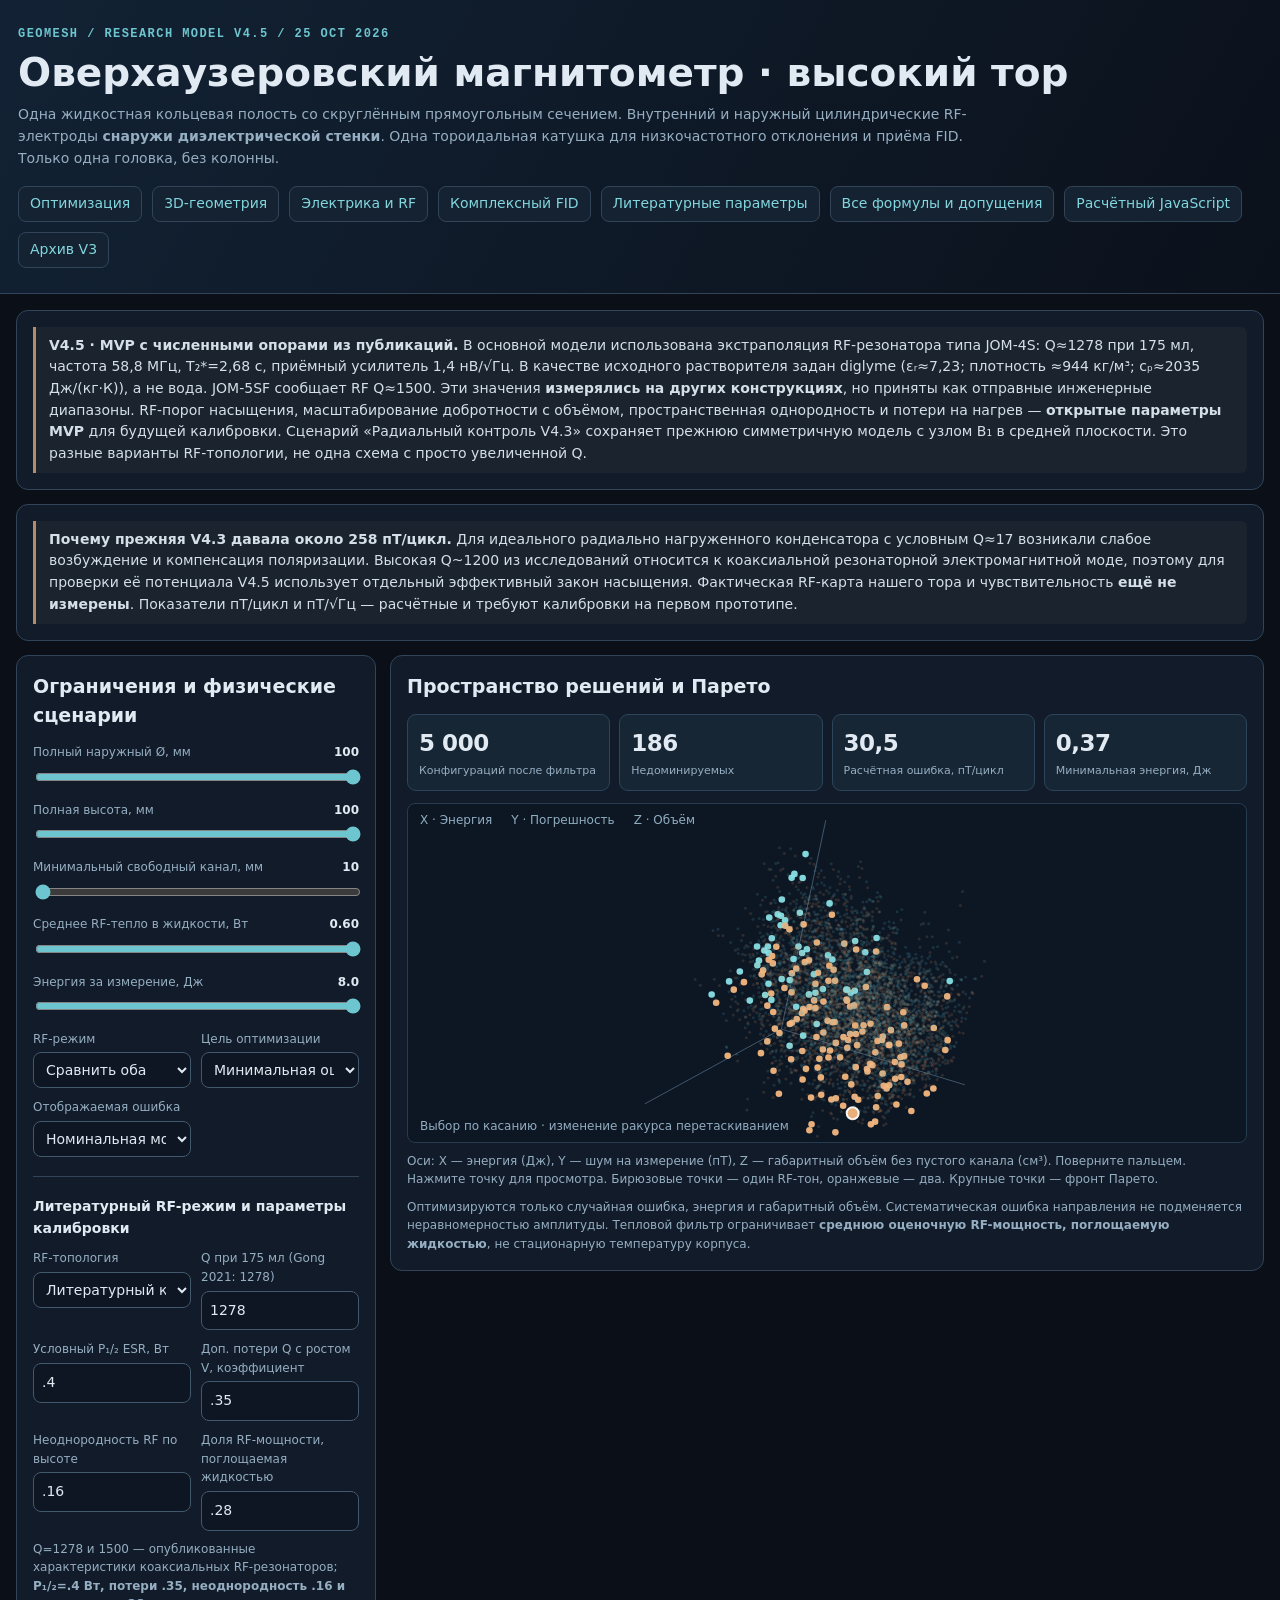
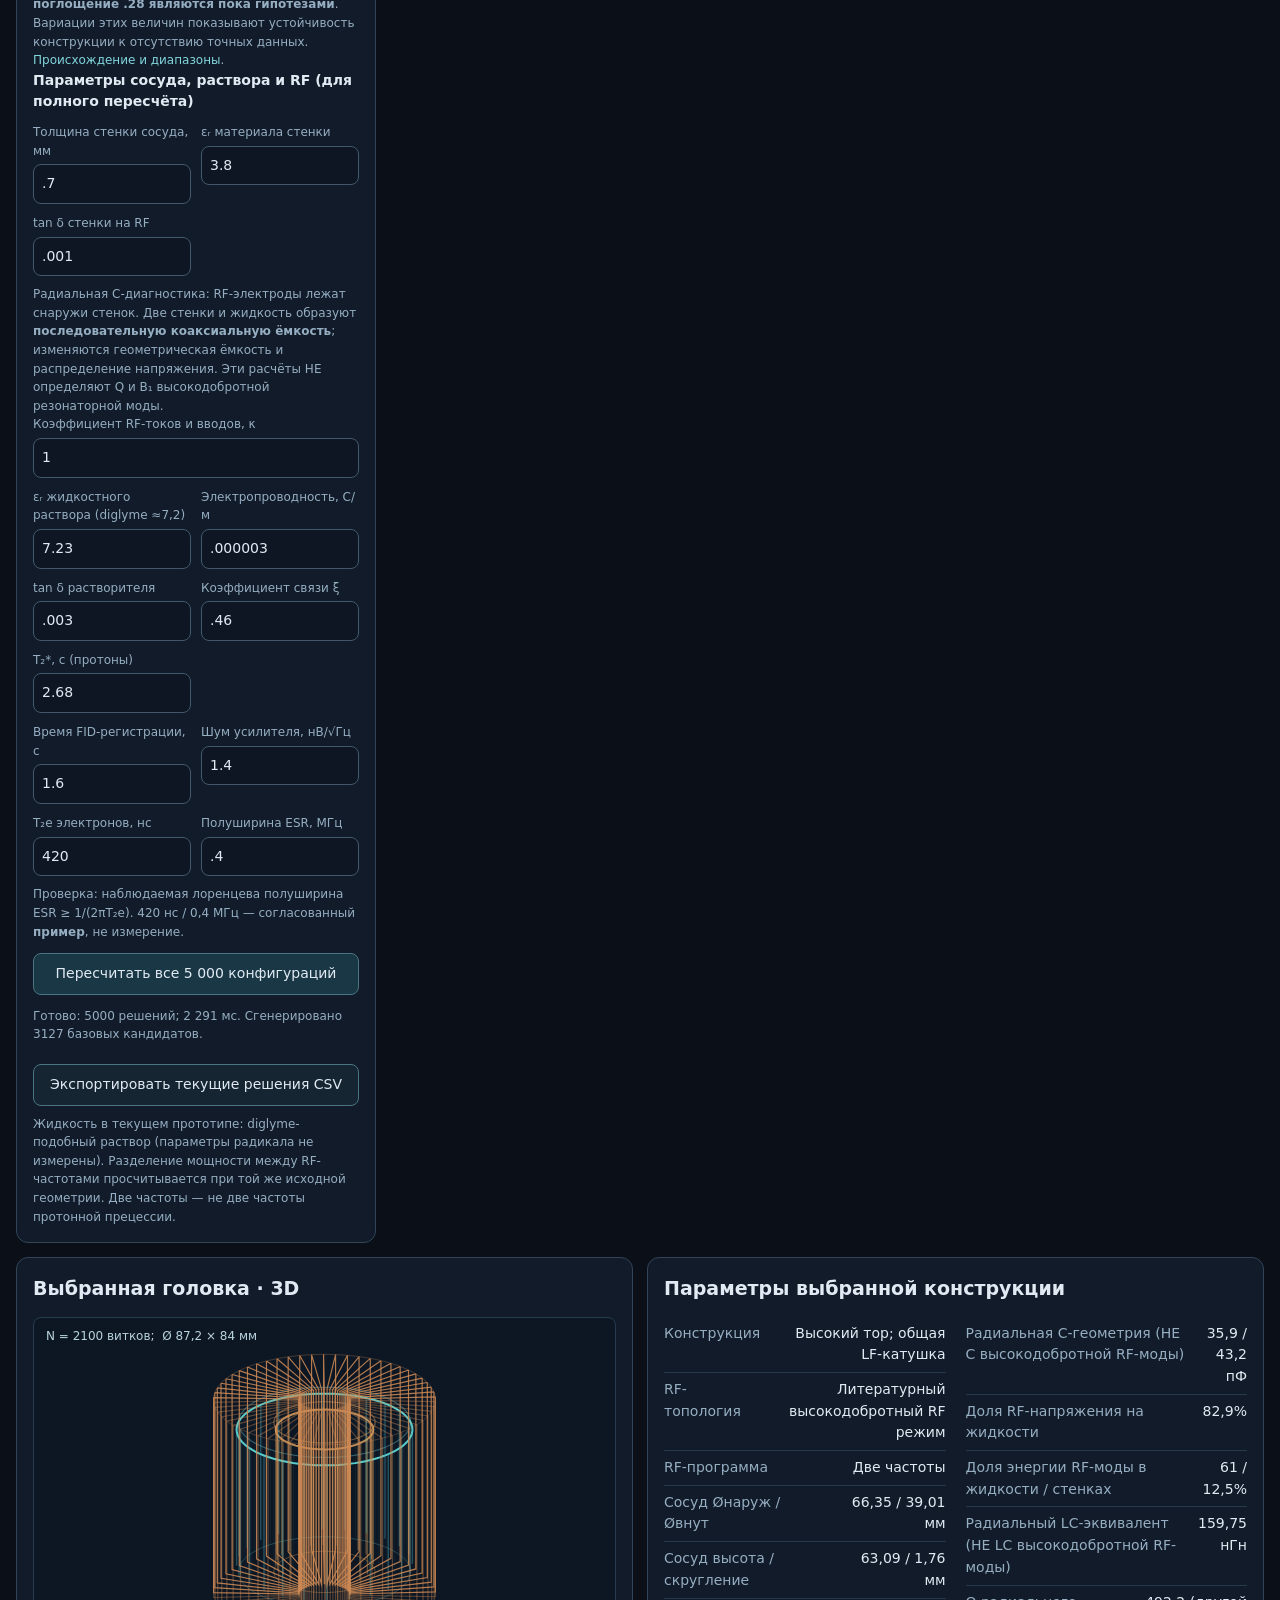
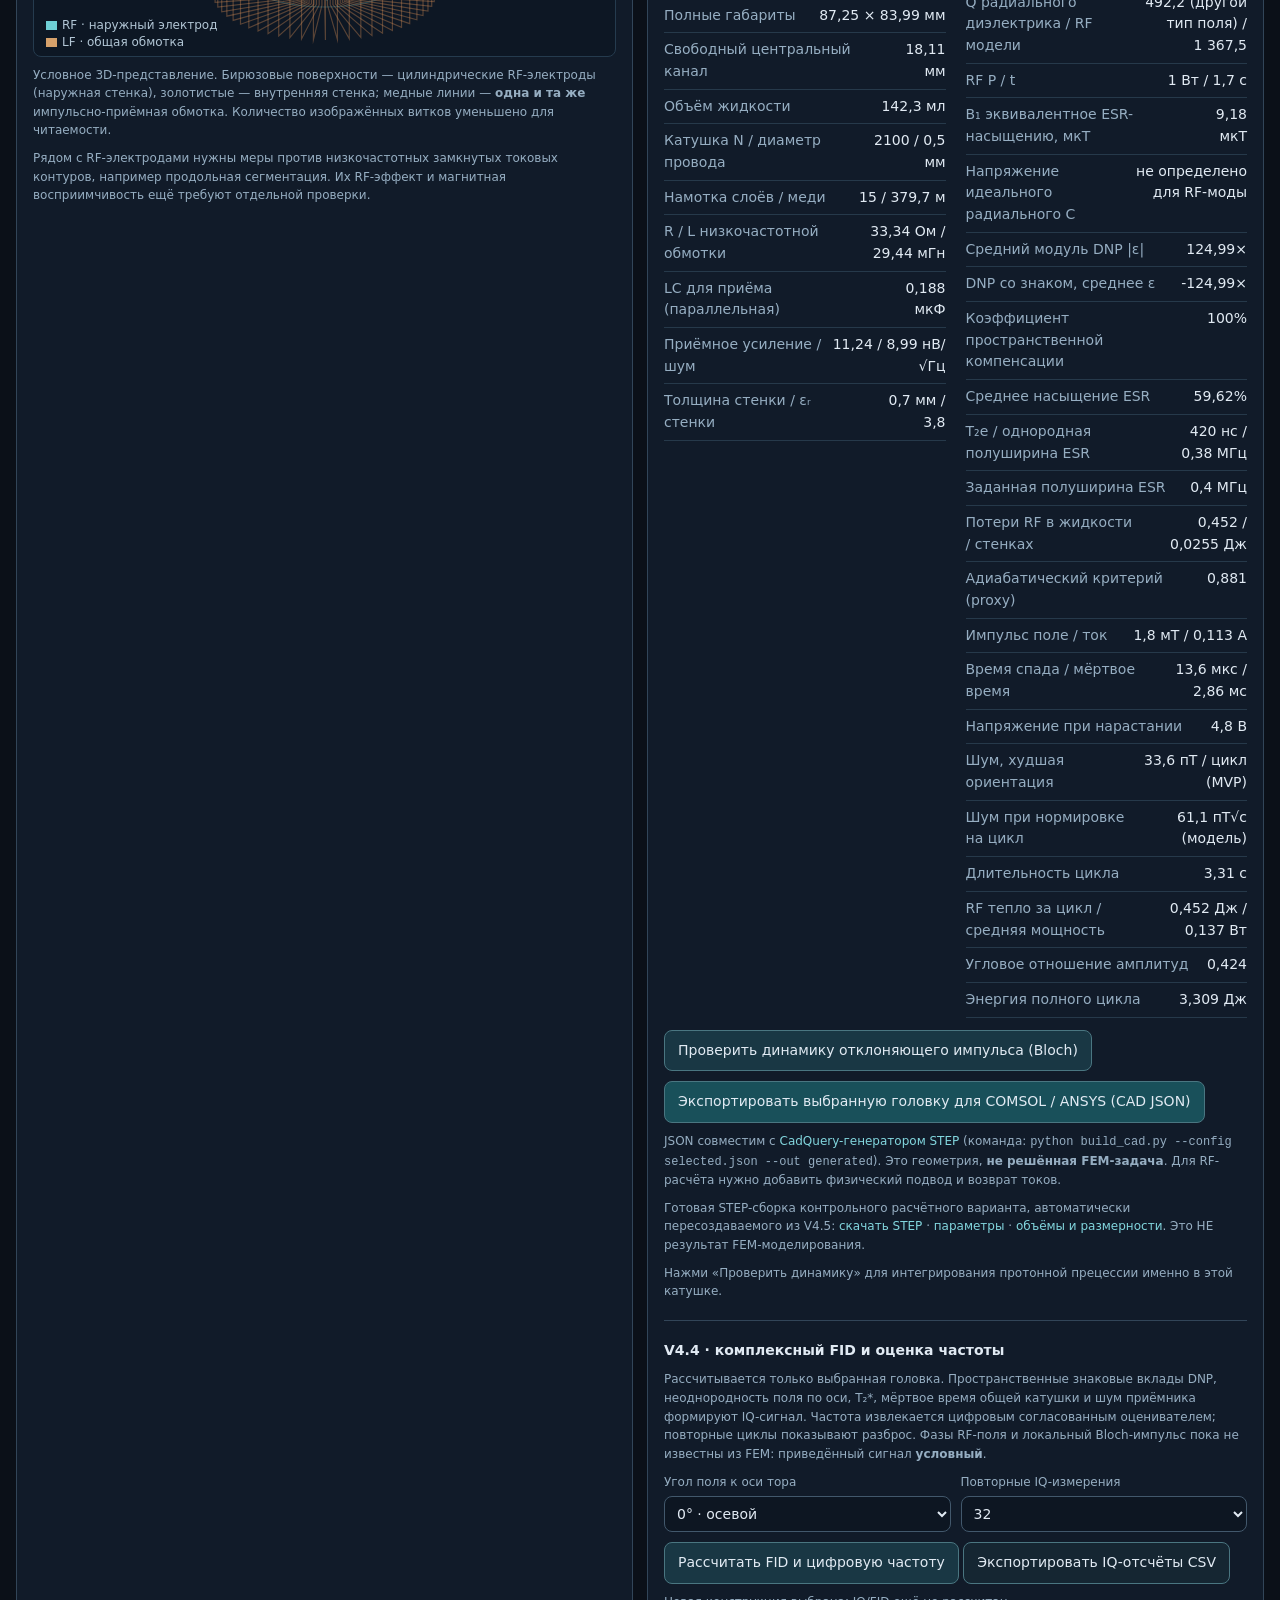
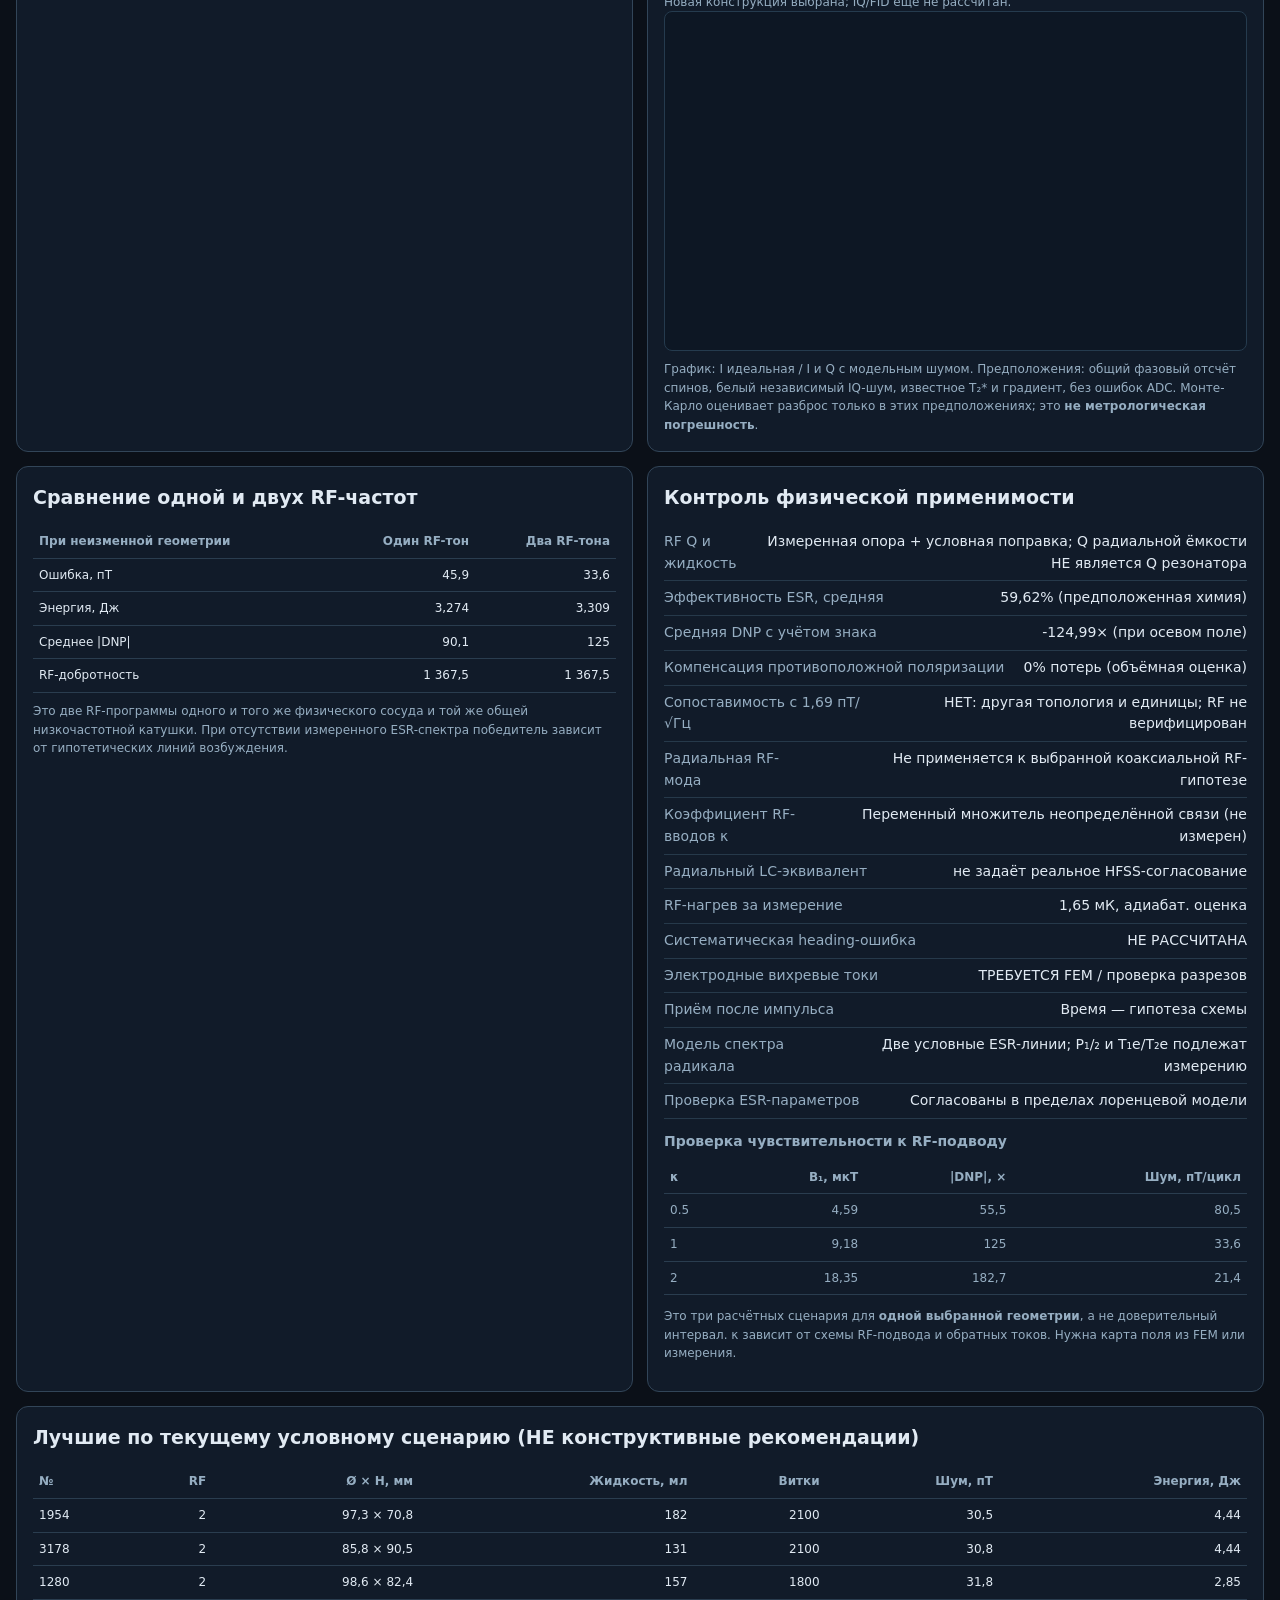
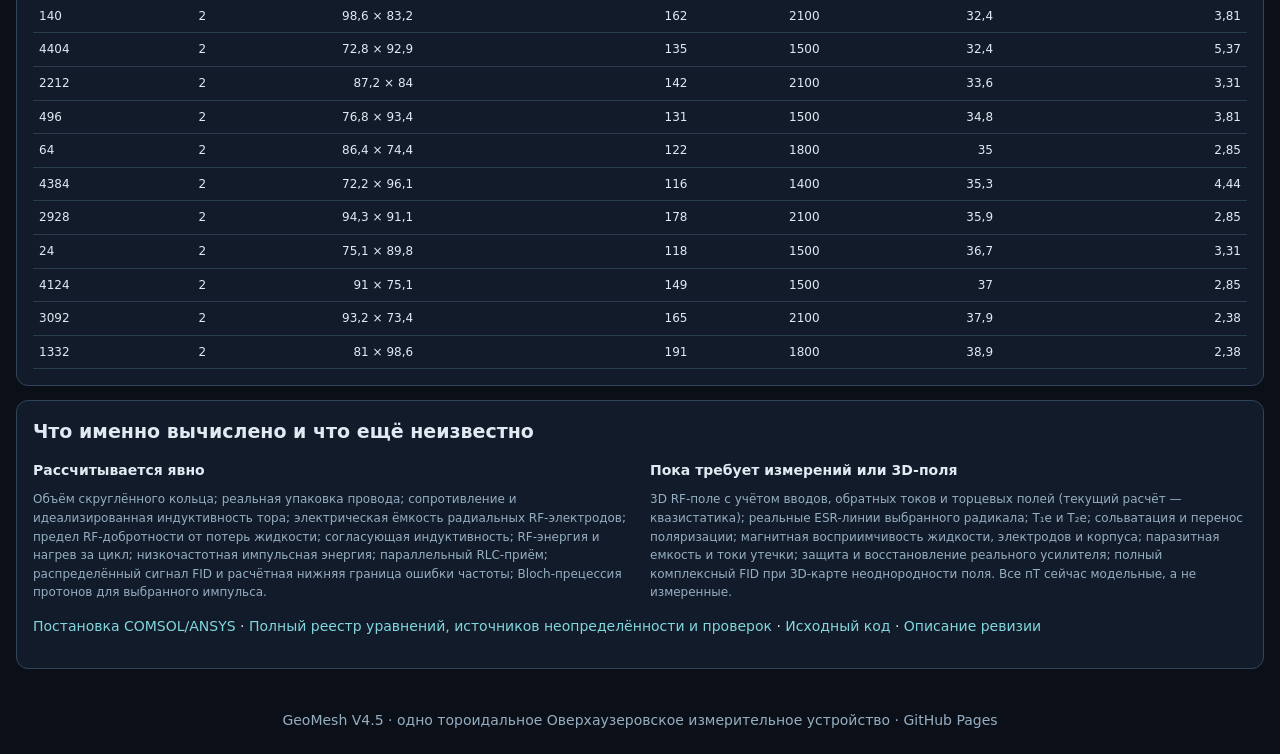
<file: index.html>
<!doctype html>
<html lang="ru"><head><meta charset="utf-8"><meta name="viewport" content="width=device-width, initial-scale=1">
<title>GeoMesh · Overhauser V4</title>
<meta http-equiv="refresh" content="0;url=./v4/">
<link rel="canonical" href="https://usernamemp.github.io/agile-final-project/v4/">
<style>body{font:16px/1.5 system-ui,sans-serif;background:#0d1720;color:#eaf6fc;max-width:650px;margin:12vh auto;padding:20px}a{color:#8ae0e0}</style></head>
<body><h1>GeoMesh Overhauser V4</h1>
<p>Открываю актуальную ревизию высокого тороидального магнитометра с общей низкочастотной катушкой.</p>
<p><a href="./v4/">Перейти в GeoMesh V4</a></p><p><a href="./v3/">Предыдущая V3</a></p>
<script>location.replace('./v4/')</script>
</body></html>
</file>
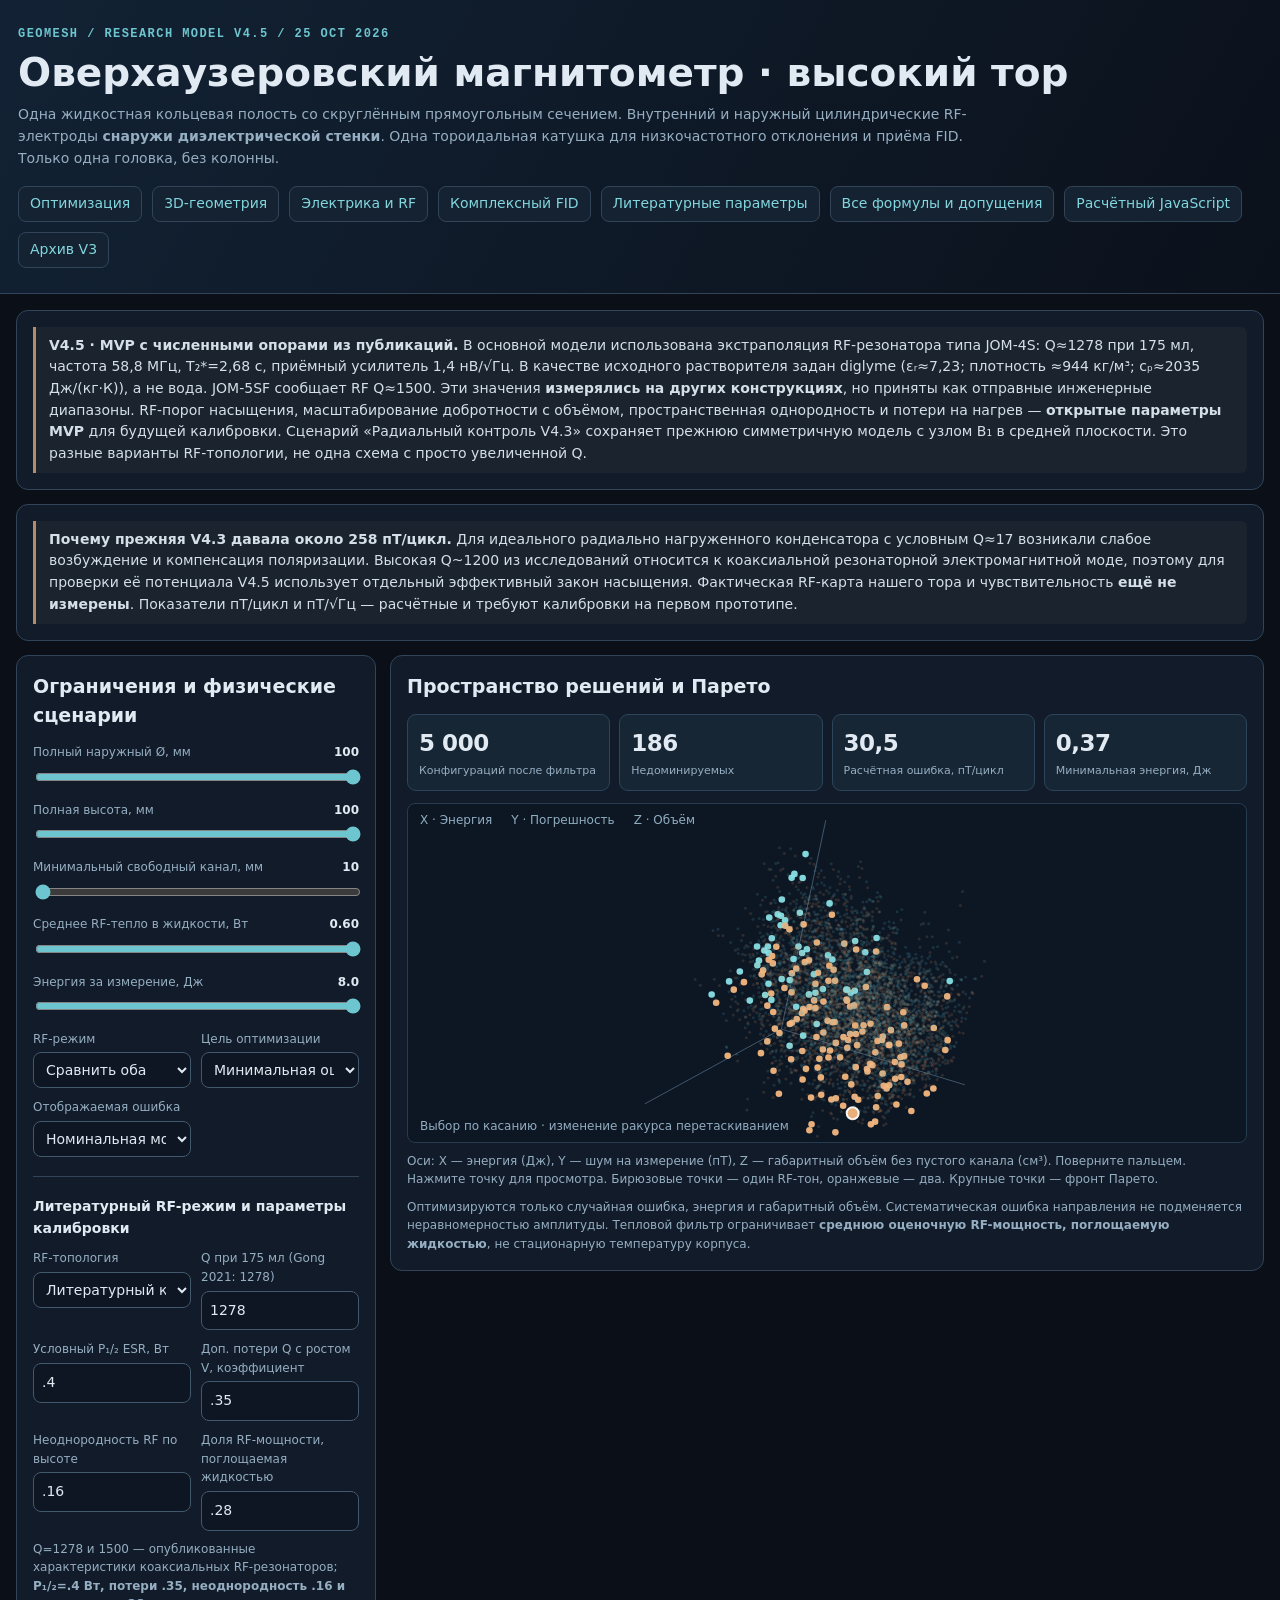
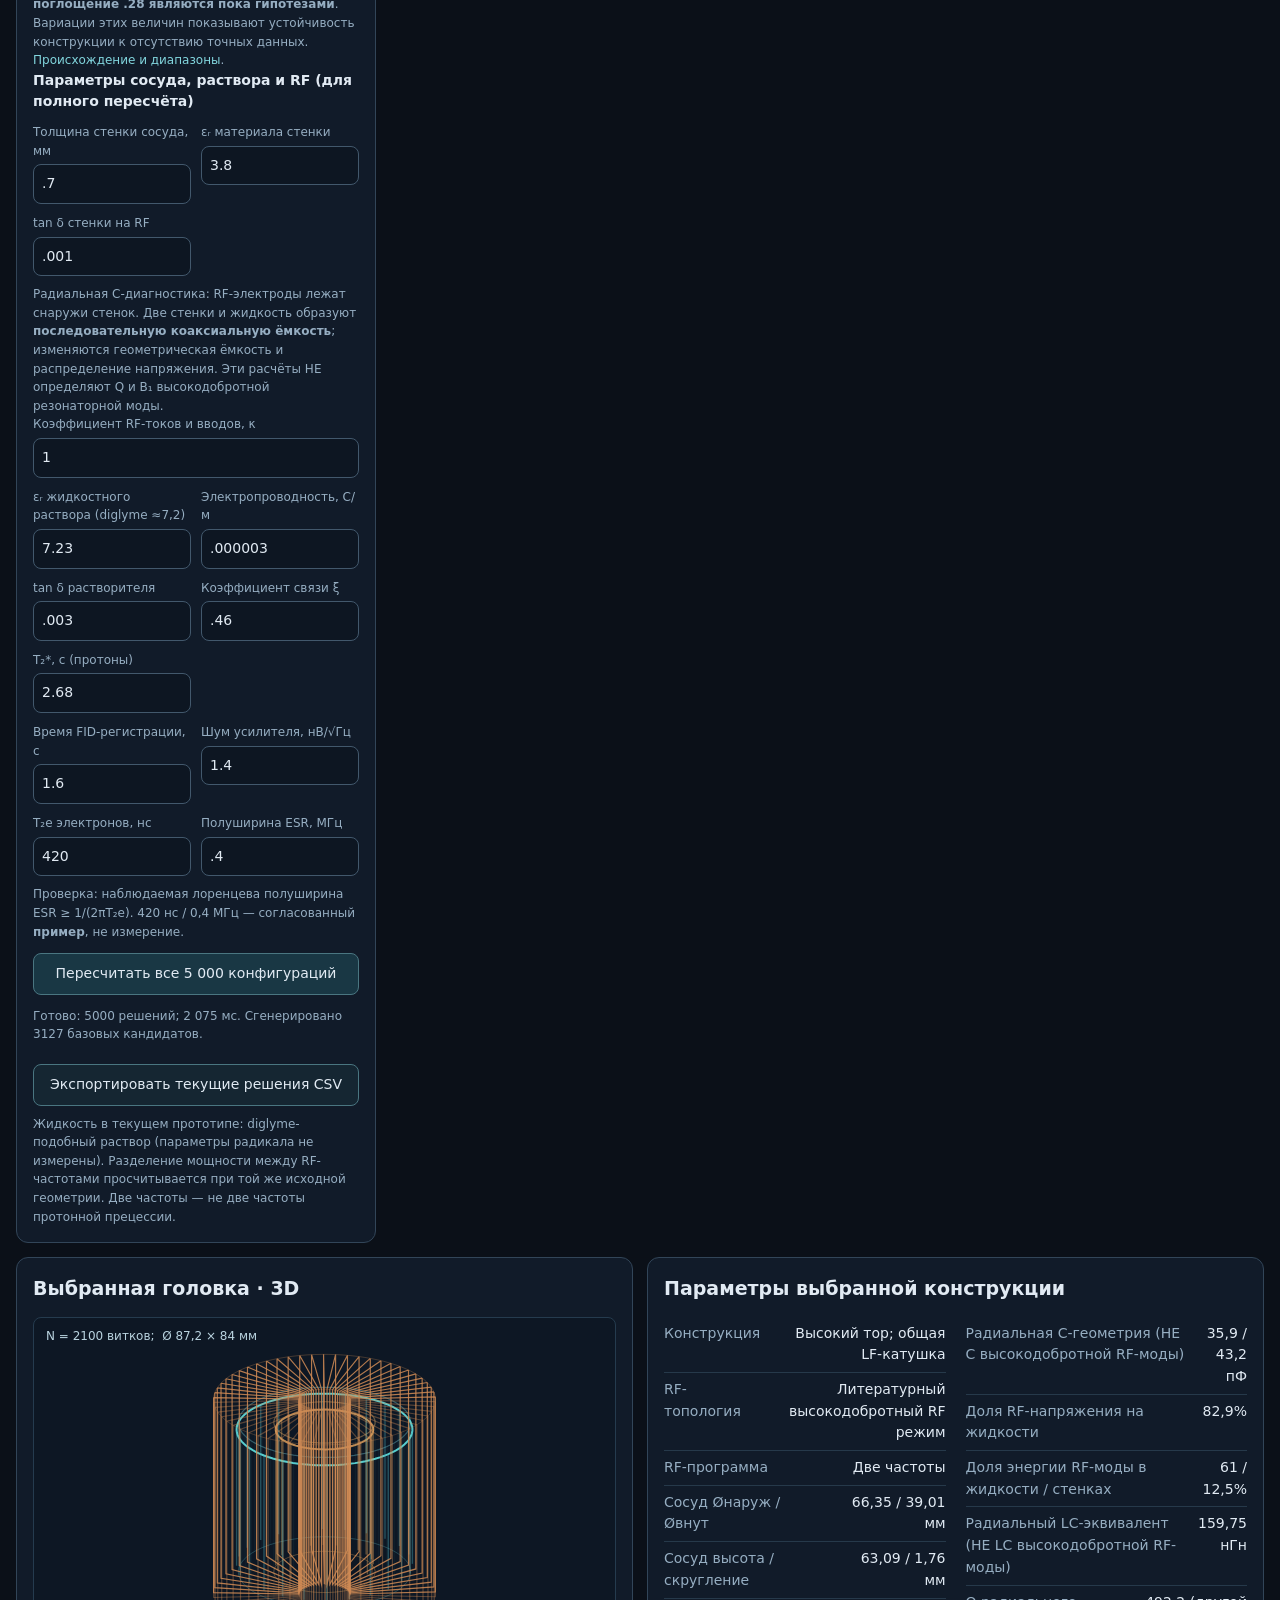
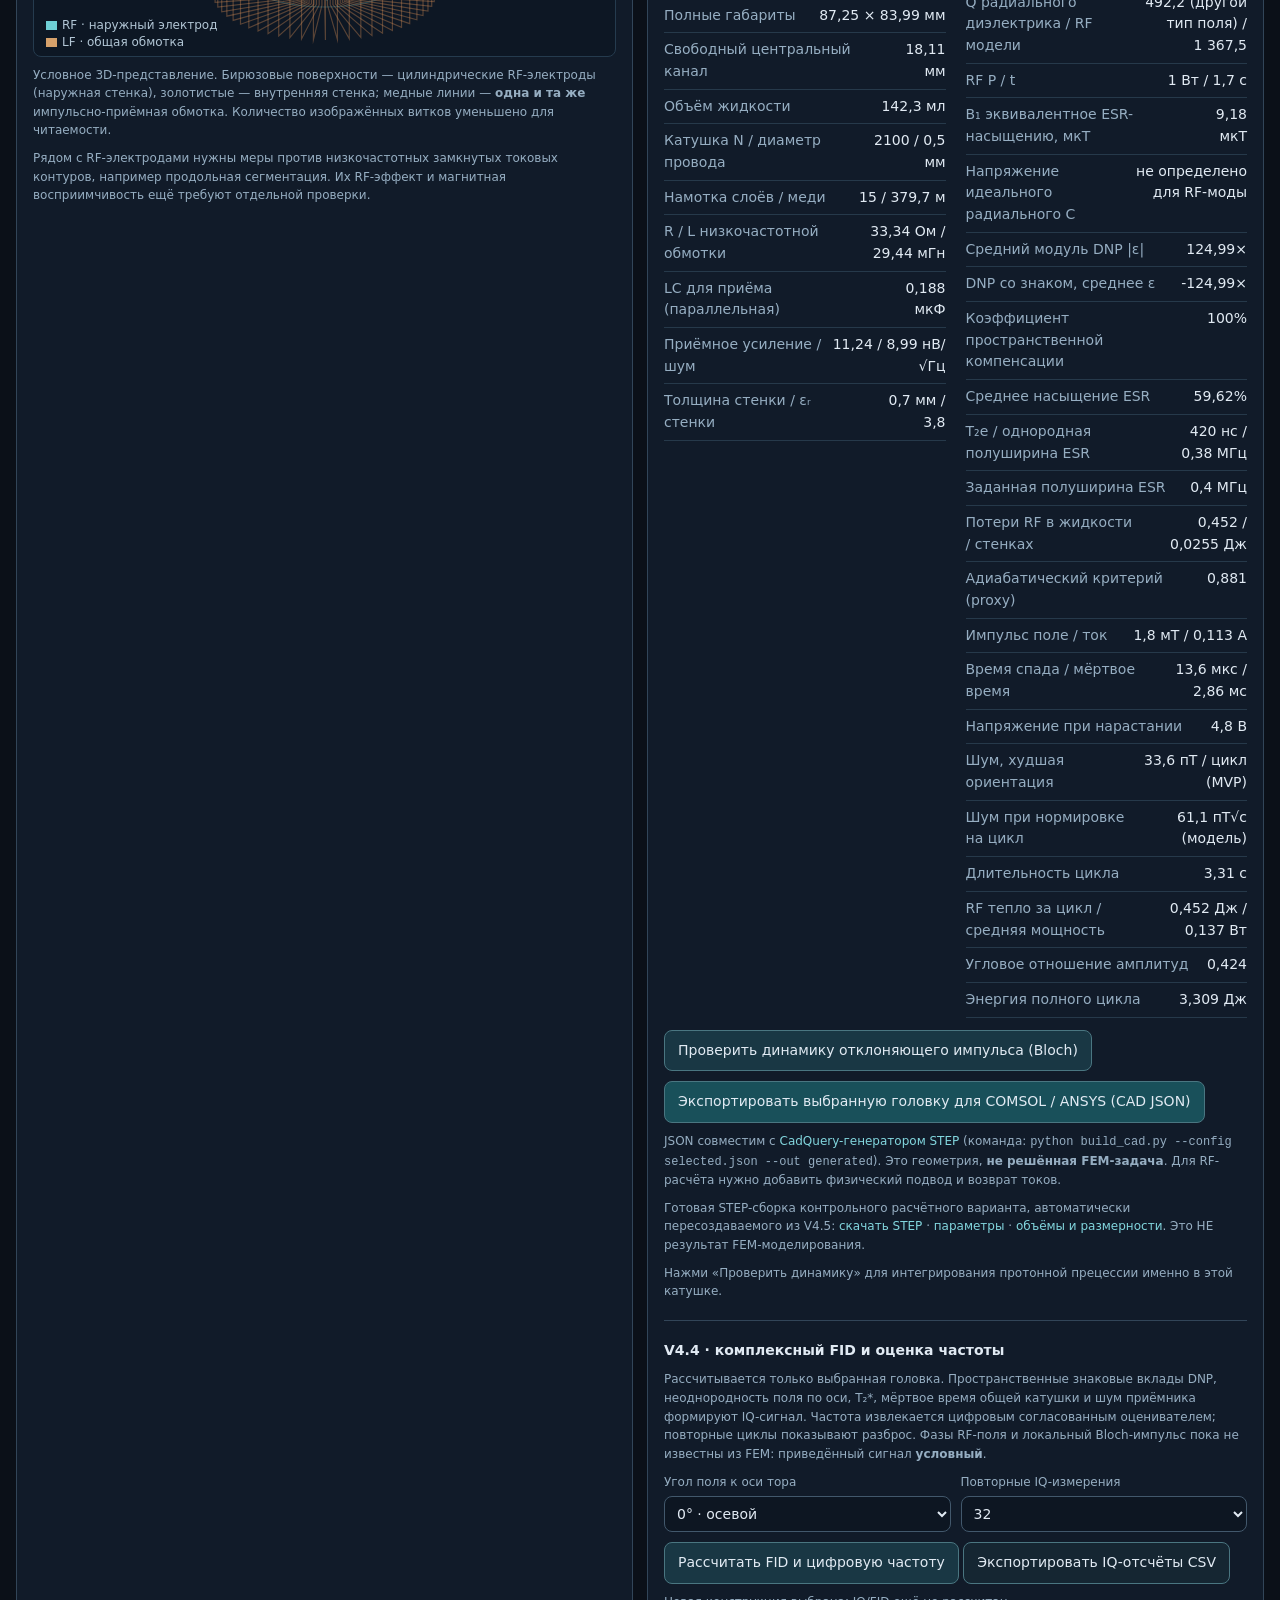
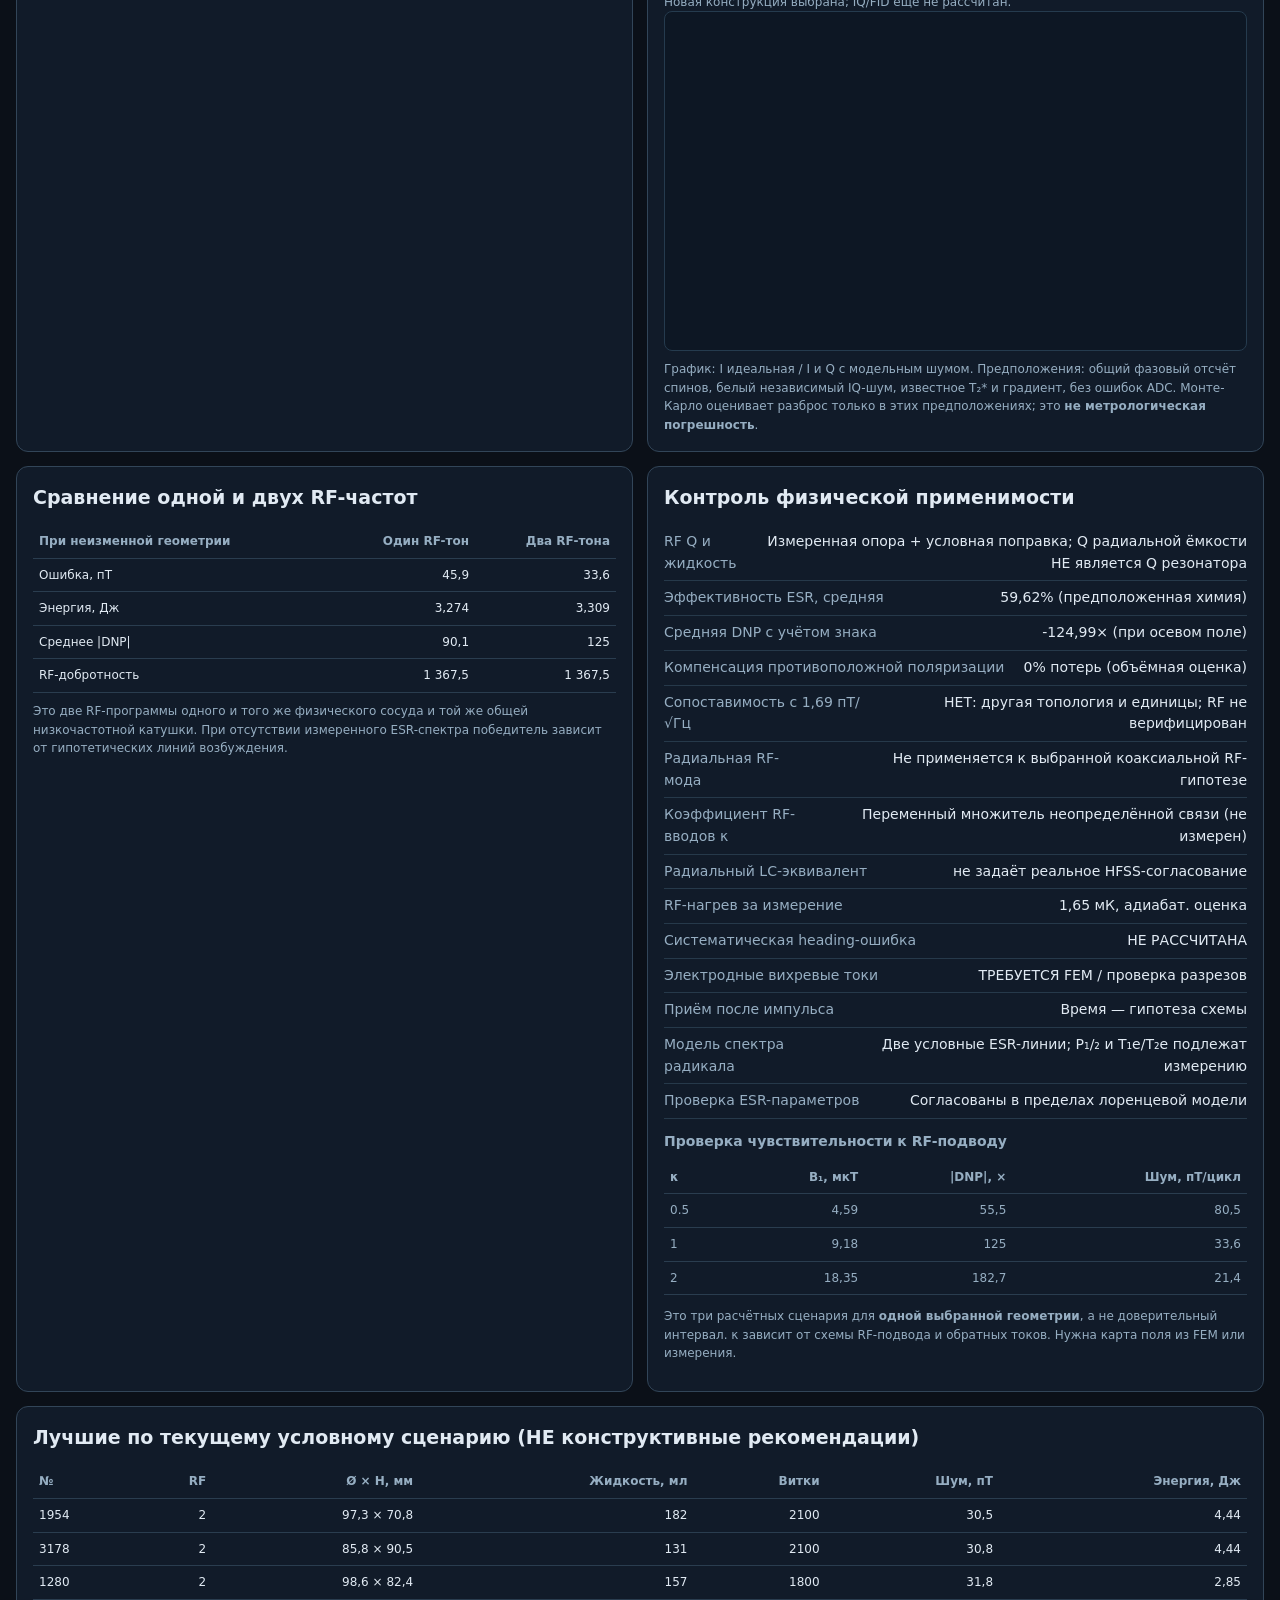
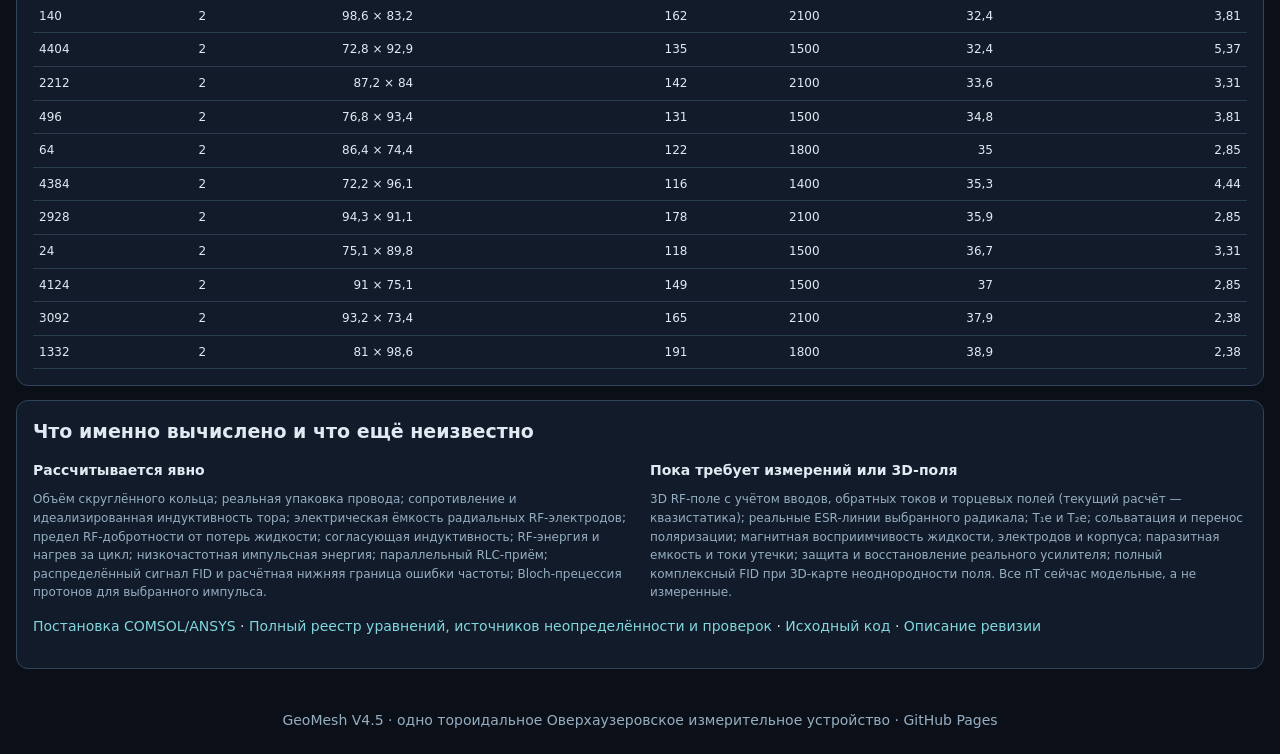
<file: v4/index.html>
<!doctype html><html lang="ru"><head><meta charset="utf-8"/>
<meta name="viewport" content="width=device-width,initial-scale=1,viewport-fit=cover"/>
<title>GeoMesh V4.3 · Overhauser FEM-ready</title>
<meta name="description" content="Исследовательская параметрическая модель одной тороидальной головки с RF-электродами на цилиндрических стенках и общей импульсно-приёмной катушкой."/>
<style>
:root{color-scheme:dark;--bg:#0b1018;--panel:#111b29;--panel2:#172433;--border:#324558;--text:#e1eaf3;--muted:#96aec2;--a:#6dc5cf;--b:#e4a06a;--grid:#4a6375}
*{box-sizing:border-box}html{scroll-behavior:smooth}body{margin:0;background:var(--bg);color:var(--text);font:14px/1.55 system-ui,-apple-system,Segoe UI,Roboto,Arial,sans-serif}
header{border-bottom:1px solid var(--border);background:linear-gradient(120deg,#122234,#0b111b);padding:25px max(18px,calc((100% - 1300px)/2))}
.topline{font:600 12px/1.5 monospace;color:var(--a);letter-spacing:.12em}h1{font-size:clamp(25px,4vw,39px);line-height:1.16;margin:7px 0 9px}header p{color:var(--muted);margin:0;max-width:1000px}
nav{display:flex;flex-wrap:wrap;gap:10px;margin-top:17px}a{color:#82d6de;text-decoration:none}a:hover{text-decoration:underline}
nav a{border:1px solid var(--border);border-radius:8px;padding:6px 11px;background:#142231}
main{max-width:1330px;margin:auto;padding:16px;display:grid;gap:14px}.panel{background:var(--panel);border:1px solid var(--border);border-radius:12px;padding:16px;min-width:0}
h2{margin:0 0 13px;font-size:19px;font-weight:680}h3{font-size:14px;margin:0 0 8px}
.sub{color:var(--muted);font-size:12px}.layout{display:grid;grid-template-columns:minmax(290px,360px) minmax(0,1fr);gap:14px;align-items:start}
.fields{display:grid;grid-template-columns:1fr 1fr;gap:10px}.field{min-width:0}.field label{display:block;color:var(--muted);font-size:12px;margin:0 0 4px}
input,select,button{font:inherit}select,input[type=number]{width:100%;color:var(--text);background:#0d1622;border:1px solid #42586c;border-radius:8px;padding:8px}
input[type=range]{width:100%;accent-color:#6dc5cf;margin-top:7px}
button{border:1px solid #4a7681;color:var(--text);background:#193744;padding:9px 13px;border-radius:8px;cursor:pointer}
button:hover{background:#28515d}button:disabled{opacity:.5;cursor:default}
.slider{margin:9px 0}.slider .row{display:flex;justify-content:space-between;gap:8px;color:var(--muted);font-size:12px}
.slider strong{color:var(--text)}
.plots{display:grid;grid-template-columns:1fr 1fr;gap:14px}
canvas{display:block;width:100%;height:340px;touch-action:pan-y;background:#0d1724;border:1px solid #253b4e;border-radius:8px}
#plot{touch-action:none}#device{touch-action:none}
.cards{display:grid;grid-template-columns:repeat(4,minmax(0,1fr));gap:9px;margin:0 0 12px}
.metric{background:#172634;border:1px solid #2c455a;border-radius:9px;padding:11px;min-width:0}
.metric .num{font-size:23px;letter-spacing:-.02em;font-weight:660;white-space:nowrap;overflow:hidden;text-overflow:ellipsis}
.metric .tag{font-size:11px;color:var(--muted)}
.details{display:grid;grid-template-columns:1fr 1fr;gap:0 20px}
.drow{padding:6px 0;border-bottom:1px solid #26394a;display:flex;justify-content:space-between;gap:10px}
.drow span:first-child{color:var(--muted)}.drow span:last-child{text-align:right;font-variant-numeric:tabular-nums}
.pill{border-radius:5px;padding:2px 7px;font-size:11px;background:#283f4c;color:#dcf4f4}
.caption{color:var(--muted);font-size:12px;margin:9px 0 0}
table{border-collapse:collapse;width:100%;font-variant-numeric:tabular-nums;font-size:12px}
td,th{border-bottom:1px solid #2a3d4f;padding:7px 6px;text-align:right}
th{color:var(--muted);font-weight:600}td:first-child,th:first-child{text-align:left}
tr.clickable{cursor:pointer}tr.clickable:hover{background:#23394a}
.crit{border-left:3px solid #b48c66;padding:8px 13px;color:#d4dfe7;background:#1a232e;border-radius:0 6px 6px 0}
.mono{font-family:ui-monospace,SFMono-Regular,Consolas,monospace;font-size:12px}
#status{font-size:12px;color:var(--muted)}.scroll{overflow:auto}
footer{padding:25px;text-align:center;color:var(--muted)}
@media(max-width:1000px){.layout{grid-template-columns:1fr}.plots{grid-template-columns:1fr 1fr}}
@media(max-width:700px){.plots{grid-template-columns:1fr}.cards{grid-template-columns:1fr 1fr}canvas{height:295px}.details{grid-template-columns:1fr}}
</style></head><body>
<header><div class="topline">GEOMESH / RESEARCH MODEL V4.5 / 25 OCT 2026</div>
<h1>Оверхаузеровский магнитометр · высокий тор</h1>
<p>Одна жидкостная кольцевая полость со скруглённым прямоугольным сечением. Внутренний и наружный цилиндрические RF-электроды <strong>снаружи диэлектрической стенки</strong>. Одна тороидальная катушка для низкочастотного отклонения и приёма FID. Только одна головка, без колонны.</p>
<nav><a href="#workspace">Оптимизация</a><a href="#device-panel">3D-геометрия</a><a href="#details-panel">Электрика и RF</a><a href="#fid-panel">Комплексный FID</a><a href="LITERATURE_PARAMETERS.md">Литературные параметры</a><a href="FORMULAS.md">Все формулы и допущения</a><a href="model.js">Расчётный JavaScript</a><a href="../v3/">Архив V3</a></nav>
</header>
<main>
<section class="panel"><div class="crit"><strong>V4.5 · MVP с численными опорами из публикаций.</strong>
В основной модели использована экстраполяция RF-резонатора типа JOM-4S: Q≈1278 при 175 мл, частота 58,8 МГц, T₂*=2,68 с, приёмный усилитель 1,4 нВ/√Гц. В качестве исходного растворителя задан diglyme (εᵣ≈7,23; плотность ≈944 кг/м³; cₚ≈2035 Дж/(кг·К)), а не вода. JOM-5SF сообщает RF Q≈1500. Эти значения <strong>измерялись на других конструкциях</strong>, но приняты как отправные инженерные диапазоны. RF-порог насыщения, масштабирование добротности с объёмом, пространственная однородность и потери на нагрев — <strong>открытые параметры MVP</strong> для будущей калибровки. Сценарий «Радиальный контроль V4.3» сохраняет прежнюю симметричную модель с узлом B₁ в средней плоскости. Это разные варианты RF-топологии, не одна схема с просто увеличенной Q.</div></section>
<section class="panel"><div class="crit"><strong>Почему прежняя V4.3 давала около 258 пТ/цикл.</strong>
Для идеального радиально нагруженного конденсатора с условным Q≈17 возникали слабое возбуждение и компенсация поляризации. Высокая Q~1200 из исследований относится к коаксиальной резонаторной электромагнитной моде, поэтому для проверки её потенциала V4.5 использует отдельный эффективный закон насыщения. Фактическая RF-карта нашего тора и чувствительность <strong>ещё не измерены</strong>. Показатели пТ/цикл и пТ/√Гц — расчётные и требуют калибровки на первом прототипе.</div></section>
<div class="layout" id="workspace">
<aside class="panel">
<h2>Ограничения и физические сценарии</h2>
<div class="slider"><div class="row"><span>Полный наружный Ø, мм</span><strong id="dMaxVal">100</strong></div><input type="range" id="dMax" min="60" max="100" value="100" step="1"/></div>
<div class="slider"><div class="row"><span>Полная высота, мм</span><strong id="hMaxVal">100</strong></div><input type="range" id="hMax" min="60" max="100" value="100" step="1"/></div>
<div class="slider"><div class="row"><span>Минимальный свободный канал, мм</span><strong id="bMinVal">10</strong></div><input type="range" id="bMin" min="10" max="40" value="10" step="1"/></div>
<div class="slider"><div class="row"><span>Среднее RF-тепло в жидкости, Вт</span><strong id="heatMaxVal">0.60</strong></div><input type="range" id="heatMax" min=".05" max=".60" value=".60" step=".01"/></div>
 <div class="slider"><div class="row"><span>Энергия за измерение, Дж</span><strong id="eMaxVal">8.0</strong></div><input type="range" id="eMax" min=".5" max="8" value="8" step=".1"/></div>
<div class="fields">
<div class="field"><label for="rfMode">RF-режим</label><select id="rfMode"><option value="all">Сравнить оба</option><option value="single">Одна частота</option><option value="dual">Две частоты</option></select></div>
<div class="field"><label for="objective">Цель оптимизации</label><select id="objective">
 <option value="shot">Минимальная ошибка за цикл</option>
 <option value="time">Чувствительность за время, пТ/√Гц</option></select></div>
 <div class="field"><label for="scenario">Отображаемая ошибка</label><select id="scenario"><option value="nominal">Номинальная модель</option><option value="stress">Условный стресс-сценарий</option></select></div>
</div>
<hr style="border:0;border-top:1px solid var(--border);margin:19px 0"/>
<h3>Литературный RF-режим и параметры калибровки</h3>
<div class="fields" style="margin-top:10px">
<div class="field"><label for="rfArchitecture">RF-топология</label><select id="rfArchitecture">
<option value="literature">Литературный коаксиальный (MVP)</option><option value="radial">Радиальный контроль V4.3</option>
</select></div>
<div class="field"><label for="rfQReference">Q при 175 мл (Gong 2021: 1278)</label><input id="rfQReference" type="number" min="150" max="2500" value="1278" step="50"/></div>
<div class="field"><label for="rfSaturationPowerW">Условный P₁/₂ ESR, Вт</label><input id="rfSaturationPowerW" type="number" min=".05" max="2" value=".4" step=".05"/></div>
<div class="field"><label for="rfVolumeLoss">Доп. потери Q с ростом V, коэффициент</label><input id="rfVolumeLoss" type="number" min="0" max="2" value=".35" step=".05"/></div>
<div class="field"><label for="rfAxialNonuniformity">Неоднородность RF по высоте</label><input id="rfAxialNonuniformity" type="number" min="0" max=".8" value=".16" step=".05"/></div>
<div class="field"><label for="rfLiquidLossFraction">Доля RF-мощности, поглощаемая жидкостью</label><input id="rfLiquidLossFraction" type="number" min=".02" max=".9" value=".28" step=".02"/></div>
</div>
<p class="caption">Q=1278 и 1500 — опубликованные характеристики коаксиальных RF-резонаторов; <b>P₁/₂=.4 Вт, потери .35, неоднородность .16 и поглощение .28 являются пока гипотезами</b>. Вариации этих величин показывают устойчивость конструкции к отсутствию точных данных. <a href="LITERATURE_PARAMETERS.md">Происхождение и диапазоны</a>.</p>
<h3>Параметры сосуда, раствора и RF (для полного пересчёта)</h3>
<div class="fields" style="margin-top:10px">
<div class="field"><label for="vesselWallMM">Толщина стенки сосуда, мм</label><input id="vesselWallMM" type="number" min=".3" max="1.2" value=".7" step=".1"/></div>
<div class="field"><label for="vesselEpsilonR">εᵣ материала стенки</label><input id="vesselEpsilonR" type="number" min="2" max="10" value="3.8" step=".1"/></div>
<div class="field"><label for="vesselTanDelta">tan δ стенки на RF</label><input id="vesselTanDelta" type="number" min="0" max=".03" value=".001" step=".001"/></div>
</div>
<p class="caption">Радиальная C-диагностика: RF-электроды лежат снаружи стенок. Две стенки и жидкость образуют <strong>последовательную коаксиальную ёмкость</strong>; изменяются геометрическая ёмкость и распределение напряжения. Эти расчёты НЕ определяют Q и B₁ высокодобротной резонаторной моды.</p>
<div class="field"><label for="feedFactor">Коэффициент RF-токов и вводов, κ</label><input id="feedFactor" type="number" value="1" min=".1" max="2" step=".1"/></div>
<div class="fields" style="margin-top:10px">
<div class="field"><label for="epsilonR">εᵣ жидкостного раствора (diglyme ≈7,2)</label><input id="epsilonR" type="number" min="2" max="90" value="7.23" step=".1"/></div>
<div class="field"><label for="conductivity">Электропроводность, С/м</label><input id="conductivity" type="number" min="0" max=".2" value=".000003" step=".000001"/></div>
<div class="field"><label for="lossTangent">tan δ растворителя</label><input id="lossTangent" type="number" min=".0001" max=".3" value=".003" step=".001"/></div>
<div class="field"><label for="xi">Коэффициент связи ξ</label><input id="xi" type="number" min=".01" max="1" value=".46" step=".02"/></div>
<div class="field"><label for="T2star">T₂*, с (протоны)</label><input id="T2star" type="number" min=".1" max="8" value="2.68" step=".1"/></div>
</div>
<div class="fields" style="margin-top:10px">
<div class="field"><label for="readS">Время FID-регистрации, с</label><input id="readS" type="number" min=".5" max="5" value="1.6" step=".2"/></div>
<div class="field"><label for="ampNV">Шум усилителя, нВ/√Гц</label><input id="ampNV" type="number" min=".3" max="5" value="1.4" step=".1"/></div>
<div class="field"><label for="t2eNs">T₂e электронов, нс</label><input id="t2eNs" type="number" min="30" max="2000" value="420" step="10"/></div>
<div class="field"><label for="esrWidthMHz">Полуширина ESR, МГц</label><input id="esrWidthMHz" type="number" min=".1" max="12" value=".4" step=".1"/></div>
</div><p class="caption">Проверка: наблюдаемая лоренцева полуширина ESR ≥ 1/(2πT₂e). 420 нс / 0,4 МГц — согласованный <strong>пример</strong>, не измерение.</p>
<button style="width:100%;margin-top:12px" id="rebuild">Пересчитать все 5 000 конфигураций</button>
<p id="status">Подготовка модели…</p>
<button id="export" style="width:100%;margin-top:8px;background:#152632">Экспортировать текущие решения CSV</button>
<p class="caption">Жидкость в текущем прототипе: diglyme-подобный раствор (параметры радикала не измерены). Разделение мощности между RF-частотами просчитывается при той же исходной геометрии. Две частоты — не две частоты протонной прецессии.</p>
</aside>
<section class="panel">
<h2>Пространство решений и Парето</h2>
<div class="cards">
<div class="metric"><div class="num" id="count">—</div><div class="tag">Конфигураций после фильтра</div></div>
<div class="metric"><div class="num" id="frontcount">—</div><div class="tag">Недоминируемых</div></div>
<div class="metric"><div class="num" id="besterror">—</div><div class="tag"><span id="besterrorunit">Сценарный шум, пТ/цикл</span></div></div>
<div class="metric"><div class="num" id="bestenergy">—</div><div class="tag">Минимальная энергия, Дж</div></div>
</div>
<canvas id="plot" aria-label="Вращаемое трёхмерное облако решений Парето"></canvas>
<p class="caption">Оси: X — энергия (Дж), Y — шум на измерение (пТ), Z — габаритный объём без пустого канала (см³). Поверните пальцем. Нажмите точку для просмотра. Бирюзовые точки — один RF-тон, оранжевые — два. Крупные точки — фронт Парето.</p>
<p class="caption">Оптимизируются только случайная ошибка, энергия и габаритный объём. Систематическая ошибка направления не подменяется неравномерностью амплитуды. Тепловой фильтр ограничивает <strong>среднюю оценочную RF-мощность, поглощаемую жидкостью</strong>, не стационарную температуру корпуса.</p>
</section></div>
<div class="plots">
<section class="panel" id="device-panel"><h2>Выбранная головка · 3D</h2>
<canvas id="device" aria-label="Вращаемая трёхмерная схема кольцевой головки"></canvas>
<p class="caption">Условное 3D-представление. Бирюзовые поверхности — цилиндрические RF-электроды (наружная стенка), золотистые — внутренняя стенка; медные линии — <strong>одна и та же</strong> импульсно-приёмная обмотка. Количество изображённых витков уменьшено для читаемости.</p>
<p class="caption">Рядом с RF-электродами нужны меры против низкочастотных замкнутых токовых контуров, например продольная сегментация. Их RF-эффект и магнитная восприимчивость ещё требуют отдельной проверки.</p>
</section>
<section class="panel" id="details-panel"><h2>Параметры выбранной конструкции</h2>
<div id="chosen">Выберите точку Парето.</div>
<button id="spinTest" style="margin-top:12px">Проверить динамику отклоняющего импульса (Bloch)</button>
<button id="exportCad" style="margin-top:10px;background:#19505a">Экспортировать выбранную головку для COMSOL / ANSYS (CAD JSON)</button>
<p class="caption">JSON совместим с <a href="fem/build_cad.py">CadQuery-генератором STEP</a> (команда: <code>python build_cad.py --config selected.json --out generated</code>). Это геометрия, <strong>не решённая FEM-задача</strong>. Для RF-расчёта нужно добавить физический подвод и возврат токов.</p>
<p class="caption">Готовая STEP-сборка контрольного расчётного варианта, автоматически пересоздаваемого из V4.5: <a href="fem/selected_90mm_4J/GeoMesh_V4_FEM_assembly.step" download>скачать STEP</a> · <a href="fem/selected_90mm_4J/candidate_config.json">параметры</a> · <a href="fem/selected_90mm_4J/geometry_manifest.json">объёмы и размерности</a>. Это НЕ результат FEM-моделирования.</p>
<p id="spinResults" class="caption">Расчёт выбранного импульса выполняется отдельно; исходный фронт использует ускоренную оценку адиабатичности.</p>
<hr style="border:0;border-top:1px solid var(--border);margin:19px 0"/>
<h3 id="fid-panel">V4.4 · комплексный FID и оценка частоты</h3>
<p class="caption">Рассчитывается только выбранная головка. Пространственные знаковые вклады DNP, неоднородность поля по оси, T₂*, мёртвое время общей катушки и шум приёмника формируют IQ-сигнал. Частота извлекается цифровым согласованным оценивателем; повторные циклы показывают разброс. Фазы RF-поля и локальный Bloch-импульс пока не известны из FEM: приведённый сигнал <strong>условный</strong>.</p>
<div class="fields" style="margin-top:10px">
<div class="field"><label for="fidAngle">Угол поля к оси тора</label><select id="fidAngle"><option value="0">0° · осевой</option><option value="45">45°</option><option value="90">90° · поперечный</option></select></div>
<div class="field"><label for="fidCycles">Повторные IQ-измерения</label><select id="fidCycles"><option value="16">16</option><option value="32" selected>32</option><option value="64">64</option></select></div>
</div>
<button id="fidRun" style="margin-top:10px">Рассчитать FID и цифровую частоту</button>
<button id="fidExport" style="margin-top:8px;background:#152632">Экспортировать IQ-отсчёты CSV</button>
<p class="caption" id="fidResults">Расчёт по выбранной конструкции ещё не запускался.</p>
<canvas id="fidPlot" aria-label="Комплексный FID: идеальная I, зашумлённые I/Q"></canvas>
<p class="caption">График: I идеальная / I и Q с модельным шумом. Предположения: общий фазовый отсчёт спинов, белый независимый IQ-шум, известное T₂* и градиент, без ошибок ADC. Монте-Карло оценивает разброс только в этих предположениях; это <strong>не метрологическая погрешность</strong>.</p>
</section>
</div>
<div class="plots">
<section class="panel"><h2>Сравнение одной и двух RF-частот</h2><div id="pair"></div><p class="caption">Это две RF-программы одного и того же физического сосуда и той же общей низкочастотной катушки. При отсутствии измеренного ESR-спектра победитель зависит от гипотетических линий возбуждения.</p></section>
<section class="panel"><h2>Контроль физической применимости</h2><div id="quality"></div><div class="caption" id="kappaTest" style="margin-top:12px"></div></section>
</div>
<section class="panel"><h2>Лучшие по текущему условному сценарию (НЕ конструктивные рекомендации)</h2><div class="scroll"><table><thead><tr><th>№</th><th>RF</th><th>Ø × H, мм</th><th>Жидкость, мл</th><th>Витки</th><th>Шум, пТ</th><th>Энергия, Дж</th></tr></thead><tbody id="winners"></tbody></table></div></section>
<section class="panel"><h2>Что именно вычислено и что ещё неизвестно</h2>
<div class="details">
<div><h3>Рассчитывается явно</h3><p class="caption">Объём скруглённого кольца; реальная упаковка провода; сопротивление и идеализированная индуктивность тора; электрическая ёмкость радиальных RF-электродов; предел RF-добротности от потерь жидкости; согласующая индуктивность; RF-энергия и нагрев за цикл; низкочастотная импульсная энергия; параллельный RLC-приём; распределённый сигнал FID и расчётная нижняя граница ошибки частоты; Bloch-прецессия протонов для выбранного импульса.</p></div>
<div><h3>Пока требует измерений или 3D-поля</h3><p class="caption">3D RF-поле с учётом вводов, обратных токов и торцевых полей (текущий расчёт — квазистатика); реальные ESR-линии выбранного радикала; T₁e и T₂e; сольватация и перенос поляризации; магнитная восприимчивость жидкости, электродов и корпуса; паразитная емкость и токи утечки; защита и восстановление реального усилителя; полный комплексный FID при 3D-карте неоднородности поля. Все пТ сейчас модельные, а не измеренные.</p></div>
</div>
<p><a href="fem/README.md">Постановка COMSOL/ANSYS</a> · <a href="FORMULAS.md">Полный реестр уравнений, источников неопределённости и проверок</a> · <a href="model.js">Исходный код</a> · <a href="README.md">Описание ревизии</a></p>
</section></main><footer>GeoMesh V4.5 · одно тороидальное Оверхаузеровское измерительное устройство · GitHub Pages</footer>
<script src="model.js?v=4.5.0"></script><script src="fid.js?v=4.5.0"></script><script>
(function(){
"use strict";
const PI=Math.PI, $=s=>document.getElementById(s), M=window.GeoMeshV4, F=window.GeoMeshV4FID;
let dataset=[],visible=[],front=[],selected=null,currentCfg={},stats={},scenario='nominal',lastFid=null;
let yaw=.64,pitch=.42,deviceYaw=.55,devicePitch=.42,plotPins=[];
const fmt=(n,d=2)=>Number.isFinite(Number(n))?Number(n).toLocaleString('ru-RU',{maximumFractionDigits:d,minimumFractionDigits:0}):'—';
const modeName=m=>m==='dual'?'Две частоты':'Одна частота';
const errorKey=()=>$('objective').value==='time'?
 (scenario==='stress'?'conservativePTsqrtHz':'resolutionPTsqrtHz'):
 (scenario==='stress'?'conservativePT':'errorPT');
function packInputs(){
 return {rfArchitecture:$('rfArchitecture').value,
  rfQReference:Number($('rfQReference').value),
  rfSaturationPowerW:Number($('rfSaturationPowerW').value),
  rfVolumeLoss:Number($('rfVolumeLoss').value),
  rfAxialNonuniformity:Number($('rfAxialNonuniformity').value),
  rfLiquidLossFraction:Number($('rfLiquidLossFraction').value),
  ampNV:Number($('ampNV').value),readS:Number($('readS').value),
  vesselWallMM:Number($('vesselWallMM').value),vesselEpsilonR:Number($('vesselEpsilonR').value),
 vesselTanDelta:Number($('vesselTanDelta').value),
 feedFactor:Number($('feedFactor').value),epsilonR:Number($('epsilonR').value),conductivity:Number($('conductivity').value),
 lossTangent:Number($('lossTangent').value),xi:Number($('xi').value),T2star:Number($('T2star').value),
  t2e:Number($('t2eNs').value)*1e-9,esrWidthMHz:Number($('esrWidthMHz').value)};
}
function validInputs(c){
 return ['literature','radial'].includes(c.rfArchitecture)&&
  c.rfQReference>=150&&c.rfQReference<=2500&&
  c.rfSaturationPowerW>=.05&&c.rfSaturationPowerW<=2&&
  c.rfVolumeLoss>=0&&c.rfVolumeLoss<=2&&
  c.rfAxialNonuniformity>=0&&c.rfAxialNonuniformity<=.8&&
  c.rfLiquidLossFraction>=.02&&c.rfLiquidLossFraction<=.9&&
  c.ampNV>=.3&&c.ampNV<=5&&c.readS>=.5&&c.readS<=5&&
  c.vesselWallMM>=.3&&c.vesselWallMM<=1.2&&
 c.vesselEpsilonR>=2&&c.vesselEpsilonR<=10&&c.vesselTanDelta>=0&&c.vesselTanDelta<=.03&&
 c.feedFactor>=.1&&c.feedFactor<=2&&c.epsilonR>=2&&c.epsilonR<=90&&c.conductivity>=0&&c.conductivity<=.2&&
 c.lossTangent>=.0001&&c.lossTangent<=.3&&c.xi>=.01&&c.xi<=1&&c.T2star>=.1&&c.T2star<=8&&
  c.t2e>=30e-9&&c.t2e<=2000e-9&&c.esrWidthMHz>=.1&&c.esrWidthMHz<=12&&
   c.esrWidthMHz+1e-8>=1/(2*Math.PI*c.t2e*1e6);
}
function clear(){selected=null;dataset=[];visible=[];front=[];$('chosen').textContent='Нет рассчитанных конструкций'}
function rebuild(){
 let c=packInputs();if(!validInputs(c)){$('status').textContent='Несогласованность ESR: полуширина должна быть ≥ 1/(2π T₂e); проверь также диапазоны';return}
 $('rebuild').disabled=true;$('status').textContent='Расчёт 5 000 вариантов (одна LF-катушка × два RF-режима)…';
 setTimeout(function(){
 try{const s=performance.now(),data=M.build(c,2500,20261025);dataset=data.points;stats=data.stats;currentCfg=c;
 $('status').textContent='Готово: '+dataset.length+' решений; '+fmt(performance.now()-s,0)+' мс. Сгенерировано '+stats.trials+' базовых кандидатов.';
 applyFilters(true);
 }catch(e){$('status').textContent='Ошибка расчёта: '+e.message;console.error(e)}
 finally{$('rebuild').disabled=false}
 },40);
}
function applyFilters(reset){
 if(!dataset.length)return;
 const d=Number($('dMax').value),h=Number($('hMax').value),
 bore=Number($('bMin').value),en=Number($('eMax').value),maxHeat=Number($('heatMax').value),mode=$('rfMode').value;
 scenario=$('scenario').value;
 visible=dataset.filter(p=>p.od<=d&&p.hh<=h&&p.bore>=bore&&p.energyJ<=en&&p.thermalMeanW<=maxHeat&&(mode==='all'||p.mode===mode));
 front=M.pareto(visible,scenario==='stress',$('objective').value);
 const key=errorKey();
 $('besterrorunit').textContent=$('objective').value==='time'?'Расчётный шум, пТ/√Гц':'Расчётная ошибка, пТ/цикл';
 $('count').textContent=fmt(visible.length,0);
 $('frontcount').textContent=fmt(front.length,0);
 $('besterror').textContent=visible.length?fmt(Math.min(...visible.map(p=>p[key])),1):'—';
 $('bestenergy').textContent=visible.length?fmt(Math.min(...visible.map(p=>p.energyJ)),2):'—';
 if(visible.length&&(reset||!selected||!visible.find(p=>p.id===selected.id))){
  selected=visible.filter(p=>p.od<=90&&p.energyJ<=4).sort((a,b)=>a[key]-b[key])[0]||
           visible.slice().sort((a,b)=>a[key]-b[key])[0];
 }
 $('winners').innerHTML=front.slice().sort((a,b)=>a[key]-b[key]).slice(0,14).map(p=>
  '<tr class="clickable" data-id="'+p.id+'"><td>'+p.id+'</td><td>'+ (p.mode==='dual'?'2':'1')+'</td><td>'+
   fmt(p.od,1)+' × '+fmt(p.hh,1)+'</td><td>'+fmt(p.volume,0)+'</td><td>'+p.turns+
   '</td><td>'+fmt(p[key],1)+'</td><td>'+fmt(p.energyJ,2)+'</td></tr>').join('');
 $('winners').querySelectorAll('[data-id]').forEach(el=>el.onclick=()=>chooseId(Number(el.dataset.id)));
 if(!visible.length){$('chosen').textContent='Нет вариантов при текущих ограничениях';$('pair').textContent='—';$('quality').textContent='—'}
 else showSelected();
 drawPlot();drawDevice();
}
function chooseId(id){let p=dataset.find(x=>x.id===id);if(!p)return;selected=p;showSelected();drawDevice();drawPlot();}
function datumRows(items){
 return items.map(v=>'<div class="drow"><span>'+v[0]+'</span><span>'+v[1]+'</span></div>').join('');
}
function showSelected(){
 const p=selected;if(!p)return;
 let rows=[
 ['Конструкция','Высокий тор; общая LF-катушка'],
 ['RF-топология',p.rfArchitecture==='literature'?'Литературный высокодобротный RF режим':'Симметричный радиальный контроль'],
 ['RF-программа',modeName(p.mode)],
 ['Сосуд Øнаруж / Øвнут',fmt(p.outer,2)+' / '+fmt(p.inner,2)+' мм'],
 ['Сосуд высота / скругление',fmt(p.height,2)+' / '+fmt(p.fillet,2)+' мм'],
 ['Полные габариты',fmt(p.od,2)+' × '+fmt(p.hh,2)+' мм'],
 ['Свободный центральный канал',fmt(p.bore,2)+' мм'],
 ['Объём жидкости',fmt(p.volume,1)+' мл'],
 ['Катушка N / диаметр провода',p.turns+' / '+fmt(p.wire,2)+' мм'],
 ['Намотка слоёв / меди',p.coilLayers+' / '+fmt(p.coilLengthM,1)+' м'],
 ['R / L низкочастотной обмотки',fmt(p.coilR,2)+' Ом / '+fmt(p.coilLMH,2)+' мГн'],
 ['LC для приёма (параллельная)',fmt(p.coilTuneUF,3)+' мкФ'],
 ['Приёмное усиление / шум',fmt(p.rxGain,2)+' / '+fmt(p.rxNoiseNV,2)+' нВ/√Гц'],
 ['Толщина стенки / εᵣ стенки',fmt(p.vesselWallMM,2)+' мм / '+fmt(p.vesselEpsilonR,2)],
  ['Радиальная C-геометрия (НЕ C высокодобротной RF-моды)',fmt(p.rfCapPF,1)+' / '+fmt(p.rfCapBarePF,1)+' пФ'],
  ['Доля RF-напряжения на жидкости',fmt(p.rfLiquidVoltageFraction*100,1)+'%'],
  ['Доля энергии RF-моды в жидкости / стенках',fmt(p.rfLiquidEnergyShare*100,1)+' / '+fmt(p.rfWallEnergyShare*100,1)+'%'],
 ['Радиальный LC-эквивалент (НЕ LC высокодобротной RF-моды)',fmt(p.rfIndNH,2)+' нГн'],
 ['Q радиального диэлектрика / RF модели',fmt(p.rfQDielectric,1)+' (другой тип поля) / '+fmt(p.rfQ,1)],
 ['RF P / t',fmt(p.rfPower,2)+' Вт / '+fmt(p.rfTime,2)+' с'],
 ['B₁ эквивалентное ESR-насыщению, мкТ',fmt(p.rfB1UT,2)+' мкТ'],
 ['Напряжение идеального радиального C',p.rfArchitecture==='radial'?fmt(p.rfDriveVrms,2)+' В':'не определено для RF-моды'],
 ['Средний модуль DNP |ε|',fmt(p.dnpMean,2)+'×'],
  ['DNP со знаком, среднее ε',fmt(p.dnpSignedMean,2)+'×'],
  ['Коэффициент пространственной компенсации',fmt(p.dnpCancellation*100,1)+'%'],
  ['Среднее насыщение ESR',fmt(p.rfESRMean*100,2)+'%'],
   ['T₂e / однородная полуширина ESR',fmt(p.t2eNS,1)+' нс / '+fmt(p.esrHomHWHMMHz,2)+' МГц'],
   ['Заданная полуширина ESR',fmt(p.esrWidthMHz,2)+' МГц'],
 ['Потери RF в жидкости / стенках',fmt(p.rfHeatJ,3)+' / '+fmt(p.rfWallHeatingJ,4)+' Дж'],
 ['Адиабатический критерий (proxy)',fmt(p.tipRampFactor,3)],
 ['Импульс поле / ток',fmt(p.pulseMT,2)+' мТ / '+fmt(p.pulseCurrentA,3)+' А'],
 ['Время спада / мёртвое время',fmt(p.pulseOffUS,1)+' мкс / '+fmt(p.deadMS,2)+' мс'],
 ['Напряжение при нарастании',fmt(p.pulseRiseV,1)+' В'],
 ['Шум, худшая ориентация',fmt(p.errorPT,1)+' пТ / цикл (MVP)'],
 ['Шум при нормировке на цикл',fmt(p.resolutionPTsqrtHz,1)+' пТ√с (модель)'],
 ['Длительность цикла',fmt(p.cycleS,2)+' с'],
 ['RF тепло за цикл / средняя мощность',fmt(p.rfHeatJ,3)+' Дж / '+fmt(p.thermalMeanW,3)+' Вт'],
 ['Угловое отношение амплитуд',fmt(p.angleRatio,3)],
 ['Энергия полного цикла',fmt(p.energyJ,3)+' Дж']
 ];
 $('chosen').innerHTML='<div class="details">'+
 '<div>'+datumRows(rows.slice(0,14))+'</div><div>'+datumRows(rows.slice(14))+'</div></div>';
 const other=dataset.find(q=>q.baseId===p.baseId&&q.mode!==p.mode);
 $('pair').innerHTML=other?('<table><thead><tr><th>При неизменной геометрии</th><th>Один RF-тон</th><th>Два RF-тона</th></tr></thead><tbody>'+
 [['Ошибка, пТ',x=>fmt(x.errorPT,1)],['Энергия, Дж',x=>fmt(x.energyJ,3)],
 ['Среднее |DNP|',x=>fmt(x.dnpMean,1)],['RF-добротность',x=>fmt(x.rfQ,1)]]
 .map(([label,fn])=>{const a=p.mode==='single'?p:other,b=p.mode==='dual'?p:other;return '<tr><td>'+label+'</td><td>'+fn(a)+'</td><td>'+fn(b)+'</td></tr>'}).join('')+'</tbody></table>'):'Нет парного решения';
 $('quality').innerHTML=datumRows([
 ['RF Q и жидкость',p.rfArchitecture==='literature'?'Измеренная опора + условная поправка; Q радиальной ёмкости НЕ является Q резонатора':'Q последовательного радиального диэлектрика'],
  ['Эффективность ESR, средняя',fmt(p.rfESRMean*100,2)+'% (предположенная химия)'],
  ['Средняя DNP с учётом знака',fmt(p.dnpSignedMean,2)+'× (при осевом поле)'],
  ['Компенсация противоположной поляризации',fmt((1-p.dnpCancellation)*100,1)+'% потерь (объёмная оценка)'],
  ['Сопоставимость с 1,69 пТ/√Гц','НЕТ: другая топология и единицы; RF не верифицирован'], 
 ['Радиальная RF-мода',p.rfArchitecture==='radial'?'Узел B₁ в средней плоскости (контроль)':'Не применяется к выбранной коаксиальной RF-гипотезе'],
 ['Коэффициент RF-вводов κ','Переменный множитель неопределённой связи (не измерен)'],
 ['Радиальный LC-эквивалент',p.rfArchitecture==='radial'?fmt(p.rfIndNH,1)+' нГн':'не задаёт реальное HFSS-согласование'],
 ['RF-нагрев за измерение',fmt(p.deltaTmK,2)+' мК, адиабат. оценка'],
 ['Систематическая heading-ошибка','НЕ РАССЧИТАНА'],
 ['Электродные вихревые токи','ТРЕБУЕТСЯ FEM / проверка разрезов'],
 ['Приём после импульса','Время — гипотеза схемы'],
 ['Модель спектра радикала','Две условные ESR-линии; P₁/₂ и T₁e/T₂e подлежат измерению'],['Проверка ESR-параметров',p.esrWidthMHz+1e-9>=p.esrHomHWHMMHz?'Согласованы в пределах лоренцевой модели':'ОШИБКА']
 ]);
 showKappaCheck(p);
 $('spinResults').textContent='Нажми «Проверить динамику» для интегрирования протонной прецессии именно в этой катушке.';
  $('fidResults').textContent='Новая конструкция выбрана; IQ/FID ещё не рассчитан.';
  lastFid=null;
}

function showKappaCheck(p){
  const target=$('kappaTest');
  if(!target)return;
  // Hold vessel, winding, power, duration and ESR chemistry fixed; change only
  // the unconstrained feed/return-current coupling coefficient.
  const b={outer:p.outer,inner:p.inner,height:p.height,fillet:p.fillet,
    turns:p.turns,wire:p.wire,rfPower:p.rfPower,rfTime:p.rfTime,
    pulseMT:p.pulseMT,riseMS:p.riseMS,holdMS:p.holdMS};
  const pows=[0.5,1,2];
  const rows=[];
  for(const k of pows){
    try{
      const cfg={...M.DEF,...currentCfg,feedFactor:k};
      const geom=M.geometry(b,cfg);
      if(!geom){rows.push('<tr><td>'+k+'</td><td colspan="3">вне диапазона</td></tr>');continue;}
      const re=M.estimate(b,geom,p.mode,cfg);
      rows.push('<tr><td>'+k+'</td><td>'+fmt(re.rfB1UT,2)+'</td><td>'+fmt(re.dnpMean,1)+'</td><td>'+fmt(re.errorPT,1)+'</td></tr>');
    }catch(e){rows.push('<tr><td>'+k+'</td><td colspan="3">'+String(e.message).replace(/</g,'&lt;')+'</td></tr>');}
  }
  target.innerHTML='<h3>Проверка чувствительности к RF-подводу</h3>'+
    '<table><thead><tr><th>κ</th><th>B₁, мкТ</th><th>|DNP|, ×</th><th>Шум, пТ/цикл</th></tr></thead><tbody>'+rows.join('')+'</tbody></table>'+
    '<p>Это три расчётных сценария для <b>одной выбранной геометрии</b>, а не доверительный интервал. κ зависит от схемы RF-подвода и обратных токов. Нужна карта поля из FEM или измерения.</p>';
}
function scaleCanvas(el){const dpr=Math.min(window.devicePixelRatio||1,2),w=el.clientWidth,h=el.clientHeight;
 if(el.width!==Math.round(w*dpr)||el.height!==Math.round(h*dpr)){el.width=Math.round(w*dpr);el.height=Math.round(h*dpr)}
 const x=el.getContext('2d');x.setTransform(dpr,0,0,dpr,0,0);return {ctx:x,w,h}
}
function drawPlot(){
 let {ctx,w,h}=scaleCanvas($('plot'));ctx.clearRect(0,0,w,h);
 ctx.fillStyle='#91aec1';ctx.font='12px system-ui';ctx.fillText('X · Энергия     Y · Погрешность     Z · Объём',12,20);
 if(!visible.length){ctx.fillText('Нет допустимых конструкций',20,h/2);return}
 const key=errorKey(),maxE=Math.max(...visible.map(p=>p.energyJ)),minE=Math.min(...visible.map(p=>p.energyJ));
 const minS=Math.min(...visible.map(p=>p[key])),maxS=Math.max(...visible.map(p=>p[key]));
 const minV=Math.min(...visible.map(p=>p.envelope)),maxV=Math.max(...visible.map(p=>p.envelope));
 const fit=(v,a,b)=>Math.max(0,Math.min(1,(v-a)/(b-a||1)))-.5;
 const project=(x,y,z)=>{
  let x1=x*Math.cos(yaw)-z*Math.sin(yaw),z1=x*Math.sin(yaw)+z*Math.cos(yaw);
  return {x:w/2+(x1*.72+y*.14)*Math.min(w,h)*.94,
   y:h*.55+(z1*Math.sin(pitch)-y*Math.cos(pitch))*.72*Math.min(w,h)*.94,depth:z1*Math.cos(pitch)+y*Math.sin(pitch)};
 };
 function pos(p){
  return project(fit(Math.log10(p.energyJ+.02),Math.log10(minE+.02),Math.log10(maxE+.02)),
  fit(Math.log10(p[key]),Math.log10(minS),Math.log10(maxS)),fit(p.envelope,minV,maxV));
 }
 ctx.lineWidth=1;ctx.strokeStyle='#40566a';
 for(let axis=0;axis<3;axis++){
  let a=[-.5,-.5,-.5],b=a.slice();b[axis]=.5;
  let q1=project(a[0],a[1],a[2]),q2=project(b[0],b[1],b[2]);
  ctx.beginPath();ctx.moveTo(q1.x,q1.y);ctx.lineTo(q2.x,q2.y);ctx.stroke();
 }
 const fset=new Set(front.map(p=>p.id));plotPins=[];
 let arr=visible.map(p=>{let z=pos(p);return {p,z,front:fset.has(p.id)}}).sort((a,b)=>a.z.depth-b.z.depth);
 for(let r of arr){
  if(!r.front){ctx.globalAlpha=.15;ctx.fillStyle=r.p.mode==='dual'?'#e4a06a':'#6dc5cf';ctx.beginPath();ctx.arc(r.z.x,r.z.y,1.5,0,2*Math.PI);ctx.fill();continue}
  ctx.globalAlpha=.95;ctx.fillStyle=r.p.mode==='dual'?'#f4b781':'#89e2e7';
  ctx.beginPath();ctx.arc(r.z.x,r.z.y,r.p.id===selected?.id?6:3.3,0,2*Math.PI);ctx.fill();
  if(r.p.id===selected?.id){ctx.strokeStyle='#fff';ctx.lineWidth=2;ctx.stroke()}
  plotPins.push(r);
 }ctx.globalAlpha=1;
 ctx.fillStyle='#93acc0';ctx.fillText('Выбор по касанию · изменение ракурса перетаскиванием',12,h-12);
}
function drawDevice(){
 let {ctx,w,h}=scaleCanvas($('device'));ctx.clearRect(0,0,w,h);
 if(!selected){ctx.fillStyle='#91aec1';ctx.fillText('Выбери точку',14,20);return}
 const p=selected;let ro=p.outer/2,ri=p.inner/2,half=p.height/2;
 const scale=Math.min(w*.75,h*.67)/Math.max(p.od,p.hh);
 function proj(x,y,z){
  let X=x*Math.cos(deviceYaw)-y*Math.sin(deviceYaw),Y=x*Math.sin(deviceYaw)+y*Math.cos(deviceYaw);
  return {x:w*.50+X*scale,y:h*.53-(z*Math.cos(devicePitch)+Y*Math.sin(devicePitch))*scale,
     depth:Y*Math.cos(devicePitch)-z*Math.sin(devicePitch)};
 }
 function outlineRing(r,z,color,weight=1,alpha=1){
  ctx.strokeStyle=color;ctx.lineWidth=weight;ctx.globalAlpha=alpha;ctx.beginPath();
  for(let j=0;j<=96;j++){let t=2*PI*j/96,s=proj(r*Math.cos(t),r*Math.sin(t),z);
   if(j===0)ctx.moveTo(s.x,s.y);else ctx.lineTo(s.x,s.y)}
  ctx.stroke();ctx.globalAlpha=1;
 }
 function line3(points,color,width=1,alpha=1){
  ctx.strokeStyle=color;ctx.lineWidth=width;ctx.globalAlpha=alpha;ctx.beginPath();
  points.forEach(([x,y,z],i)=>{let s=proj(x,y,z);if(!i)ctx.moveTo(s.x,s.y);else ctx.lineTo(s.x,s.y)});
  ctx.stroke();ctx.globalAlpha=1;
 }
 const wall=p.vesselWallMM,foil=M.DEF.electrodeCopperMM,barrier=M.DEF.rfBarrierMM;
  const bb=p.coilLayers*p.wire*1.12+wall+foil+barrier,zz=half+bb,roW=ro+bb,riW=ri-bb;
  const electrodeOuter=ro+wall,electrodeInner=ri-wall,electrodeHalf=half-Math.max(M.DEF.electrodeEndClearanceMM,p.fillet);
 // Tall rounded rectangular annulus: transparent wall grid and continuous electrode outlines
 for(let j=0;j<48;j++){
  let a=j*2*PI/48,b=(j+1)*2*PI/48;
  line3([[ro*Math.cos(a),ro*Math.sin(a),-half],[ro*Math.cos(b),ro*Math.sin(b),-half],
   [ro*Math.cos(b),ro*Math.sin(b),half],[ro*Math.cos(a),ro*Math.sin(a),half]],'#356b75',.7,.20);
 }
 outlineRing(ro,half,'#5da4b0',1.2,.45);outlineRing(ro,-half,'#44818b',1,.4);
 outlineRing(ri,half,'#d7a25f',1.2,.45);outlineRing(ri,-half,'#ad824d',1,.45);
 outlineRing(electrodeOuter,electrodeHalf,'#60e1e0',2.0,.9);
 outlineRing(electrodeInner,electrodeHalf,'#e7a761',2.0,.8);
 for(let i=0;i<24;i++){
  let t=i*2*PI/24;
  line3([[electrodeOuter*Math.cos(t),electrodeOuter*Math.sin(t),-electrodeHalf],[electrodeOuter*Math.cos(t),electrodeOuter*Math.sin(t),electrodeHalf]],'#4eb4c1',1.4,.37);
  line3([[electrodeInner*Math.cos(t),electrodeInner*Math.sin(t),-electrodeHalf],[electrodeInner*Math.cos(t),electrodeInner*Math.sin(t),electrodeHalf]],'#e9ab60',1.4,.36);
 }
 // A subset of actual cross-sectional turns, evenly distributed azimuthally.
 let wireTurns=[];
 for(let i=0;i<58;i++){
  let a=(i+.5)*2*PI/58;
  let cp=Math.cos(a),sp=Math.sin(a);
  const points=[[roW*cp,roW*sp,zz],[roW*cp,roW*sp,-zz],
     [riW*cp,riW*sp,-zz],[riW*cp,riW*sp,zz],[roW*cp,roW*sp,zz]];
  wireTurns.push({depth:proj((ro+ri)*cp/2,(ro+ri)*sp/2,0).depth,points});
 }
 wireTurns.sort((a,b)=>a.depth-b.depth);
 for(let z of wireTurns)line3(z.points,'#d18b55',1.18,z.depth<0?.38:.85);
 outlineRing(roW,zz,'#c38450',.9,.35);outlineRing(riW,zz,'#c38450',.9,.35);
 ctx.fillStyle='#b9d3df';ctx.font='12px system-ui';
 ctx.fillText('N = '+p.turns+' витков;  Ø '+fmt(p.od,1)+' × '+fmt(p.hh,1)+' мм',12,22);
 ctx.fillStyle='#6fd0d6';ctx.fillRect(12,h-35,11,9);ctx.fillStyle='#b2c6d5';ctx.fillText('RF · наружный электрод',28,h-27);
 ctx.fillStyle='#d6a16b';ctx.fillRect(12,h-18,11,9);ctx.fillStyle='#b2c6d5';ctx.fillText('LF · общая обмотка',28,h-10);
}
function drag(canvas,setFn){
 let down=null;
 canvas.addEventListener('pointerdown',e=>{canvas.setPointerCapture(e.pointerId);down={x:e.clientX,y:e.clientY,dragged:false}});
 canvas.addEventListener('pointermove',e=>{
  if(!down)return;
  let dx=e.clientX-down.x,dy=e.clientY-down.y;
  if(Math.abs(dx)+Math.abs(dy)>3)down.dragged=true;
  setFn(dx,dy);down.x=e.clientX;down.y=e.clientY;
 });
 canvas.addEventListener('pointerup',e=>{
  if(!down)return;
  if(canvas.id==='plot'&&!down.dragged){
   let r=canvas.getBoundingClientRect(),x=e.clientX-r.left,y=e.clientY-r.top,
    nearest=plotPins.slice().sort((a,b)=>(a.z.x-x)**2+(a.z.y-y)**2-(b.z.x-x)**2-(b.z.y-y)**2)[0];
   if(nearest&&Math.hypot(nearest.z.x-x,nearest.z.y-y)<18)chooseId(nearest.p.id);
  }
  down=null;
 });
}
drag($('plot'),(dx,dy)=>{yaw+=dx*.009;pitch=Math.max(-1.35,Math.min(1.35,pitch+dy*.006));drawPlot()});
drag($('device'),(dx,dy)=>{deviceYaw+=dx*.009;devicePitch=Math.max(-1.3,Math.min(1.3,devicePitch+dy*.006));drawDevice()});
['dMax','hMax','bMin','eMax','heatMax'].forEach(id=>$(id).addEventListener('input',()=>{
 $(id+'Val').textContent=id==='eMax'?Number($(id).value).toFixed(1):id==='heatMax'?Number($(id).value).toFixed(2):$(id).value;applyFilters(false)}));
['rfMode','scenario','objective'].forEach(id=>$(id).addEventListener('change',()=>applyFilters(false)));
$('rebuild').onclick=rebuild;
$('spinTest').onclick=()=>{
 if(!selected)return;
 let a=M.blochPulse(selected,0,24,3),b=M.blochPulse(selected,90,24,3);
 $('spinResults').innerHTML='Bloch-вращение в реальной форме импульса (ячейки по азимуту, шаг '+fmt(b.dtUS,2)+' мкс): '+
 '<strong>при осевом поле '+fmt(a.ratio*100,1)+'%</strong>, при поперечном <strong>'+fmt(b.ratio*100,1)+'%</strong> '+
 'от идеального адиабатического отклонения. Это проверка *импульса*, не полная электронная DNP-модель. '+
 'Текущий Парето сохраняет ускоренную оценку импульса; эти проценты не перенесены в его пТ.';
};
function drawFID(s){
 const {ctx,w,h}=scaleCanvas($('fidPlot'));
 ctx.clearRect(0,0,w,h);
 ctx.fillStyle='#99b5c6';ctx.font='12px system-ui';
 ctx.fillText('V4.4 · I/Q после гипотетического приёмника (мкВ)',12,20);
 const L=50,R=w-15,T=38,B=h-35,n=s.time.length;
 const vmax=Math.max(1e-15,...s.idealRe.map(Math.abs),...s.re.map(Math.abs),...s.im.map(Math.abs))*1.08;
 const xpos=i=>L+(R-L)*i/(n-1),ypos=y=>(T+B)/2-(y/vmax)*(B-T)/2;
 ctx.strokeStyle='#3b5264';ctx.lineWidth=1;
 ctx.beginPath();ctx.moveTo(L,(T+B)/2);ctx.lineTo(R,(T+B)/2);ctx.stroke();
 function trace(a,color,width){
  ctx.strokeStyle=color;ctx.lineWidth=width;ctx.beginPath();
  for(let i=0;i<n;i++){const x=xpos(i),y=ypos(a[i]);if(i===0)ctx.moveTo(x,y);else ctx.lineTo(x,y)}
  ctx.stroke();
 }
 trace(s.idealRe,'#6dc5cf',2.0);trace(s.re,'#e4a06a',1.1);trace(s.im,'#a49bed',1.1);
 ctx.fillStyle='#96aec2';ctx.fillText('0',L-13,(T+B)/2+4);
 ctx.fillText('t = '+fmt(s.time[0],3)+'…'+fmt(s.time[n-1],3)+' с',L,B+20);
 ctx.fillStyle='#6dc5cf';ctx.fillText('I идеальная',L,T-5);
 ctx.fillStyle='#e4a06a';ctx.fillText('I с шумом',L+100,T-5);
 ctx.fillStyle='#a49bed';ctx.fillText('Q с шумом',L+205,T-5);
}
$('fidRun').onclick=()=>{
 if(!selected)return;
 $('fidResults').textContent='Вычисление выбранного сигнала…';
 try{
  const v=F.run(selected,currentCfg,{orientationDeg:Number($('fidAngle').value),
   sampleRateHz:80,durationS:1.6,offsetHz:.23,trials:Number($('fidCycles').value),seed:20261025+selected.id});
  lastFid=v;
  const f=v.fit,m=v.mc;
  $('fidResults').textContent='Модельный FID: '+v.sim.cells+' пространственных ячеек; '+
   'уровень I/Q '+fmt(f.signalRmsUV,4)+' мкВ, шум на отсчёт '+fmt(f.noiseRmsUV,4)+' мкВ; '+
   'введено +0,230 Гц, получено '+fmt(f.offsetHz,5)+' Гц. '+
   'Ошибка одного цикла '+fmt(f.deltaPT,2)+' пТ; локальная CRLB '+fmt(f.crlbPT,2)+' пТ; '+
   'стандартное отклонение '+m.trials+' циклов '+fmt(m.stdPT,2)+' пТ, смещение '+fmt(m.biasPT,2)+
   ' пТ. Это воспроизводимый синтетический эксперимент, без FEM/реального шума.';
  drawFID(v.sim);
 }catch(e){$('fidResults').textContent='Расчёт FID не выполнен: '+e.message}
};
$('fidExport').onclick=()=>{
 if(!lastFid)return;
 const {sim,fit,mc}=lastFid;
 const meta=[
  '# GeoMesh V4.4; uncalibrated synthetic IQ data; no measured sensor performance',
  '# case_id='+sim.rowId+', angle_deg='+sim.orientationDeg+', carrier_hz='+sim.carrierHz,
  '# injected_offset_hz='+sim.offsetHz+', estimated_offset_hz='+fit.offsetHz,
  '# IQ_noise_std_v='+sim.noiseStdV+', sample_rate_hz='+sim.fsHz+', seed='+sim.seed,
  '# Monte_Carlo_cycles='+mc.trials+', MC_std_pt='+mc.stdPT,
  'time_s,ideal_i_v,ideal_q_v,noisy_i_v,noisy_q_v'
 ];
 for(let i=0;i<sim.time.length;i++){
  meta.push([sim.time[i],sim.idealRe[i],sim.idealIm[i],sim.re[i],sim.im[i]].join(','));
 }
 const blob=new Blob([meta.join('\n')+'\n'],{type:'text/csv;charset=utf-8'});
 const a=document.createElement('a');a.href=URL.createObjectURL(blob);
 a.download='GeoMesh_V4_4_IQ_case_'+sim.rowId+'.csv';a.click();
 setTimeout(()=>URL.revokeObjectURL(a.href),1000);
};
$('exportCad').onclick=()=>{
  if(!selected)return;
  const p=selected,c=M.DEF;
  const cad={
    outer_liquid_d_mm:p.outer,inner_liquid_d_mm:p.inner,
    liquid_height_mm:p.height,corner_radius_mm:p.fillet,
    vessel_wall_mm:p.vesselWallMM,
    copper_electrode_thickness_mm:c.electrodeCopperMM,
    electrode_end_clearance_mm:Math.max(c.electrodeEndClearanceMM,p.fillet),
    electrode_axial_slot_mm:0.8,rf_insulation_mm:c.rfBarrierMM,
    winding_envelope_mm:p.coilLayers*p.wire*1.12,
    epoxy_mm:c.epoxyMM,winding_turns:p.turns,winding_wire_d_mm:p.wire,
    rf_nominal_frequency_mhz:58.8,lf_nominal_frequency_hz:267.52218744e6*50e-6/(2*Math.PI),
    rf_nominal_input_power_w:p.rfPower,nominal_earth_field_uT:50,
    source_model_version:'4.5',source_case_id:p.id,
    source_rf_mode:p.mode,source_model_sigma_pt_per_shot:p.errorPT,
    source_model_status:'UNCALIBRATED: geometry only; no validated RF field or pT sensitivity'
  };
  const file=new Blob([JSON.stringify(cad,null,2)+'\n'],{type:'application/json;charset=utf-8'});
  const a=document.createElement('a');a.href=URL.createObjectURL(file);
  a.download='GeoMesh_V4_5_CAD_case_'+p.id+'.json';a.click();
  setTimeout(()=>URL.revokeObjectURL(a.href),1000);
};
$('export').onclick=()=>{
 if(!visible.length)return;
 const cols=['rfArchitecture','resolutionPTsqrtHz','cycleS','thermalMeanW','id','baseId','mode','outer','inner','height','fillet','od','hh','bore','volume','turns','wire','rfPower','rfTime','rfQ','rfCapPF','rfIndNH','rfB1UT','dnpMean','dnpSignedMean','dnpCancellation','rfESRMean','rfQReference','rfSaturationPowerW','pulseMT','riseMS','pulseOffUS','deadMS','coilR','coilLMH','errorPT','conservativePT','energyJ','deltaTmK','headingBiasPT'];
 const rows=[cols.join(',')].concat(visible.map(p=>cols.map(k=>p[k]===null?'':p[k]).join(',')));
 const file=new Blob([rows.join('\n')],{type:'text/csv;charset=utf-8'});
 const a=document.createElement('a');a.href=URL.createObjectURL(file);a.download='GeoMesh_V4_filtered.csv';a.click();setTimeout(()=>URL.revokeObjectURL(a.href),1000);
};
window.addEventListener('resize',()=>{drawPlot();drawDevice()});
try{M.validate()}catch(e){$('status').textContent='Самопроверка модели не пройдена: '+e.message;throw e}
rebuild();
})();
</script></body></html>
</file>
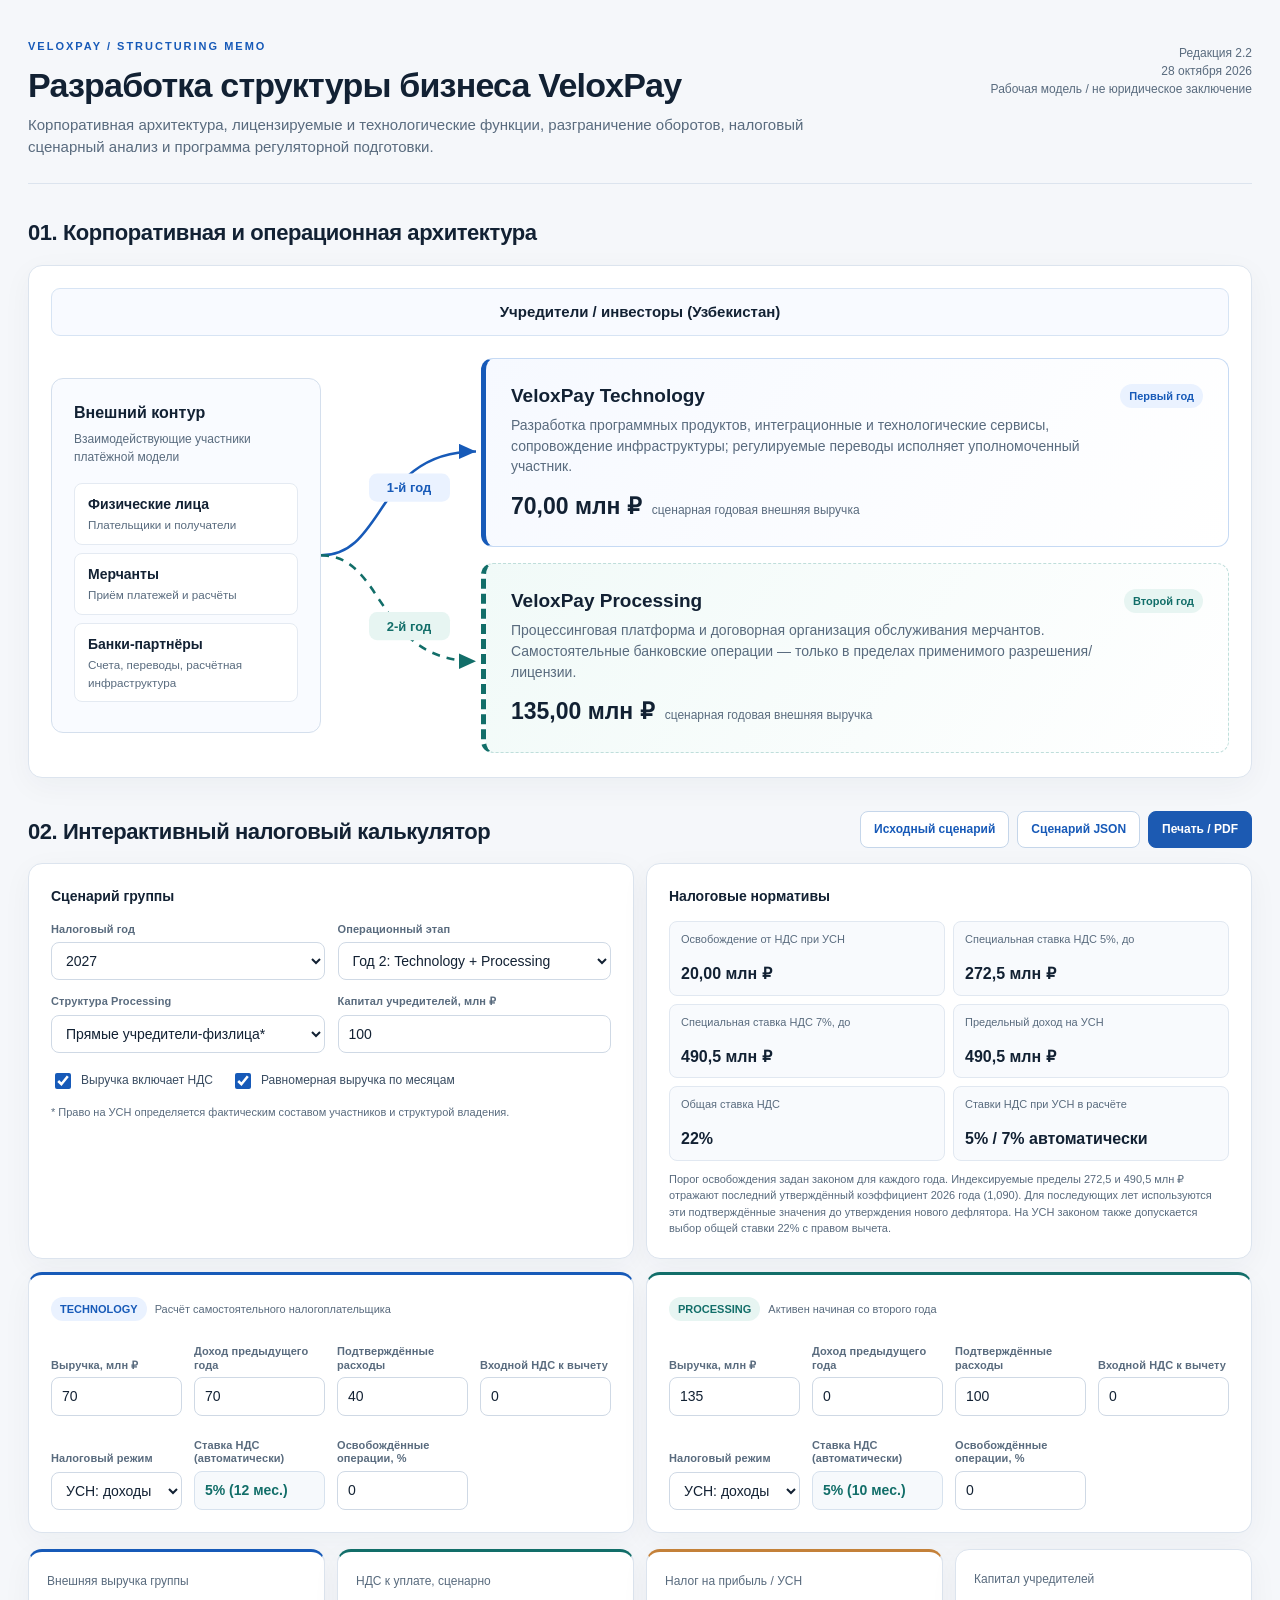
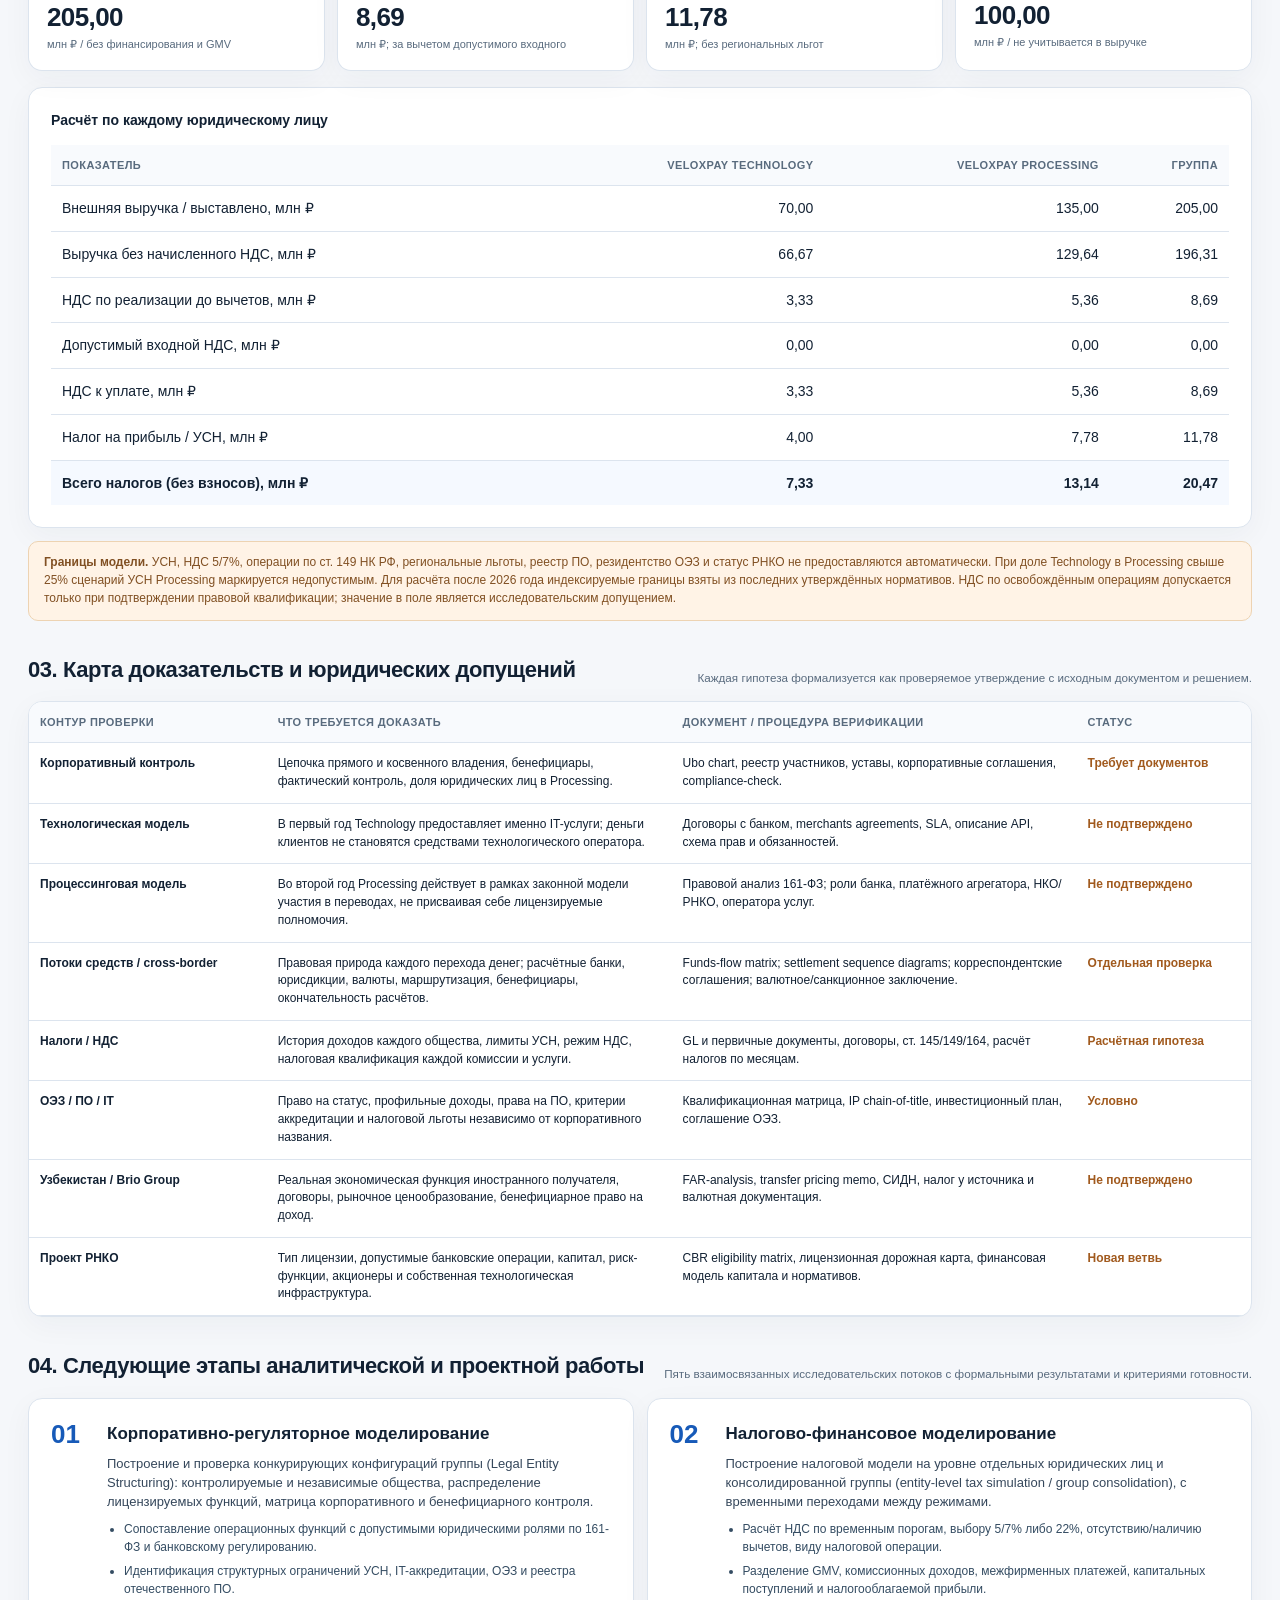
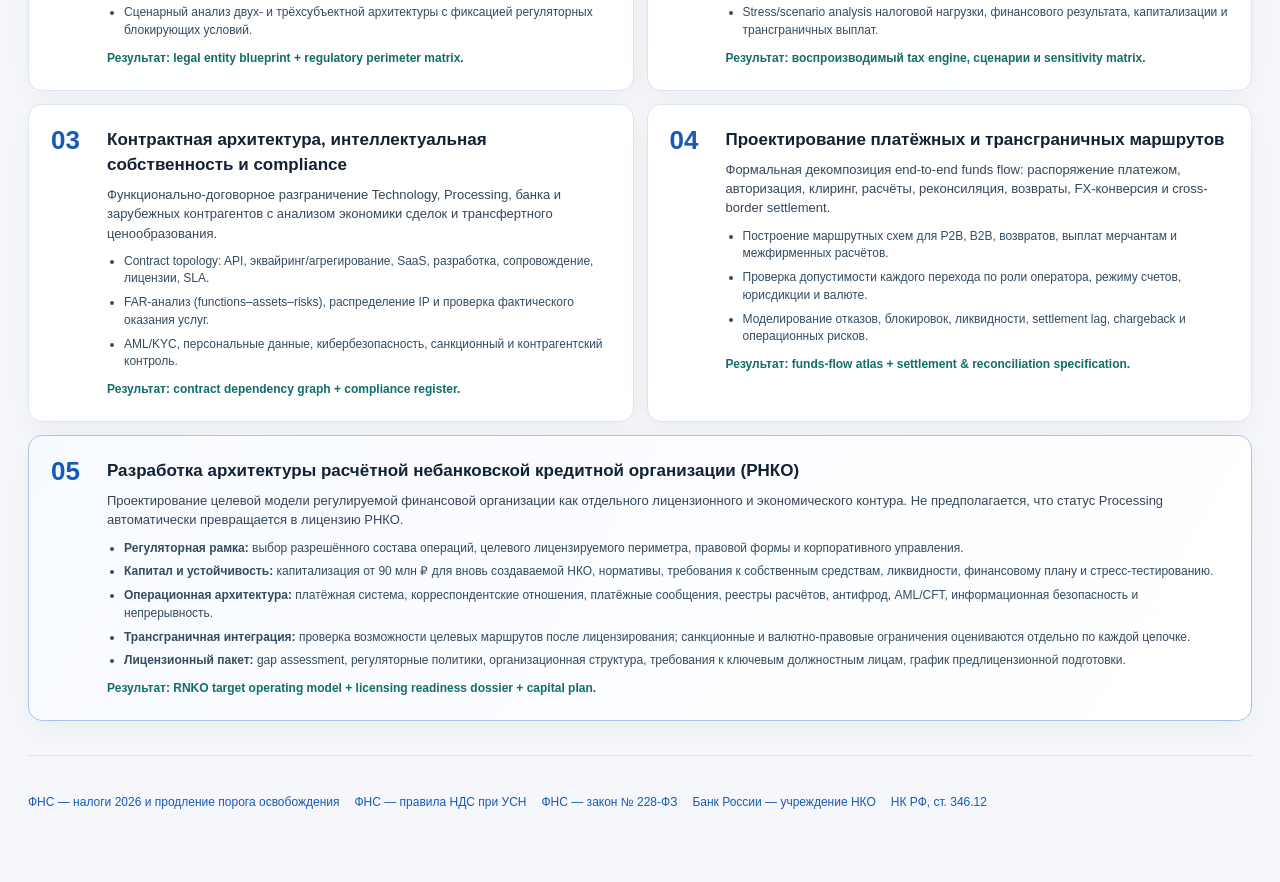
<file: veloxpay/index.html>
<!DOCTYPE html>
<html lang="ru">
<head>
<meta charset="UTF-8"><meta name="viewport" content="width=device-width, initial-scale=1">
<title>VeloxPay — структура бизнеса, денежные потоки и налоговая модель</title>
<style>
:root{--bg:#f5f7fa;--paper:#fff;--ink:#122133;--muted:#596b7e;--line:#dce4ee;--blue:#175ab8;--blue2:#eaf2ff;--teal:#126e69;--tealbg:#e7f5f2;--orange:#a15a1e;--orangebg:#fff3e6;--red:#a63232;--redbg:#fff0ee;--shadow:0 8px 30px rgba(17,39,67,.045)}*{box-sizing:border-box}body{margin:0;background:var(--bg);color:var(--ink);font-family:Inter,"Segoe UI",Arial,sans-serif;font-size:14px;line-height:1.48}main{max-width:1320px;margin:0 auto;padding:35px 28px 70px}header{display:flex;align-items:flex-start;justify-content:space-between;gap:20px;padding-bottom:25px;border-bottom:1px solid var(--line)}h1{font-size:34px;line-height:1.12;letter-spacing:-.8px;margin:10px 0 10px}header p{max-width:780px;color:var(--muted);margin:0;font-size:15px}.eyebrow{font-size:11px;font-weight:750;color:var(--blue);letter-spacing:2px;text-transform:uppercase}.meta{text-align:right;color:var(--muted);font-size:12px;padding-top:10px;min-width:160px}.section{margin-top:33px}.sectionhead{display:flex;justify-content:space-between;align-items:end;gap:12px;margin-bottom:15px}.sectionhead h2{font-size:22px;letter-spacing:-.45px;margin:0}.sectionhead small{color:var(--muted);max-width:630px;text-align:right}.panel,.stat,.stage,.matrix{background:var(--paper);border:1px solid var(--line);border-radius:14px;box-shadow:var(--shadow)}.panel{padding:22px}.chip{display:inline-block;border-radius:30px;padding:4px 9px;font-size:11px;font-weight:700;background:var(--blue2);color:var(--blue)}.chip.green{background:var(--tealbg);color:var(--teal)}.chip.warn{background:var(--orangebg);color:var(--orange)}.arch-capital{display:flex;align-items:center;justify-content:center;gap:20px;background:#f8faff;border:1px solid #d7e4f4;border-radius:9px;padding:12px 18px;margin-bottom:20px}.arch-capital strong{font-size:15px}.arch-capital span{font-size:12px;color:var(--muted)}.arch-grid{display:grid;grid-template-columns:minmax(220px,270px) 160px minmax(290px,1fr);align-items:stretch;column-gap:0;min-height:380px}.actorcol{display:flex;align-items:center}.actors{width:100%;padding:22px;background:#f9fbff;border:1px solid #d4dfed;border-radius:12px}.actors h3{font-size:16px;margin:0 0 7px}.actors .sub{font-size:12px;color:var(--muted);margin-bottom:16px}.actor{margin:8px 0;border:1px solid #e4eaf2;border-radius:8px;background:white;padding:10px 13px;font-weight:650}.actor small{display:block;color:var(--muted);font-weight:400;margin-top:2px}.arrows{height:100%;min-height:350px}.arrows svg{width:100%;height:100%;display:block}.entitycol{display:flex;flex-direction:column;gap:16px;padding:2px 0}.entity{border:1px solid #c6daf4;border-left:5px solid var(--blue);border-radius:12px;background:linear-gradient(125deg,#f6f9ff,white);padding:23px 25px;min-height:163px;display:flex;flex-direction:column;justify-content:center}.entity.processing{border-color:#bfdedb;border-left-color:var(--teal);background:linear-gradient(125deg,#f1faf8,white)}.entity .top{display:flex;justify-content:space-between;gap:10px;align-items:center}.entity h3{font-size:19px;margin:0}.entity p{color:var(--muted);margin:5px 0 12px;max-width:610px}.entity strong{font-size:23px}.entity .amount{display:flex;gap:10px;align-items:baseline}.entity .amount span{font-size:12px;color:var(--muted)}.entity.inactive{opacity:.58;filter:grayscale(.2)}.arch-footer{display:grid;grid-template-columns:1fr 1fr;gap:12px;margin-top:16px}.arch-footer div{border:1px solid var(--line);border-radius:10px;padding:11px 14px;background:#fbfcfe;font-size:12px;color:var(--muted)}.stats{display:grid;grid-template-columns:repeat(4,1fr);gap:12px;margin:16px 0}.stat{padding:18px}.stat span{color:var(--muted);font-size:12px}.stat strong{font-size:26px;display:block;letter-spacing:-.6px;margin-top:7px}.stat em{font-size:11px;display:block;color:var(--muted);font-style:normal}.stat.blue{border-top:3px solid var(--blue)}.stat.green{border-top:3px solid var(--teal)}.stat.orange{border-top:3px solid #c48139}.tax-intro{display:grid;grid-template-columns:1.15fr 1fr;gap:12px}.controls{display:grid;grid-template-columns:repeat(3,minmax(0,1fr));gap:13px}.field{min-width:0}.field label{display:block;font-size:11px;color:var(--muted);font-weight:700;margin-bottom:5px;letter-spacing:.1px}.field input,.field select{font:inherit;display:block;width:100%;min-height:38px;border:1px solid #cfd9e5;border-radius:8px;color:var(--ink);background:white;padding:8px 10px;outline-offset:2px}.field input[type="number"]{font-variant-numeric:tabular-nums}.field .help{font-size:10px;line-height:1.3;color:var(--muted);margin-top:4px}.minihead{font-size:14px;font-weight:750;margin:0 0 14px}.notice{border-radius:10px;background:#eef5ff;border:1px solid #d5e5fc;color:#244b78;padding:12px 15px;font-size:12px;margin-top:13px}.notice.warn{border-color:#edd3b2;background:var(--orangebg);color:#815023}.notice.error{border-color:#efc8c7;background:var(--redbg);color:var(--red)}.entitysettings{display:grid;grid-template-columns:1fr 1fr;gap:12px;margin-top:13px}.entitysettings>.panel:first-child{border-top:3px solid var(--blue)}.entitysettings>.panel:nth-child(2){border-top:3px solid var(--teal)}.inputs4{display:grid;grid-template-columns:repeat(4,minmax(0,1fr));gap:12px}.inputdesc{font-size:12px;color:var(--muted);margin-top:-6px;margin-bottom:16px}.results{overflow:auto}.results table,.matrix table{width:100%;border-collapse:collapse}.results th,.results td,.matrix th,.matrix td{padding:12px 11px;border-bottom:1px solid var(--line);text-align:right;white-space:nowrap;font-variant-numeric:tabular-nums}.results th:first-child,.results td:first-child,.matrix th:first-child,.matrix td:first-child{text-align:left}.results th,.matrix th{font-size:11px;letter-spacing:.4px;text-transform:uppercase;color:var(--muted);font-weight:750;background:#f8fafd}.results tr:last-child td{border:0;font-weight:750;background:#f5f9ff}.results td small{color:var(--muted);font-size:10px}.matrix{overflow:hidden}.matrix td{white-space:normal;text-align:left;vertical-align:top;font-variant-numeric:normal;max-width:340px;font-size:12px}.matrix th{text-align:left;white-space:normal}.matrix td:last-child{color:var(--orange);font-weight:700}.mathdetails{font-size:12px;color:var(--muted);margin-top:13px}.stages{display:grid;grid-template-columns:1fr 1fr;gap:13px}.stage{display:grid;grid-template-columns:48px 1fr;gap:8px;padding:22px;align-items:start}.stage:last-child{grid-column:1/-1;border-color:#a7c4ec;background:linear-gradient(120deg,#f7faff,#fff)}.stage .num{font-size:26px;font-weight:800;color:var(--blue);line-height:1}.stage h3{font-size:17px;margin:0 0 8px}.stage p{color:#35475b;font-size:13px;margin:0 0 10px}.stage .deliver{color:var(--teal);font-size:12px;font-weight:700}.stage ul{padding-left:17px;margin:9px 0 10px;color:#344c62;font-size:12px}.stage li{margin-bottom:6px}.footer{padding:28px 0 0;margin-top:34px;border-top:1px solid var(--line);font-size:12px;color:var(--muted)}.sources{display:flex;flex-wrap:wrap;gap:9px 15px;margin-top:10px}.sources a{color:var(--blue);text-decoration:none}.sources a:hover{text-decoration:underline}.actionrow{display:flex;gap:8px;justify-content:flex-end;flex-wrap:wrap}.btn{cursor:pointer;border:1px solid #c5d6ea;color:var(--blue);background:#fff;border-radius:8px;padding:9px 13px;font:inherit;font-size:12px;font-weight:700}.btn.primary{background:#1c5ab2;color:white;border-color:#1c5ab2}.btn:hover{filter:brightness(.97)}.toggle{display:flex;gap:7px;align-items:center;font-size:12px;color:#394c61;margin:11px 0}.toggle input{width:16px;height:16px;accent-color:var(--blue)}.muted{color:var(--muted)}.tag{display:inline-block;background:#f0f4f8;border-radius:4px;font-weight:700;color:#4c6073;padding:2px 6px;font-size:10px}.section-strap{display:flex;align-items:center;gap:8px;margin-bottom:13px}.micro{font-size:11px;color:var(--muted)}.hidden{display:none!important}@media(max-width:1000px){.arch-grid{grid-template-columns:220px 105px 1fr}.stats{grid-template-columns:1fr 1fr}.controls{grid-template-columns:1fr 1fr}.inputs4{grid-template-columns:1fr 1fr}.tax-intro{grid-template-columns:1fr}}@media(max-width:650px){main{padding:22px 12px 50px}h1{font-size:26px}header{flex-direction:column}.meta{text-align:left;padding:0}.sectionhead{align-items:start;flex-direction:column}.sectionhead small{text-align:left}.arch-grid{grid-template-columns:1fr;gap:10px}.actorcol{display:block}.arrows{min-height:0;height:58px}.arrows svg{display:none}.arrows:after{content:'1-й год → Technology     |     2-й год → Processing';display:block;text-align:center;padding:14px 0;font-size:12px;font-weight:750;color:var(--blue)}.entity{min-height:130px;padding:15px}.arch-capital{flex-wrap:wrap}.arch-footer,.entitysettings,.stages{grid-template-columns:1fr}.stage:last-child{grid-column:auto}.controls{grid-template-columns:1fr 1fr}.inputs4{grid-template-columns:1fr 1fr}.stat strong{font-size:22px}}@media print{body{background:white}main{max-width:none;padding:12px}header{padding-bottom:15px}.panel,.stat,.stage,.matrix{box-shadow:none;break-inside:avoid}.btn{display:none}.section{break-inside:avoid} .tax-intro,.entitysettings,.stages,.stats{break-inside:avoid}.footer{padding-top:12px}h1{font-size:25px}}

/* v2.2 layout and readonly statutory reference */
.tax-intro{grid-template-columns:1fr 1fr}
.tax-intro .controls{grid-template-columns:repeat(2,minmax(0,1fr))}
.scenario-toggles{display:flex;gap:6px 18px;flex-wrap:wrap;margin:13px 0 8px}.scenario-toggles .toggle{margin:4px 0}
.norm-grid{display:grid;grid-template-columns:repeat(2,minmax(0,1fr));gap:8px}
.norm-grid>div{min-width:0;border:1px solid #e1e8f1;border-radius:8px;background:#f8fafd;padding:9px 11px}
.norm-grid span{display:block;font-size:11px;color:var(--muted);min-height:31px}
.norm-grid strong{display:block;font-size:16px;white-space:normal;font-variant-numeric:tabular-nums}
.entity.processing{border-style:dashed}
.entitysettings .inputs4 .field{display:flex;flex-direction:column;min-width:0}
.entitysettings .inputs4 .field label{display:flex;align-items:flex-end;min-height:38px;line-height:1.25}
.entitysettings .inputs4 .field input,.entitysettings .inputs4 .field select,.entitysettings .inputs4 .field output{margin-top:auto}
.field .readout{display:flex;align-items:center;min-height:38px;border:1px solid #d7e2ee;background:#f6f9fc;border-radius:8px;padding:8px 10px;color:#126e69;font-weight:700;font-variant-numeric:tabular-nums}
@media(max-width:1000px){.tax-intro{grid-template-columns:1fr}}
@media(max-width:650px){.norm-grid{grid-template-columns:1fr 1fr}.tax-intro .controls{grid-template-columns:1fr 1fr}}
</style>
</head>
<body>
<main>
<header><div><span class="eyebrow">VELOXPAY / STRUCTURING MEMO</span><h1>Разработка структуры бизнеса VeloxPay</h1><p>Корпоративная архитектура, лицензируемые и технологические функции, разграничение оборотов, налоговый сценарный анализ и программа регуляторной подготовки.</p></div><div class="meta">Редакция 2.2<br>28 октября 2026<br>Рабочая модель / не юридическое заключение</div></header>
<section class="section" id="arch"><div class="sectionhead"><h2>01. Корпоративная и операционная архитектура</h2></div><div class="panel"><div class="arch-capital"><strong>Учредители / инвесторы (Узбекистан)</strong></div><div class="arch-grid"><div class="actorcol"><div class="actors"><h3>Внешний контур</h3><div class="sub">Взаимодействующие участники платёжной модели</div><div class="actor">Физические лица<small>Плательщики и получатели</small></div><div class="actor">Мерчанты<small>Приём платежей и расчёты</small></div><div class="actor">Банки-партнёры<small>Счета, переводы, расчётная инфраструктура</small></div></div></div><div class="arrows"><svg viewBox="0 0 160 380" preserveAspectRatio="none" role="img" aria-label="От внешнего контура к Technology в первый год и к Processing во второй год"><defs><marker id="ab" markerWidth="8" markerHeight="8" refX="7" refY="3" orient="auto"><path d="M0 0 L7 3 L0 6 Z" fill="#175ab8"/></marker><marker id="at" markerWidth="8" markerHeight="8" refX="7" refY="3" orient="auto"><path d="M0 0 L7 3 L0 6 Z" fill="#126e69"/></marker></defs><path d="M0 190 C65 190 54 91 155 91" stroke="#175ab8" stroke-width="2.5" fill="none" marker-end="url(#ab)"/><rect x="48" y="112" width="81" height="27" rx="8" fill="#eaf2ff"/><text x="88" y="130" text-anchor="middle" font-size="13" font-family="Arial" font-weight="700" fill="#175ab8">1-й год</text><path d="M0 190 C65 190 54 291 155 291" stroke="#126e69" stroke-dasharray="8 7" stroke-width="2.5" fill="none" marker-end="url(#at)"/><rect x="48" y="244" width="81" height="27" rx="8" fill="#e7f5f2"/><text x="88" y="262" text-anchor="middle" font-size="13" font-family="Arial" font-weight="700" fill="#126e69">2-й год</text></svg></div><div class="entitycol"><article class="entity"><div class="top"><h3>VeloxPay Technology</h3><span class="chip">Первый год</span></div><p>Разработка программных продуктов, интеграционные и технологические сервисы, сопровождение инфраструктуры; регулируемые переводы исполняет уполномоченный участник.</p><div class="amount"><strong id="diagramTech">70 млн ₽</strong><span>сценарная годовая внешняя выручка</span></div></article><article class="entity processing" id="processingBox"><div class="top"><h3>VeloxPay Processing</h3><span class="chip green">Второй год</span></div><p>Процессинговая платформа и договорная организация обслуживания мерчантов. Самостоятельные банковские операции — только в пределах применимого разрешения/лицензии.</p><div class="amount"><strong id="diagramProc">135 млн ₽</strong><span>сценарная годовая внешняя выручка</span></div></article></div></div></div></section>
<section class="section" id="calculator"><div class="sectionhead"><h2>02. Интерактивный налоговый калькулятор</h2><div class="actionrow"><button class="btn" type="button" id="reset">Исходный сценарий</button><button class="btn" type="button" id="export">Сценарий JSON</button><button class="btn primary" type="button" onclick="window.print()">Печать / PDF</button></div></div><div class="tax-intro">
<div class="panel"><h3 class="minihead">Сценарий группы</h3><div class="controls">
<div class="field"><label for="year">Налоговый год</label><select id="year"><option value="2026">2026</option><option selected value="2027">2027</option><option value="2028">2028</option><option value="2029">2029</option><option value="2030">2030</option><option value="2031">2031+</option></select></div>
<div class="field"><label for="phase">Операционный этап</label><select id="phase"><option value="1">Год 1: Technology</option><option selected value="2">Год 2: Technology + Processing</option></select></div>
<div class="field"><label for="ownership">Структура Processing</label><select id="ownership"><option value="sister">Прямые учредители-физлица*</option><option value="parent">Technology владеет &gt;25%</option></select></div>
<div class="field"><label for="capital">Капитал учредителей, млн ₽</label><input id="capital" type="number" min="0" step="1" value="100"></div></div>
<div class="scenario-toggles"><label class="toggle"><input id="gross" type="checkbox" checked> Выручка включает НДС</label><label class="toggle"><input id="even" type="checkbox" checked> Равномерная выручка по месяцам</label></div><div class="micro">* Право на УСН определяется фактическим составом участников и структурой владения.</div></div>
<div class="panel legal-reference"><h3 class="minihead">Налоговые нормативы</h3><div class="norm-grid">
<div><span>Освобождение от НДС при УСН</span><strong id="normFree">20 млн ₽</strong></div><div><span>Специальная ставка НДС 5%, до</span><strong>272,5 млн ₽</strong></div>
<div><span>Специальная ставка НДС 7%, до</span><strong>490,5 млн ₽</strong></div><div><span>Предельный доход на УСН</span><strong>490,5 млн ₽</strong></div>
<div><span>Общая ставка НДС</span><strong>22%</strong></div><div><span>Ставки НДС при УСН в расчёте</span><strong>5% / 7% автоматически</strong></div></div>
<div class="micro" style="margin-top:10px">Порог освобождения задан законом для каждого года. Индексируемые пределы 272,5 и 490,5 млн ₽ отражают последний утверждённый коэффициент 2026 года (1,090). Для последующих лет используются эти подтверждённые значения до утверждения нового дефлятора. На УСН законом также допускается выбор общей ставки 22% с правом вычета.</div></div></div><div class="entitysettings"><div class="panel"><div class="section-strap"><span class="chip">TECHNOLOGY</span><span class="micro">Расчёт самостоятельного налогоплательщика</span></div><div class="inputs4"><div class="field"><label>Выручка, млн ₽</label><input id="tRevenue" type="number" min="0" step="1" value="70"></div><div class="field"><label>Доход предыдущего года</label><input id="tPrevious" type="number" min="0" step="1" value="70"></div><div class="field"><label>Подтверждённые расходы</label><input id="tCosts" type="number" min="0" step="1" value="40"></div><div class="field"><label>Входной НДС к вычету</label><input id="tCredit" type="number" min="0" step=".1" value="0"></div><div class="field"><label>Налоговый режим</label><select id="tRegime"><option selected value="usn6">УСН: доходы 6%</option><option value="usn15">УСН: доходы−расходы 15%</option><option value="osno">ОСНО: прибыль 25%</option></select></div><div class="field"><label for="tRate">Ставка НДС (автоматически)</label><output class="readout" id="tRate">5%</output></div><div class="field"><label>Освобождённые операции, %</label><input id="tExempt" type="number" min="0" max="100" step="1" value="0"></div></div></div><div class="panel"><div class="section-strap"><span class="chip green">PROCESSING</span><span class="micro">Активен начиная со второго года</span></div><div class="inputs4"><div class="field"><label>Выручка, млн ₽</label><input id="pRevenue" type="number" min="0" step="1" value="135"></div><div class="field"><label>Доход предыдущего года</label><input id="pPrevious" type="number" min="0" step="1" value="0"></div><div class="field"><label>Подтверждённые расходы</label><input id="pCosts" type="number" min="0" step="1" value="100"></div><div class="field"><label>Входной НДС к вычету</label><input id="pCredit" type="number" min="0" step=".1" value="0"></div><div class="field"><label>Налоговый режим</label><select id="pRegime"><option selected value="usn6">УСН: доходы 6%</option><option value="usn15">УСН: доходы−расходы 15%</option><option value="osno">ОСНО: прибыль 25%</option></select></div><div class="field"><label for="pRate">Ставка НДС (автоматически)</label><output class="readout" id="pRate">5%</output></div><div class="field"><label>Освобождённые операции, %</label><input id="pExempt" type="number" min="0" max="100" step="1" value="0"></div></div></div></div><div class="stats"><div class="stat blue"><span>Внешняя выручка группы</span><strong id="kRevenue">205,00</strong><em>млн ₽ / без финансирования и GMV</em></div><div class="stat green"><span>НДС к уплате, сценарно</span><strong id="kVAT">—</strong><em>млн ₽; за вычетом допустимого входного</em></div><div class="stat orange"><span>Налог на прибыль / УСН</span><strong id="kIncome">—</strong><em>млн ₽; без региональных льгот</em></div><div class="stat"><span>Капитал учредителей</span><strong id="kCapital">100,00</strong><em>млн ₽ / не учитывается в выручке</em></div></div><div id="validation"></div><div class="panel results"><h3 class="minihead">Расчёт по каждому юридическому лицу</h3><table><thead><tr><th>Показатель</th><th>VeloxPay Technology</th><th>VeloxPay Processing</th><th>Группа</th></tr></thead><tbody id="results"></tbody></table></div><div class="notice warn"><b>Границы модели.</b> УСН, НДС 5/7%, операции по ст. 149 НК РФ, региональные льготы, реестр ПО, резидентство ОЭЗ и статус РНКО не предоставляются автоматически. При доле Technology в Processing свыше 25% сценарий УСН Processing маркируется недопустимым. Для расчёта после 2026 года индексируемые границы взяты из последних утверждённых нормативов. НДС по освобождённым операциям допускается только при подтверждении правовой квалификации; значение в поле является исследовательским допущением.</div></section>
<section class="section" id="evidence"><div class="sectionhead"><h2>03. Карта доказательств и юридических допущений</h2><small>Каждая гипотеза формализуется как проверяемое утверждение с исходным документом и решением.</small></div><div class="matrix"><table><thead><tr><th>Контур проверки</th><th>Что требуется доказать</th><th>Документ / процедура верификации</th><th>Статус</th></tr></thead><tbody>
<tr><td><b>Корпоративный контроль</b></td><td>Цепочка прямого и косвенного владения, бенефициары, фактический контроль, доля юридических лиц в Processing.</td><td>Ubo chart, реестр участников, уставы, корпоративные соглашения, compliance-check.</td><td>Требует документов</td></tr>
<tr><td><b>Технологическая модель</b></td><td>В первый год Technology предоставляет именно IT-услуги; деньги клиентов не становятся средствами технологического оператора.</td><td>Договоры с банком, merchants agreements, SLA, описание API, схема прав и обязанностей.</td><td>Не подтверждено</td></tr>
<tr><td><b>Процессинговая модель</b></td><td>Во второй год Processing действует в рамках законной модели участия в переводах, не присваивая себе лицензируемые полномочия.</td><td>Правовой анализ 161-ФЗ; роли банка, платёжного агрегатора, НКО/РНКО, оператора услуг.</td><td>Не подтверждено</td></tr>
<tr><td><b>Потоки средств / cross-border</b></td><td>Правовая природа каждого перехода денег; расчётные банки, юрисдикции, валюты, маршрутизация, бенефициары, окончательность расчётов.</td><td>Funds-flow matrix; settlement sequence diagrams; корреспондентские соглашения; валютное/санкционное заключение.</td><td>Отдельная проверка</td></tr>
<tr><td><b>Налоги / НДС</b></td><td>История доходов каждого общества, лимиты УСН, режим НДС, налоговая квалификация каждой комиссии и услуги.</td><td>GL и первичные документы, договоры, ст. 145/149/164, расчёт налогов по месяцам.</td><td>Расчётная гипотеза</td></tr>
<tr><td><b>ОЭЗ / ПО / IT</b></td><td>Право на статус, профильные доходы, права на ПО, критерии аккредитации и налоговой льготы независимо от корпоративного названия.</td><td>Квалификационная матрица, IP chain-of-title, инвестиционный план, соглашение ОЭЗ.</td><td>Условно</td></tr>
<tr><td><b>Узбекистан / Brio Group</b></td><td>Реальная экономическая функция иностранного получателя, договоры, рыночное ценообразование, бенефициарное право на доход.</td><td>FAR-analysis, transfer pricing memo, СИДН, налог у источника и валютная документация.</td><td>Не подтверждено</td></tr>
<tr><td><b>Проект РНКО</b></td><td>Тип лицензии, допустимые банковские операции, капитал, риск-функции, акционеры и собственная технологическая инфраструктура.</td><td>CBR eligibility matrix, лицензионная дорожная карта, финансовая модель капитала и нормативов.</td><td>Новая ветвь</td></tr>
</tbody></table></div></section>
<section class="section" id="roadmap"><div class="sectionhead"><h2>04. Следующие этапы аналитической и проектной работы</h2><small>Пять взаимосвязанных исследовательских потоков с формальными результатами и критериями готовности.</small></div><div class="stages">
<article class="stage"><div class="num">01</div><div><h3>Корпоративно-регуляторное моделирование</h3><p>Построение и проверка конкурирующих конфигураций группы (Legal Entity Structuring): контролируемые и независимые общества, распределение лицензируемых функций, матрица корпоративного и бенефициарного контроля.</p><ul><li>Сопоставление операционных функций с допустимыми юридическими ролями по 161-ФЗ и банковскому регулированию.</li><li>Идентификация структурных ограничений УСН, IT-аккредитации, ОЭЗ и реестра отечественного ПО.</li><li>Сценарный анализ двух- и трёхсубъектной архитектуры с фиксацией регуляторных блокирующих условий.</li></ul><div class="deliver">Результат: legal entity blueprint + regulatory perimeter matrix.</div></div></article>
<article class="stage"><div class="num">02</div><div><h3>Налогово-финансовое моделирование</h3><p>Построение налоговой модели на уровне отдельных юридических лиц и консолидированной группы (entity-level tax simulation / group consolidation), с временными переходами между режимами.</p><ul><li>Расчёт НДС по временным порогам, выбору 5/7% либо 22%, отсутствию/наличию вычетов, виду налоговой операции.</li><li>Разделение GMV, комиссионных доходов, межфирменных платежей, капитальных поступлений и налогооблагаемой прибыли.</li><li>Stress/scenario analysis налоговой нагрузки, финансового результата, капитализации и трансграничных выплат.</li></ul><div class="deliver">Результат: воспроизводимый tax engine, сценарии и sensitivity matrix.</div></div></article>
<article class="stage"><div class="num">03</div><div><h3>Контрактная архитектура, интеллектуальная собственность и compliance</h3><p>Функционально-договорное разграничение Technology, Processing, банка и зарубежных контрагентов с анализом экономики сделок и трансфертного ценообразования.</p><ul><li>Contract topology: API, эквайринг/агрегирование, SaaS, разработка, сопровождение, лицензии, SLA.</li><li>FAR-анализ (functions–assets–risks), распределение IP и проверка фактического оказания услуг.</li><li>AML/KYC, персональные данные, кибербезопасность, санкционный и контрагентский контроль.</li></ul><div class="deliver">Результат: contract dependency graph + compliance register.</div></div></article>
<article class="stage"><div class="num">04</div><div><h3>Проектирование платёжных и трансграничных маршрутов</h3><p>Формальная декомпозиция end-to-end funds flow: распоряжение платежом, авторизация, клиринг, расчёты, реконсиляция, возвраты, FX-конверсия и cross-border settlement.</p><ul><li>Построение маршрутных схем для P2B, B2B, возвратов, выплат мерчантам и межфирменных расчётов.</li><li>Проверка допустимости каждого перехода по роли оператора, режиму счетов, юрисдикции и валюте.</li><li>Моделирование отказов, блокировок, ликвидности, settlement lag, chargeback и операционных рисков.</li></ul><div class="deliver">Результат: funds-flow atlas + settlement &amp; reconciliation specification.</div></div></article>
<article class="stage"><div class="num">05</div><div><h3>Разработка архитектуры расчётной небанковской кредитной организации (РНКО)</h3><p>Проектирование целевой модели регулируемой финансовой организации как отдельного лицензионного и экономического контура. Не предполагается, что статус Processing автоматически превращается в лицензию РНКО.</p><ul><li><b>Регуляторная рамка:</b> выбор разрешённого состава операций, целевого лицензируемого периметра, правовой формы и корпоративного управления.</li><li><b>Капитал и устойчивость:</b> капитализация от 90 млн ₽ для вновь создаваемой НКО, нормативы, требования к собственным средствам, ликвидности, финансовому плану и стресс-тестированию.</li><li><b>Операционная архитектура:</b> платёжная система, корреспондентские отношения, платёжные сообщения, реестры расчётов, антифрод, AML/CFT, информационная безопасность и непрерывность.</li><li><b>Трансграничная интеграция:</b> проверка возможности целевых маршрутов после лицензирования; санкционные и валютно-правовые ограничения оцениваются отдельно по каждой цепочке.</li><li><b>Лицензионный пакет:</b> gap assessment, регуляторные политики, организационная структура, требования к ключевым должностным лицам, график предлицензионной подготовки.</li></ul><div class="deliver">Результат: RNKO target operating model + licensing readiness dossier + capital plan.</div></div></article>
</div></section>
<div class="footer"><div class="sources"><a href="https://www.nalog.gov.ru/new2026/" target="_blank" rel="noopener">ФНС — налоги 2026 и продление порога освобождения</a><a href="https://www.nalog.gov.ru/rn77/taxation/taxes/nds_usn/" target="_blank" rel="noopener">ФНС — правила НДС при УСН</a><a href="https://www.nalog.gov.ru/rn38/ifns/ifns3852/events/16637100/" target="_blank" rel="noopener">ФНС — закон № 228-ФЗ</a><a href="https://www.cbr.ru/admissionfinmarket/navigator/nko/" target="_blank" rel="noopener">Банк России — учреждение НКО</a><a href="https://www.consultant.ru/document/cons_doc_LAW_28165/a1d86f7078e645869b02fde85e8c972193557dee/" target="_blank" rel="noopener">НК РФ, ст. 346.12</a></div></div>
</main>
<script>
'use strict';
const $=id=>document.getElementById(id), num=id=>Math.max(0,Number($(id).value)||0),fmt=x=>Number(x).toLocaleString('ru-RU',{minimumFractionDigits:2,maximumFractionDigits:2});
const thresholds={2026:20,2027:20,2028:20,2029:20,2030:15,2031:10};
const stateIds=['year','phase','ownership','capital','gross','even','tRevenue','tPrevious','tCosts','tCredit','tRegime','tExempt','pRevenue','pPrevious','pCosts','pCredit','pRegime','pExempt'];
function isUSN(regime){return regime.startsWith('usn');}
function computeEntity(prefix,active,config){
  let income=active?num(prefix+'Revenue'):0,previous=num(prefix+'Previous'), costs=active?num(prefix+'Costs'):0, credit=num(prefix+'Credit'),regime=$(prefix+'Regime').value, exempt=Math.min(100,num(prefix+'Exempt'))/100;

  const blocked=active&&prefix==='p'&&config.ownership==='parent'&&isUSN(regime);
  const highLimitInvalid=active&&isUSN(regime)&&(previous>config.upper7||income>config.upper7);
  let vatGross=0,taxableBase=0,vatTax=0,exemptGross=0,monthTrace=[],grossMode=$('gross').checked;
  for(let m=0;m<12;m++){
    let even=$('even').checked; let monthRev=even?income/12:(m===11?income:0), cumulative=even?income*(m+1)/12:(m===11?income:0), priorCumulative=even?income*m/12:0;
    // For annual-level approximation, previous-year income causes VAT from 1 January;
    // otherwise current-year threshold crossing only affects next month.
    let rate=22;
    if(isUSN(regime)){
       let hasVat=(previous>config.free)||(priorCumulative>config.free);
       if(!hasVat) rate=0;
       else rate=(Math.max(previous,priorCumulative)>config.upper5)?7:5;
       // At the moment the 7% upper limit is exceeded, USN is lost; this is an invalid scenario.
       if(cumulative>config.upper7)rate=22;
    }
    const thisGross=monthRev*(1-exempt);
    let taxOnMonth=rate===0?0:(grossMode?thisGross*rate/(100+rate):thisGross*rate/100);
    vatGross+=taxOnMonth;
    let monthNet=grossMode?monthRev-taxOnMonth:monthRev;
    taxableBase+=monthNet;
    exemptGross+=(rate===0?thisGross:0)+monthRev*exempt;
    monthTrace.push({month:m+1,rate,invoiceVAT:taxOnMonth});
  }
  // If individual transactions are exempt by Article 149, tax base for USN is still the entire actual revenue.
  const hasGeneral=monthTrace.some(x=>x.rate===22),inputCredit=hasGeneral?Math.min(vatGross,credit):0;
  vatTax=Math.max(0,vatGross-inputCredit);
  let incomeTax=0;
  if(regime==='usn6')incomeTax=taxableBase*.06;
  if(regime==='usn15')incomeTax=Math.max(Math.max(0,taxableBase-costs)*.15,taxableBase*.01);
  if(regime==='osno')incomeTax=Math.max(0,taxableBase-costs)*.25;
  const invalid=blocked||highLimitInvalid;
  return {income,previous,costs,credit,regime,vatGross,inputCredit,vatTax,incomeTax,taxableBase,exemptGross,monthTrace,blocked,highLimitInvalid,invalid,active};
}
function update(){
  let year=Number($('year').value),phase=Number($('phase').value),ownership=$('ownership').value;
  const config={free:thresholds[year],upper5:272.5,upper7:490.5,ownership};

  const T=computeEntity('t',true,config),P=computeEntity('p',phase===2,config),valid=!(T.invalid||P.invalid), arr=[T,P];
  const revenue=T.income+P.income, vat=arr.reduce((s,x)=>s+x.vatTax,0),incomeTax=arr.reduce((s,x)=>s+x.incomeTax,0);
  $('kRevenue').textContent=fmt(revenue);$('kVAT').textContent=valid?fmt(vat):'—';$('kIncome').textContent=valid?fmt(incomeTax):'—';$('kCapital').textContent=fmt(num('capital'));
  $('diagramTech').textContent=fmt(T.income)+' млн ₽';$('diagramProc').textContent=fmt(P.income)+' млн ₽';$('processingBox').classList.toggle('inactive',phase===1);

   $('normFree').textContent=fmt(config.free)+' млн ₽';
  let warnings=[];
  if(P.blocked)warnings.push('Processing: владение более 25% другим юридическим лицом обычно исключает УСН. Изменение режима или корпоративной конфигурации необходимо для достоверного расчёта.');
  if(T.highLimitInvalid||P.highLimitInvalid)warnings.push('Доход превышает предельный лимит УСН: автоматического продолжения УСН нет; требуется модель перехода на ОСНО с месяца утраты права.');
  if(T.exemptGross>0&&num('tExempt')>0||P.exemptGross>0&&num('pExempt')>0)warnings.push('Доля освобождённых операций введена как гипотеза; применение освобождения по ст. 149 требует квалификации каждой операции.');

   $('validation').innerHTML=!valid?`<div class="notice error"><b>Некорректная конфигурация:</b> ${warnings.join(' ')}</div>`:'';
  const resultRows=[
   ['Внешняя выручка / выставлено, млн ₽', x=>x.income],
   ['Выручка без начисленного НДС, млн ₽', x=>x.taxableBase],
   ['НДС по реализации до вычетов, млн ₽', x=>x.vatGross],
   ['Допустимый входной НДС, млн ₽', x=>x.inputCredit],
   ['НДС к уплате, млн ₽', x=>x.vatTax],
   ['Налог на прибыль / УСН, млн ₽', x=>x.incomeTax],
   ['Всего налогов (без взносов), млн ₽', x=>x.incomeTax+x.vatTax]
  ];
  let html='';for(const [label,f] of resultRows){const t=f(T),p=f(P);html+=`<tr><td>${label}</td><td>${T.invalid?'—':fmt(t)}</td><td>${P.invalid?'—':fmt(p)}</td><td>${valid?fmt(t+p):'—'}</td></tr>`;}

   $('results').innerHTML=html;
   const formatRate=x=>{if(!x.active)return 'Неактивно';const active=x.monthTrace.filter(m=>m.invoiceVAT>0),rates=[...new Set(active.map(m=>m.rate))];return active.length?rates.map(r=>r+'% ('+active.filter(m=>m.rate===r).length+' мес.)').join(' · '):'Освобождение';};
   $('tRate').textContent=formatRate(T);$('pRate').textContent=formatRate(P);
}
function exportJSON(){const result={version:'2.2',date:'2026-10-28',units:'million_RUB',parameters:{}};stateIds.forEach(id=>result.parameters[id]=($(id).type==='checkbox'?$(id).checked:$(id).value));const blob=new Blob([JSON.stringify(result,null,2)],{type:'application/json'});const a=document.createElement('a');a.href=URL.createObjectURL(blob);a.download='VeloxPay_scenario.json';a.click();setTimeout(()=>URL.revokeObjectURL(a.href),2500)}
const defaults={};stateIds.forEach(id=>defaults[id]=($(id).type==='checkbox'?$(id).checked:$(id).value));
stateIds.forEach(id=>$(id).addEventListener('input',update));$('reset').addEventListener('click',()=>{stateIds.forEach(id=>{if($(id).type==='checkbox')$(id).checked=defaults[id];else $(id).value=defaults[id]});update()});$('export').addEventListener('click',exportJSON);update();
</script>
</body>
</html>
</file>
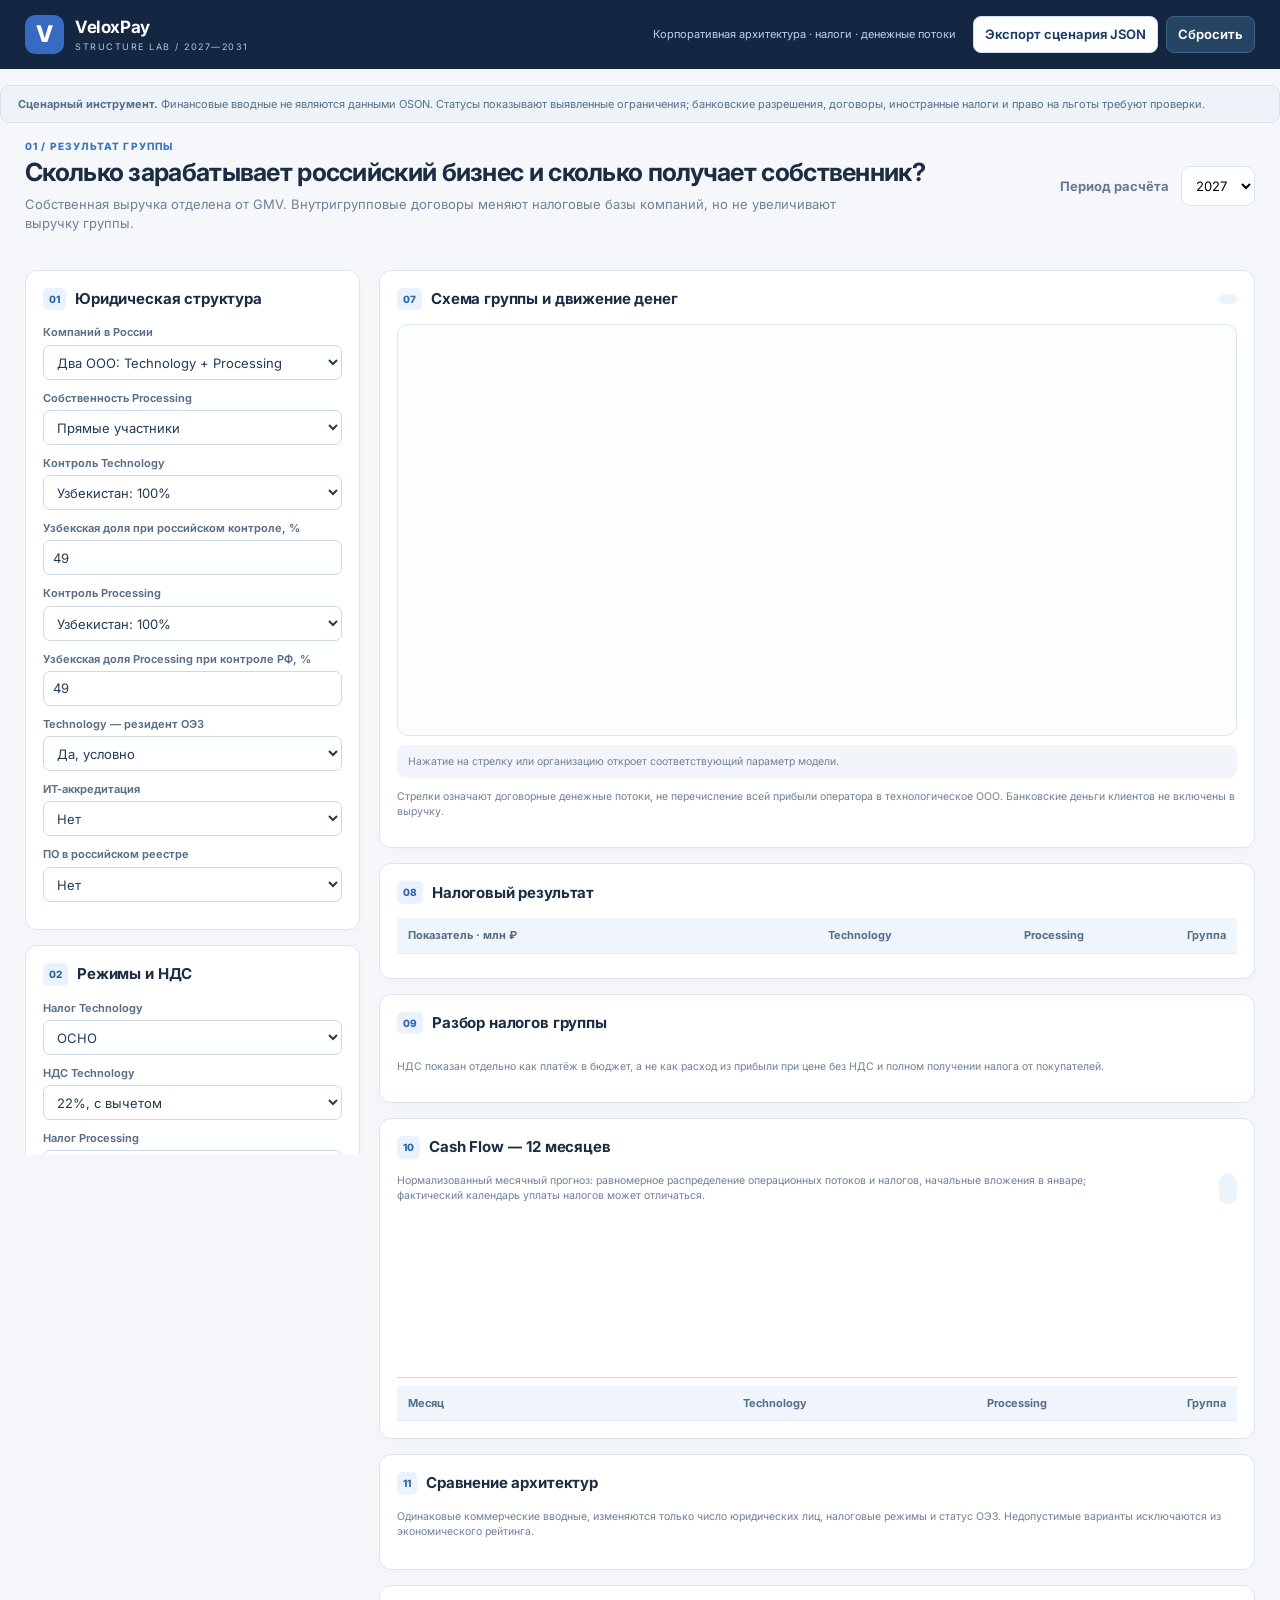
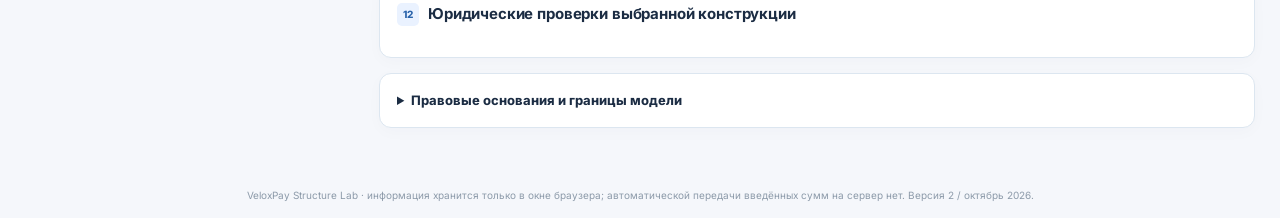
<file: veloxpay/app-v2-shell.html>
<!doctype html><html lang="ru"><head><meta charset="utf-8"><meta name="viewport" content="width=device-width,initial-scale=1"><meta name="theme-color" content="#0f2140">
<title>VeloxPay · конструктор группы компаний</title><link rel="stylesheet" href="./app-v2.css"><script defer src="./app-v2.js"></script></head>
<body>
<header><div class="header-inner"><div class="brand"><span class="monogram">V</span><div><b>VeloxPay</b><small>STRUCTURE LAB / 2027—2031</small></div></div><div class="header-right"><span class="subtitle">Корпоративная архитектура · налоги · денежные потоки</span><button id="download" class="btn light">Экспорт сценария JSON</button><button id="reset" class="btn ghost">Сбросить</button></div></div></header>
<div class="notice"><b>Сценарный инструмент.</b> Финансовые вводные не являются данными OSON. Статусы показывают выявленные ограничения; банковские разрешения, договоры, иностранные налоги и право на льготы требуют проверки.</div>
<main>
<section class="top"><div><div class="overline">01 / РЕЗУЛЬТАТ ГРУППЫ</div><h1>Сколько зарабатывает российский бизнес и сколько получает собственник?</h1><p class="muted">Собственная выручка отделена от GMV. Внутригрупповые договоры меняют налоговые базы компаний, но не увеличивают выручку группы.</p></div><div class="year"><label for="year">Период расчёта</label><select id="year"><option>2027</option><option>2028</option><option>2029</option><option>2030</option><option>2031</option></select></div></section>
<section class="metrics" id="metrics"></section>
<div class="workbench">
<aside class="inputs">
<div class="panel"><div class="panel-title"><span class="number">01</span><h2>Юридическая структура</h2></div>
<div class="field"><label>Компаний в России</label><select id="structure"><option value="two">Два ООО: Technology + Processing</option><option value="one">Одно ООО: совмещённая деятельность</option></select></div>
<div class="field"><label>Собственность Processing</label><select id="parent"><option value="direct">Прямые участники</option><option value="subsidiary">Дочерняя (100% Technology)</option></select></div>
<div class="field"><label>Контроль Technology</label><select id="techOwn"><option value="foreign">Узбекистан: 100%</option><option value="russian">Россия: реально более 50%</option></select></div>
<div class="field"><label>Узбекская доля при российском контроле, %</label><input id="techUz" type="number" min="0" max="49.99" step=".1" value="49"></div>
<div class="field"><label>Контроль Processing</label><select id="procOwn"><option value="foreign">Узбекистан: 100%</option><option value="russian">Россия: реально более 50%</option></select></div>
<div class="field"><label>Узбекская доля Processing при контроле РФ, %</label><input id="procUz" type="number" min="0" max="49.99" step=".1" value="49"></div>
<div class="field"><label>Technology — резидент ОЭЗ</label><select id="sez"><option value="yes">Да, условно</option><option value="no">Нет</option></select></div>
<div class="field"><label>ИТ-аккредитация</label><select id="accredited"><option value="no">Нет</option><option value="yes">Да (подтверждена)</option></select></div>
<div class="field"><label>ПО в российском реестре</label><select id="registry"><option value="no">Нет</option><option value="yes">Да (подтверждено)</option></select></div></div>
<div class="panel"><div class="panel-title"><span class="number">02</span><h2>Режимы и НДС</h2></div>
<div class="field"><label>Налог Technology</label><select id="taxT"><option value="osno">ОСНО</option><option value="usn6">УСН «доходы» 6%</option><option value="usn15">УСН «доходы − расходы» 15%</option></select></div>
<div class="field"><label>НДС Technology</label><select id="vatT"><option value="22">22%, с вычетом</option><option value="5">5%, без вычета</option><option value="7">7%, без вычета</option><option value="exempt">Освобождение УСН</option></select></div>
<div class="field"><label>Налог Processing</label><select id="taxP"><option value="osno">ОСНО</option><option value="usn6">УСН «доходы» 6%</option><option value="usn15">УСН «доходы − расходы» 15%</option></select></div>
<div class="field"><label>НДС Processing</label><select id="vatP"><option value="22">22%, с вычетом</option><option value="5">5%, без вычета</option><option value="7">7%, без вычета</option><option value="exempt">Освобождение УСН</option></select></div>
<div class="field"><label>Коммерческая цена</label><select id="priceMode"><option value="exclusive">Указана без НДС (НДС сверху)</option><option value="inclusive">Указана с НДС (фиксированная цена)</option></select></div>
<div class="field"><label>Доля ФОТ сверх предельной базы, %</label><input id="overCap" type="number" min="0" max="100" value="0" step="5"></div></div>
<div class="panel"><div class="panel-title"><span class="number">03</span><h2>Финансирование · млн ₽</h2></div>
<div class="field"><label>Вложение в капитал (всего)</label><input id="capital" type="number" min="0" value="100" step="5"></div>
<div class="field"><label>В Technology, % капитала</label><input id="capitalShare" type="number" min="0" max="100" value="60"></div>
<div class="field"><label>Займ из Узбекистана в Technology</label><input id="loanT" type="number" min="0" value="0"></div>
<div class="field"><label>Займ из Узбекистана в Processing</label><input id="loanP" type="number" min="0" value="0"></div>
<div class="field"><label>Ставка займа, % годовых</label><input id="loanRate" type="number" min="0" max="50" step=".5" value="10"></div>
<div class="field"><label>Возврат тела займа в году, %</label><input id="loanReturn" type="number" min="0" max="100" value="0"></div></div>
<div class="panel"><div class="panel-title"><span class="number">04</span><h2>Processing · млн ₽ в год</h2></div>
<div class="field"><label>Платёжный оборот GMV</label><input id="gmv" type="number" min="0" value="14000" step="500"></div>
<div class="field"><label>Доход процессора, % GMV</label><input id="fee" type="number" min="0" max="50" value=".8" step=".05"></div>
<div class="field"><label>Маркетплейс: собственная комиссия</label><input id="market" type="number" min="0" value="18"></div>
<div class="field"><label>Расходы банкам / партнёрам</label><input id="bank" type="number" min="0" value="38"></div>
<div class="field"><label>ФОТ Processing</label><input id="payP" type="number" min="0" value="20"></div>
<div class="field"><label>Остальные расходы Processing</label><input id="costP" type="number" min="0" value="25"></div>
<div class="field"><label>Доля расходов с входным НДС, %</label><input id="inputP" type="number" min="0" max="100" value="40"></div></div>
<div class="panel"><div class="panel-title"><span class="number">05</span><h2>Technology · млн ₽ в год</h2></div>
<div class="field"><label>Разработка ПО: внешняя выручка</label><input id="dev" type="number" min="0" value="70"></div>
<div class="field"><label>Лицензирование: внешняя выручка</label><input id="license" type="number" min="0" value="25"></div>
<div class="field"><label>Сопровождение: внешняя выручка</label><input id="support" type="number" min="0" value="20"></div>
<div class="field"><label>Доля ИТ-доходов, п.5 ст.427, %</label><input id="qual" type="number" min="0" max="100" value="100"></div>
<div class="field"><label>ФОТ Technology</label><input id="payT" type="number" min="0" value="42"></div>
<div class="field"><label>Остальные расходы Technology</label><input id="costT" type="number" min="0" value="31"></div>
<div class="field"><label>Доля расходов с входным НДС, %</label><input id="inputT" type="number" min="0" max="100" value="60"></div>
<div class="field"><label>Реестровые лицензии: освобождение НДС</label><select id="licenseExempt"><option value="no">Нет / не подтверждено</option><option value="yes">Да, отдельное правовое подтверждение</option></select></div></div>
<div class="panel highlight"><div class="panel-title"><span class="number">06</span><h2>Расчёты и выплаты</h2></div>
<div class="field"><label>Processing → Technology: услуги / ПО</label><input id="interco" type="number" min="0" value="18"></div>
<div class="field"><label>Операционные расходы второго ООО</label><input id="adminExtra" type="number" min="0" value="3"></div>
<div class="field"><label>Technology → Узбекистан: роялти</label><input id="royalty" type="number" min="0" value="0"></div>
<div class="field"><label>Technology → Узбекистан: услуги</label><input id="foreignSvc" type="number" min="0" value="0"></div>
<div class="field"><label>Дивиденды: доля распределения, %</label><input id="payout" type="number" min="0" max="100" value="70"></div>
<div class="field"><label>Удержание с дивидендов в РФ, %*</label><input id="divWht" type="number" min="0" max="30" value="15"></div>
<div class="field"><label>Удержание с процентов/роялти, %*</label><input id="otherWht" type="number" min="0" max="30" value="20"></div>
<div class="field"><label>Налог в Узбекистане на полученные суммы, %*</label><input id="uzTax" type="number" min="0" max="50" value="0"></div>
<p class="micro">* Сценарные параметры, не автоматическое применение соглашения РФ—Узбекистан. Убытки, НДС налогового агента и вычеты по трансграничным услугам требуют отдельной проверки.</p></div>
</aside>
<div class="right">
<section class="panel hero-panel"><div class="panel-title"><span class="number">07</span><h2>Схема группы и движение денег</h2><span id="overallStatus" class="state"></span></div><div class="graph-wrap"><svg id="flow" viewBox="0 0 1050 500" role="img" aria-label="Связи инвесторов Узбекистана, Technology, Processing, клиентов и бюджета РФ"></svg></div><div id="flowEditor" class="flow-editor"><span class="micro">Нажатие на стрелку или организацию откроет соответствующий параметр модели.</span></div><p class="micro">Стрелки означают договорные денежные потоки, не перечисление всей прибыли оператора в технологическое ООО. Банковские деньги клиентов не включены в выручку.</p></section>
<section class="panel"><div class="panel-title"><span class="number">08</span><h2>Налоговый результат</h2></div><div class="table-scroll"><table id="taxTable"><thead><tr><th>Показатель · млн ₽</th><th>Technology</th><th>Processing</th><th>Группа</th></tr></thead><tbody></tbody></table></div><div id="warnings" class="warnings"></div></section>
<section class="panel"><div class="panel-title"><span class="number">09</span><h2>Разбор налогов группы</h2></div><div class="tax-bars" id="bars"></div><p class="micro">НДС показан отдельно как платёж в бюджет, а не как расход из прибыли при цене без НДС и полном получении налога от покупателей.</p></section>
<section class="panel"><div class="panel-title"><span class="number">10</span><h2>Cash Flow — 12 месяцев</h2></div><div class="cash-head"><span class="micro">Нормализованный месячный прогноз: равномерное распределение операционных потоков и налогов, начальные вложения в январе; фактический календарь уплаты налогов может отличаться.</span><span id="cashInfo" class="state"></span></div><div class="cash-bars" id="cashChart"></div><div class="table-scroll"><table id="cashTable"><thead><tr><th>Месяц</th><th>Technology</th><th>Processing</th><th>Группа</th></tr></thead><tbody></tbody></table></div></section>
<section class="panel"><div class="panel-title"><span class="number">11</span><h2>Сравнение архитектур</h2></div><p class="micro">Одинаковые коммерческие вводные, изменяются только число юридических лиц, налоговые режимы и статус ОЭЗ. Недопустимые варианты исключаются из экономического рейтинга.</p><div class="comparison" id="alternatives"></div></section>
<section class="panel"><div class="panel-title"><span class="number">12</span><h2>Юридические проверки выбранной конструкции</h2></div><div id="legalChecks"></div></section>
<details class="panel"><summary>Правовые основания и границы модели</summary><div class="legal-foot"><p>Прибыль резидента: <a href="https://www.nalog.gov.ru/rn16/taxation/taxes/profitul/" target="_blank">ФНС Татарстан — налог на прибыль</a>; <a href="https://www.consultant.ru/document/cons_doc_LAW_54599/" target="_blank">№ 116-ФЗ</a>. Пониженные взносы: <a href="https://www.consultant.ru/document/cons_doc_LAW_28165/c5c16c86f95c5db63601047b1c0a5942bd77c824/" target="_blank">ст. 427 НК РФ</a>. НДС процессинга: <a href="https://www.nalog.gov.ru/rn77/taxation/taxes/nds/16601302/" target="_blank">письмо ФНС от 30.01.2026</a>. НДС УСН: <a href="https://base.garant.ru/414502711/" target="_blank">№ 228-ФЗ</a>.</p><p>Аккредитация: <a href="https://www.consultant.ru/document/cons_doc_LAW_427955/" target="_blank">ПП № 1729</a>. Российский реестр ПО: <a href="https://www.consultant.ru/document/cons_doc_LAW_61798/" target="_blank">ст. 12.1 № 149-ФЗ</a>. Платёжный агрегатор: <a href="https://www.consultant.ru/document/cons_doc_LAW_115625/" target="_blank">№ 161-ФЗ</a>. Злоупотребление и расходы: <a href="https://www.consultant.ru/document/cons_doc_LAW_28165/" target="_blank">ст. 54.1, 105.1, 252 НК РФ</a>.</p><p><b>Границы:</b> тарифы взносов моделируются через введённую долю выплат сверх предельной базы; УСН проверяется по заданной годовой выручке (не по фактической выручке предшествующего года); ставки 5%/7% НДС требуют самостоятельной проверки порогов; экономическая обоснованность трансфертных платежей не подтверждается их вводом. Экономия льгот по статье 56.1 НК РФ требует самостоятельного инвестиционного теста. Не моделируются капитал РНКО, узбекские валютные разрешения, расходы на приобретение лицензий и банковское обеспечение.</p></div></details>
</div></div></main><footer>VeloxPay Structure Lab · информация хранится только в окне браузера; автоматической передачи введённых сумм на сервер нет. Версия 2 / октябрь 2026.</footer>
</body></html>
</file>
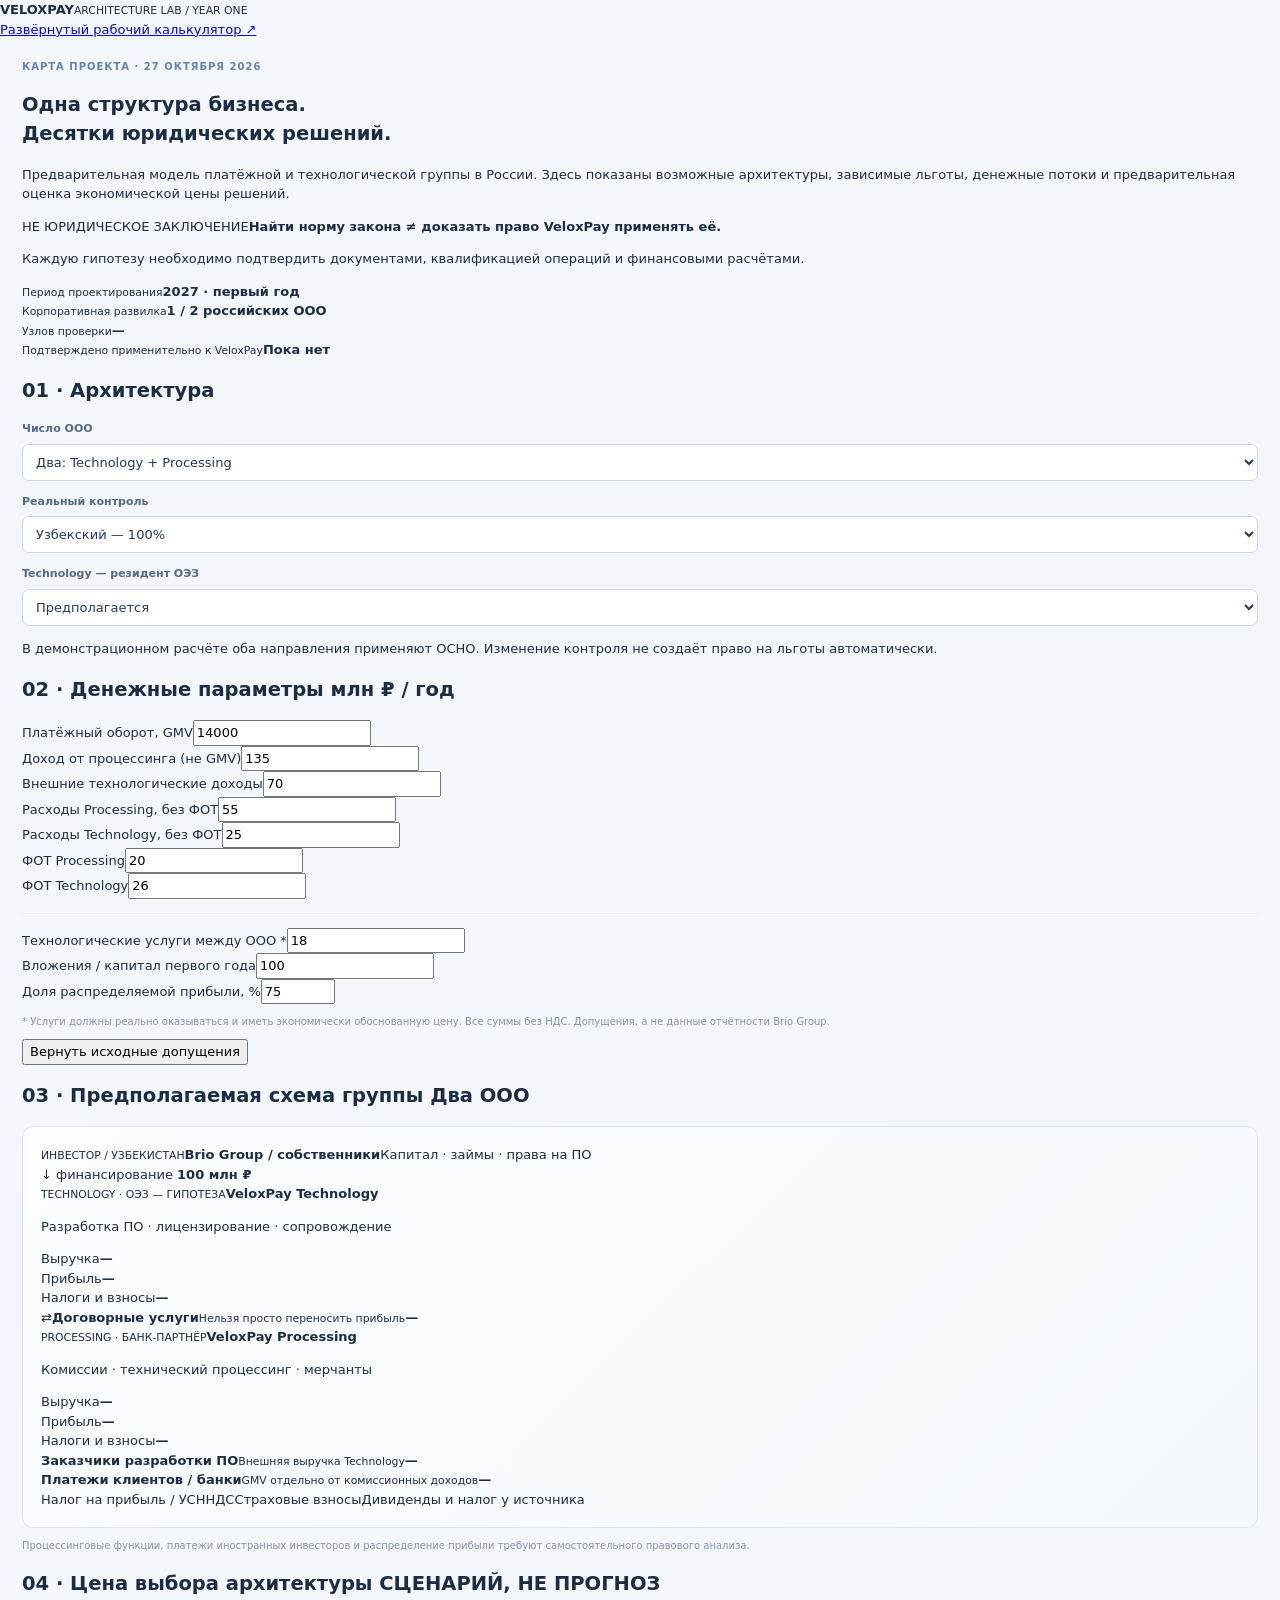
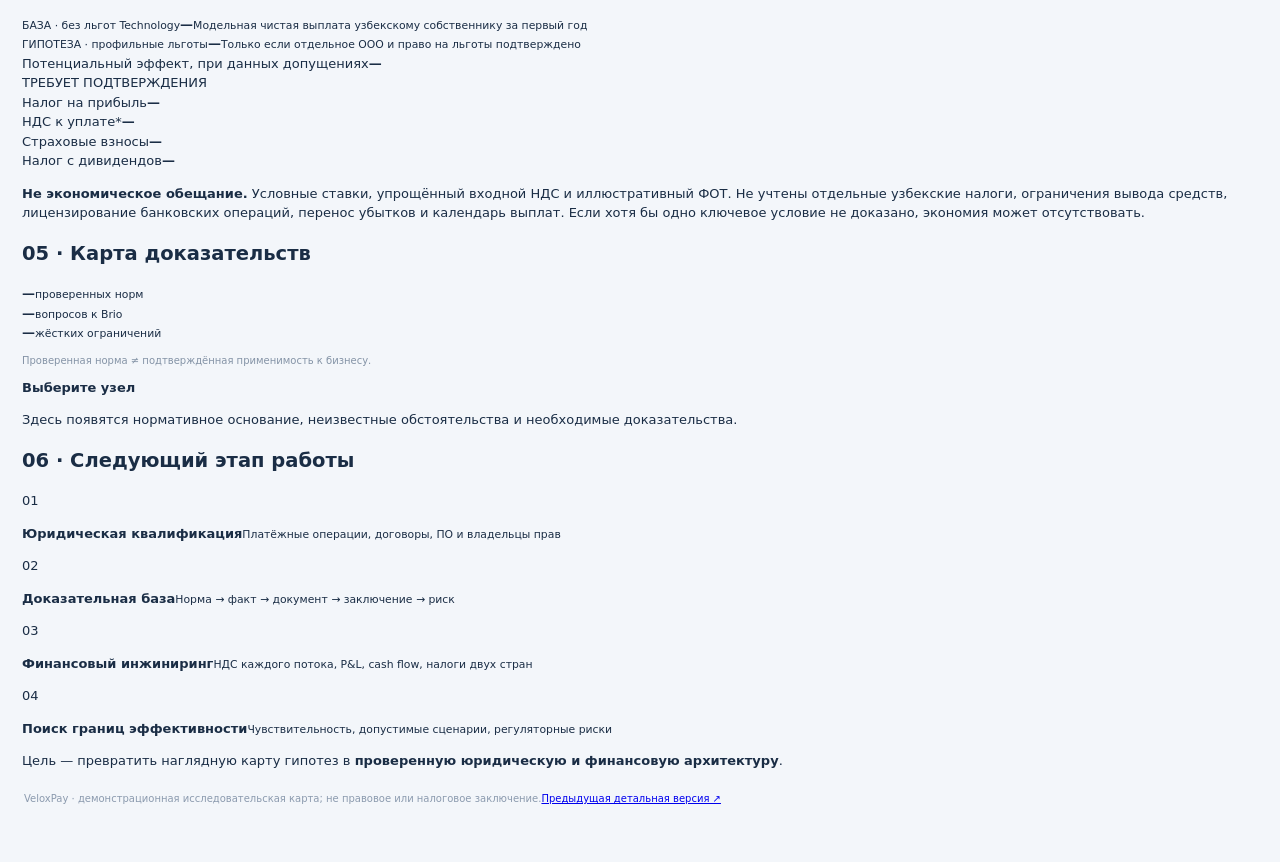
<file: veloxpay/executive-shell.html>
<!doctype html><html lang="ru"><head><meta charset="utf-8"><meta name="viewport" content="width=device-width,initial-scale=1"><meta name="theme-color" content="#10223b"><title>VeloxPay — архитектура и доказательная база</title><link rel="stylesheet" href="./executive.css"><script defer src="./executive.js"></script></head><body>
<header><div><b>VELOXPAY</b><small>ARCHITECTURE LAB / YEAR ONE</small></div><a href="./prototype-v2.html">Развёрнутый рабочий калькулятор ↗</a></header>
<main>
<section class="hero"><div><div class="eyebrow">КАРТА ПРОЕКТА · 27 ОКТЯБРЯ 2026</div><h1>Одна структура бизнеса.<br>Десятки юридических решений.</h1><p>Предварительная модель платёжной и технологической группы в России. Здесь показаны возможные архитектуры, зависимые льготы, денежные потоки и предварительная оценка экономической цены решений.</p></div><div class="statement"><span class="tag amber">НЕ ЮРИДИЧЕСКОЕ ЗАКЛЮЧЕНИЕ</span><strong>Найти норму закона ≠ доказать право VeloxPay применять её.</strong><p>Каждую гипотезу необходимо подтвердить документами, квалификацией операций и финансовыми расчётами.</p></div></section>
<section class="topline"><div><small>Период проектирования</small><b>2027 · первый год</b></div><div><small>Корпоративная развилка</small><b>1 / 2 российских ООО</b></div><div><small>Узлов проверки</small><b id="all-count">—</b></div><div><small>Подтверждено применительно к VeloxPay</small><b>Пока нет</b></div></section>
<div class="layout">
<div class="left">
<section class="panel"><h2>01 · Архитектура</h2><div class="field"><label for="structure">Число ООО</label><select id="structure"><option value="two">Два: Technology + Processing</option><option value="one">Одно: совмещённая деятельность</option></select></div><div class="field"><label for="control">Реальный контроль</label><select id="control"><option value="foreign">Узбекский — 100%</option><option value="russian">Российский — более 50%</option></select></div><div class="field"><label for="sez">Technology — резидент ОЭЗ</label><select id="sez"><option value="yes">Предполагается</option><option value="no">Без ОЭЗ</option></select></div><div class="hint">В демонстрационном расчёте оба направления применяют ОСНО. Изменение контроля не создаёт право на льготы автоматически.</div></section>
<section class="panel"><h2>02 · Денежные параметры <span class="tag grey">млн ₽ / год</span></h2>
<div class="pair"><label for="gmv">Платёжный оборот, GMV</label><input id="gmv" type="number" min="0" value="14000"></div>
<div class="pair"><label for="proc">Доход от процессинга (не GMV)</label><input id="proc" type="number" min="0" value="135"></div>
<div class="pair"><label for="tech">Внешние технологические доходы</label><input id="tech" type="number" min="0" value="70"></div>
<div class="pair"><label for="procCost">Расходы Processing, без ФОТ</label><input id="procCost" type="number" min="0" value="55"></div>
<div class="pair"><label for="techCost">Расходы Technology, без ФОТ</label><input id="techCost" type="number" min="0" value="25"></div>
<div class="pair"><label for="procPay">ФОТ Processing</label><input id="procPay" type="number" min="0" value="20"></div>
<div class="pair"><label for="techPay">ФОТ Technology</label><input id="techPay" type="number" min="0" value="26"></div>
<div class="rule"></div><div class="pair"><label for="inter">Технологические услуги между ООО *</label><input id="inter" type="number" min="0" value="18"></div>
<div class="pair"><label for="capital">Вложения / капитал первого года</label><input id="capital" type="number" min="0" value="100"></div>
<div class="pair"><label for="payout">Доля распределяемой прибыли, %</label><input id="payout" type="number" min="0" max="100" value="75"></div>
<p class="micro">* Услуги должны реально оказываться и иметь экономически обоснованную цену. Все суммы без НДС. Допущения, а не данные отчётности Brio Group.</p>
<button type="button" id="reset" class="outline">Вернуть исходные допущения</button></section>
</div>
<div class="middle">
<section class="panel"><h2>03 · Предполагаемая схема группы <span id="model-label" class="tag grey">Два ООО</span></h2><div class="diagram"><div class="invest"><small>ИНВЕСТОР / УЗБЕКИСТАН</small><b>Brio Group / собственники</b><span>Капитал · займы · права на ПО</span></div><div class="down">↓ финансирование <b id="invest">100 млн ₽</b></div>
<div class="companies" id="companies">
<div class="node" id="technology"><small>TECHNOLOGY · ОЭЗ — ГИПОТЕЗА</small><b id="tech-title">VeloxPay Technology</b><p>Разработка ПО · лицензирование · сопровождение</p><div class="nmetrics"><div><span>Выручка</span><strong id="revT">—</strong></div><div><span>Прибыль</span><strong id="profitT">—</strong></div><div><span>Налоги и взносы</span><strong id="taxT">—</strong></div></div></div>
<div class="bridge" id="bridge"><span>⇄</span><b>Договорные услуги</b><small>Нельзя просто переносить прибыль</small><strong id="amountInter">—</strong></div>
<div class="node processing" id="processing"><small>PROCESSING · БАНК-ПАРТНЁР</small><b>VeloxPay Processing</b><p>Комиссии · технический процессинг · мерчанты</p><div class="nmetrics"><div><span>Выручка</span><strong id="revP">—</strong></div><div><span>Прибыль</span><strong id="profitP">—</strong></div><div><span>Налоги и взносы</span><strong id="taxP">—</strong></div></div></div></div>
<div class="sources"><div><b>Заказчики разработки ПО</b><small>Внешняя выручка Technology</small><strong id="externalT">—</strong></div><div><b>Платежи клиентов / банки</b><small>GMV отдельно от комиссионных доходов</small><strong id="externalP">—</strong></div></div><div class="rails"><span>Налог на прибыль / УСН</span><span>НДС</span><span>Страховые взносы</span><span>Дивиденды и налог у источника</span></div></div><p class="micro">Процессинговые функции, платежи иностранных инвесторов и распределение прибыли требуют самостоятельного правового анализа.</p></section>
<section class="panel"><h2>04 · Цена выбора архитектуры <span class="tag amber">СЦЕНАРИЙ, НЕ ПРОГНОЗ</span></h2><div class="two-up"><div class="figure"><small>БАЗА · без льгот Technology</small><b id="base">—</b><small>Модельная чистая выплата узбекскому собственнику за первый год</small></div><div class="figure optim"><small>ГИПОТЕЗА · профильные льготы</small><b id="optim">—</b><small>Только если отдельное ООО и право на льготы подтверждено</small></div></div><div class="delta"><div><span>Потенциальный эффект, при данных допущениях</span><b id="delta">—</b></div><span id="result-status" class="tag amber">ТРЕБУЕТ ПОДТВЕРЖДЕНИЯ</span></div><div class="taxgrid"><div><span>Налог на прибыль</span><b id="profit-tax">—</b></div><div><span>НДС к уплате*</span><b id="vat-tax">—</b></div><div><span>Страховые взносы</span><b id="social-tax">—</b></div><div><span>Налог с дивидендов</span><b id="div-tax">—</b></div></div>
<p class="warning"><b>Не экономическое обещание.</b> Условные ставки, упрощённый входной НДС и иллюстративный ФОТ. Не учтены отдельные узбекские налоги, ограничения вывода средств, лицензирование банковских операций, перенос убытков и календарь выплат. Если хотя бы одно ключевое условие не доказано, экономия может отсутствовать.</p></section>
</div>
<div class="right">
<section class="panel"><h2>05 · Карта доказательств</h2><div class="counts"><div><b id="n-known">—</b><small>проверенных норм</small></div><div><b id="n-open">—</b><small>вопросов к Brio</small></div><div><b id="n-blocked">—</b><small>жёстких ограничений</small></div></div><p class="micro">Проверенная норма ≠ подтверждённая применимость к бизнесу.</p><div class="evidence" id="evidence"></div><div class="detail" id="detail"><b>Выберите узел</b><p>Здесь появятся нормативное основание, неизвестные обстоятельства и необходимые доказательства.</p></div></section>
<section class="panel"><h2>06 · Следующий этап работы</h2><div class="checklist"><div><span>01</span><p><b>Юридическая квалификация</b><small>Платёжные операции, договоры, ПО и владельцы прав</small></p></div><div><span>02</span><p><b>Доказательная база</b><small>Норма → факт → документ → заключение → риск</small></p></div><div><span>03</span><p><b>Финансовый инжиниринг</b><small>НДС каждого потока, P&amp;L, cash flow, налоги двух стран</small></p></div><div><span>04</span><p><b>Поиск границ эффективности</b><small>Чувствительность, допустимые сценарии, регуляторные риски</small></p></div></div><div class="closing">Цель — превратить наглядную карту гипотез в <b>проверенную юридическую и финансовую архитектуру</b>.</div></section>
</div></div>
<footer><span>VeloxPay · демонстрационная исследовательская карта; не правовое или налоговое заключение.</span><a href="./prototype-v2.html">Предыдущая детальная версия ↗</a></footer>
</main></body></html>
</file>
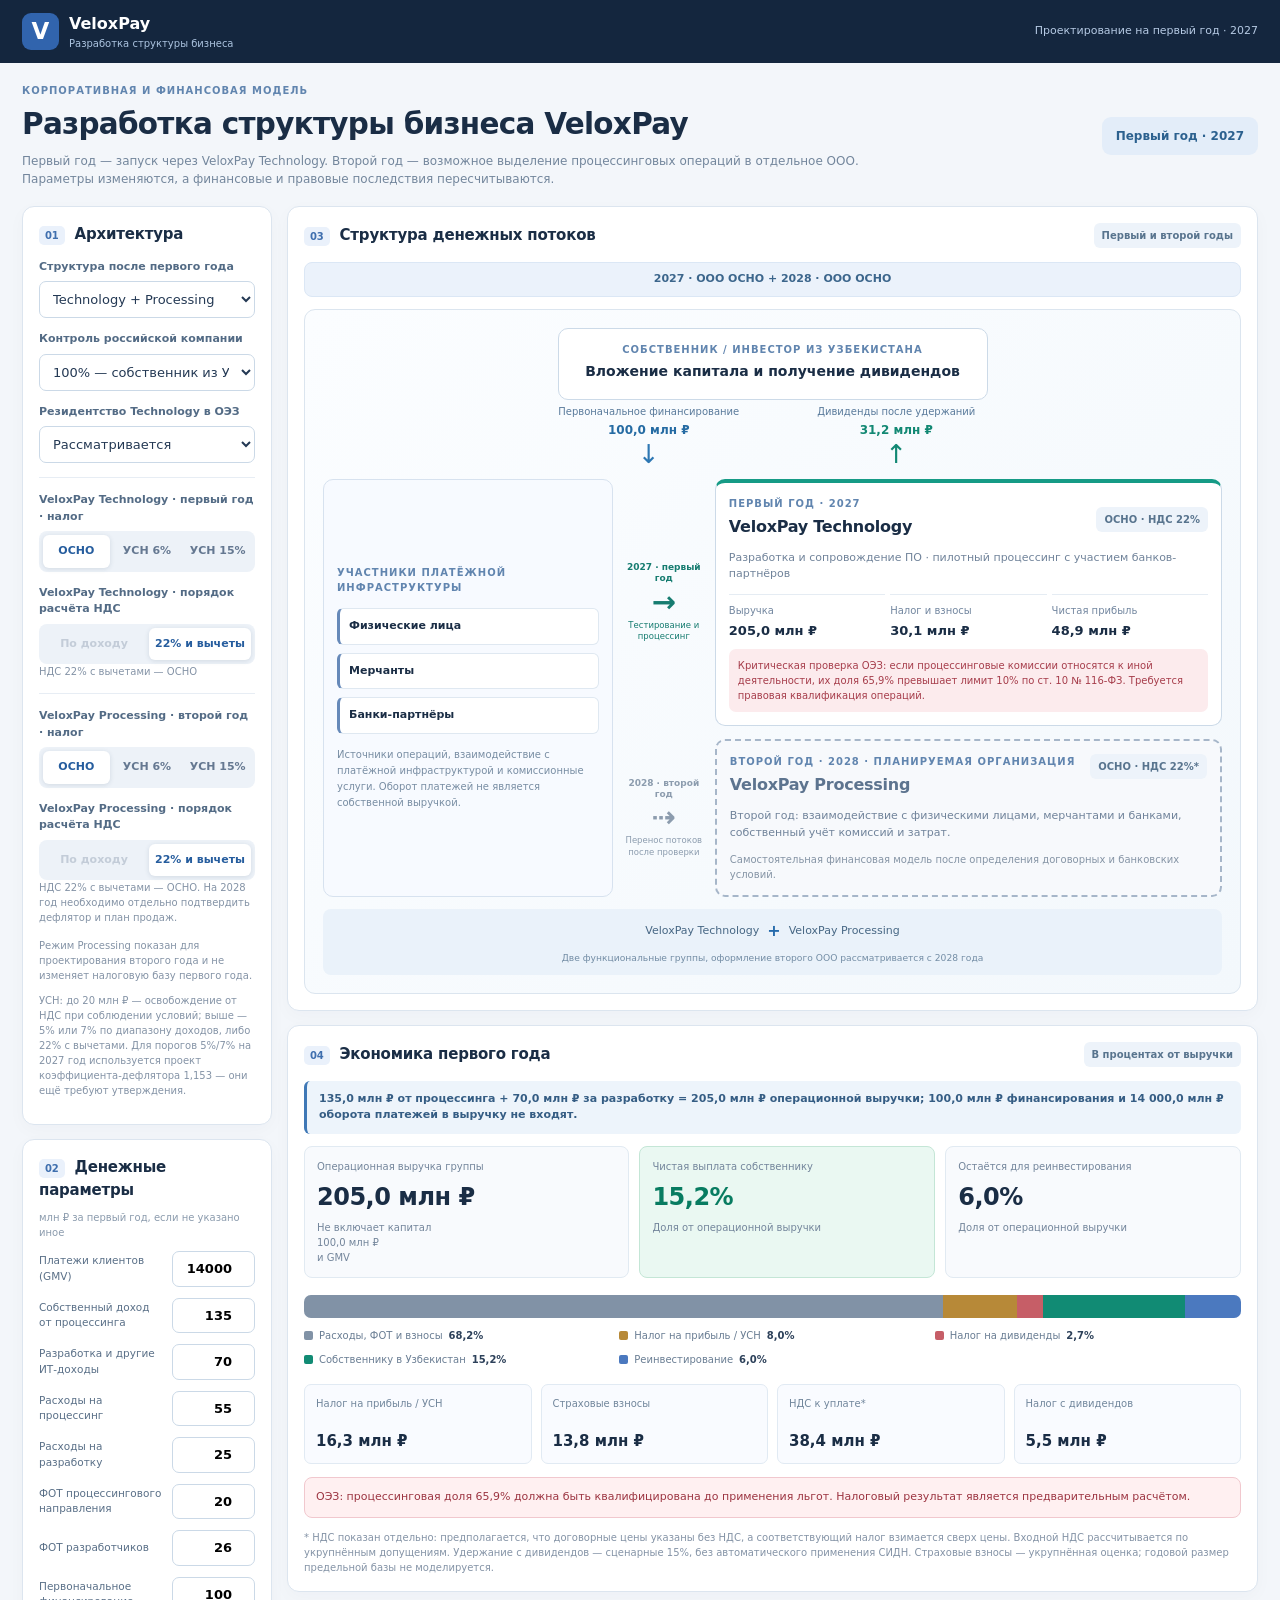
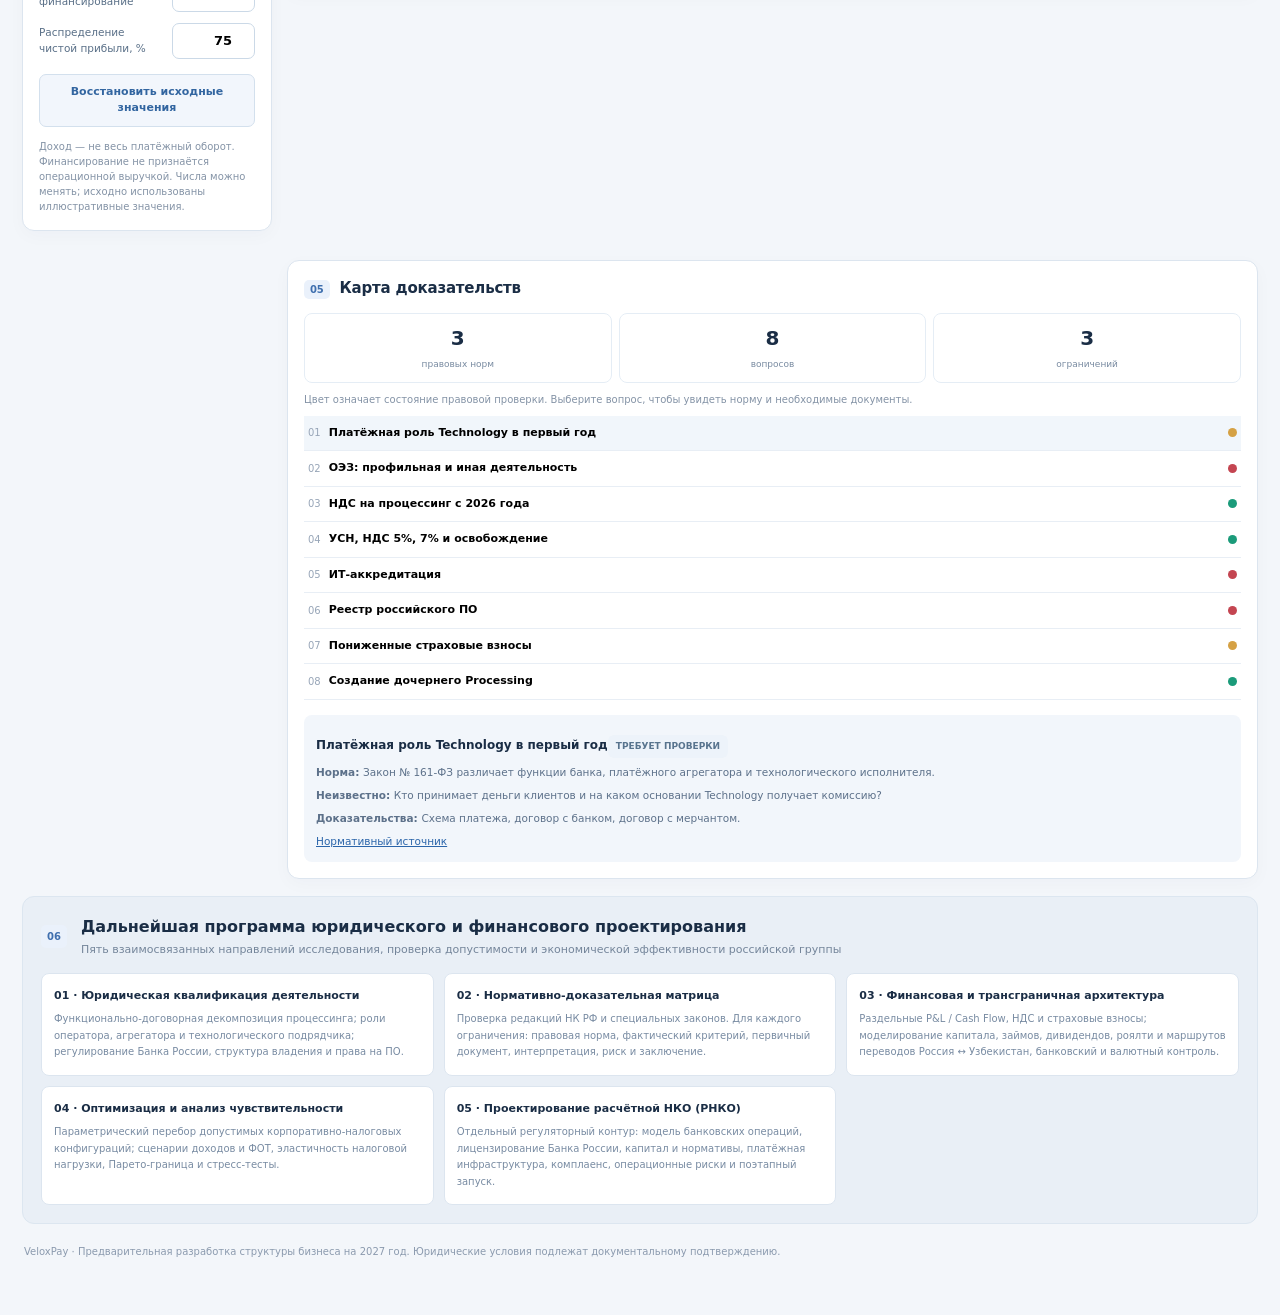
<file: veloxpay/legacy-before-v2.html>
<!doctype html>
<html lang="ru"><head><meta charset="utf-8"><meta name="viewport" content="width=device-width, initial-scale=1"><meta name="theme-color" content="#14263e">
<title>Разработка структуры бизнеса VeloxPay</title>
<link rel="stylesheet" href="./executive.css"><script defer src="./executive.js"></script></head>
<body>
<header class="topbar"><div class="brand"><span class="brand-mark">V</span><div><b>VeloxPay</b><small>Разработка структуры бизнеса</small></div></div><div class="topbar-meta">Проектирование на первый год · 2027</div></header>
<main>
<div class="page-title"><div><div class="eyebrow">Корпоративная и финансовая модель</div><h1>Разработка структуры бизнеса VeloxPay</h1><p>Первый год — запуск через VeloxPay Technology. Второй год — возможное выделение процессинговых операций в отдельное ООО. Параметры изменяются, а финансовые и правовые последствия пересчитываются.</p></div><span class="year-label">Первый год · 2027</span></div>
<div class="main-layout">
<aside class="left">
<section class="card"><h2><span class="num">01</span> Архитектура</h2>
<div class="field"><label for="structure">Структура после первого года</label><select id="structure"><option value="two">Technology + Processing</option><option value="one">Одно ООО — без выделения</option></select></div>
<div class="field"><label for="control">Контроль российской компании</label><select id="control"><option value="foreign">100% — собственник из Узбекистана</option><option value="russian">Более 50% — реальный российский контроль</option></select></div>
<div class="field"><label for="sez">Резидентство Technology в ОЭЗ</label><select id="sez"><option value="yes">Рассматривается</option><option value="no">Не предполагается</option></select></div>
<div class="rule"></div>
<div class="field"><label>VeloxPay Technology · первый год · налог</label><div class="choices" data-for="taxT"><button type="button" data-val="osno">ОСНО</button><button type="button" data-val="usn6">УСН 6%</button><button type="button" data-val="usn15">УСН 15%</button></div><input id="taxT" type="hidden" value="osno"></div>
<div class="field"><label>VeloxPay Technology · порядок расчёта НДС</label><div class="choices" data-for="vatT"><button type="button" data-val="auto">По доходу</button><button type="button" data-val="22">22% и вычеты</button></div><input id="vatT" type="hidden" value="auto"><div class="micro" id="vatExplanationT">На УСН ставка определяется по доходу; 22% с вычетами можно выбрать отдельно.</div></div>
<div id="processingControls"><div class="rule"></div><div class="field"><label>VeloxPay Processing · второй год · налог</label><div class="choices" data-for="taxP"><button type="button" data-val="osno">ОСНО</button><button type="button" data-val="usn6">УСН 6%</button><button type="button" data-val="usn15">УСН 15%</button></div><input id="taxP" type="hidden" value="osno"></div>
<div class="field"><label>VeloxPay Processing · порядок расчёта НДС</label><div class="choices" data-for="vatP"><button type="button" data-val="auto">По доходу</button><button type="button" data-val="22">22% и вычеты</button></div><input id="vatP" type="hidden" value="auto"><div class="micro" id="vatExplanationP">Второй год: пороги по прогнозу, необходимо подтвердить дефлятор 2028 года.</div></div>
<p class="micro">Режим Processing показан для проектирования второго года и не изменяет налоговую базу первого года.</p></div>
<p class="micro">УСН: до 20 млн ₽ — освобождение от НДС при соблюдении условий; выше — 5% или 7% по диапазону доходов, либо 22% с вычетами. Для порогов 5%/7% на 2027 год используется проект коэффициента-дефлятора 1,153 — они ещё требуют утверждения.</p>
</section>
<section class="card"><h2><span class="num">02</span> Денежные параметры</h2><div class="unit">млн ₽ за первый год, если не указано иное</div>
<div class="param"><label for="gmv">Платежи клиентов (GMV)</label><input id="gmv" type="number" value="14000" min="0" step="100"></div>
<div class="param"><label for="proc">Собственный доход от процессинга</label><input id="proc" type="number" value="135" min="0" step="1"></div>
<div class="param"><label for="tech">Разработка и другие ИТ-доходы</label><input id="tech" type="number" value="70" min="0" step="1"></div>
<div class="param"><label for="procCost">Расходы на процессинг</label><input id="procCost" type="number" value="55" min="0" step="1"></div>
<div class="param"><label for="techCost">Расходы на разработку</label><input id="techCost" type="number" value="25" min="0" step="1"></div>
<div class="param"><label for="procPay">ФОТ процессингового направления</label><input id="procPay" type="number" value="20" min="0" step="1"></div>
<div class="param"><label for="techPay">ФОТ разработчиков</label><input id="techPay" type="number" value="26" min="0" step="1"></div>
<div class="param"><label for="capital">Первоначальное финансирование</label><input id="capital" type="number" value="100" min="0" step="1"></div>
<div class="param"><label for="payout">Распределение чистой прибыли, %</label><input id="payout" type="number" value="75" min="0" max="100" step="5"></div>
<button class="reset" id="reset" type="button">Восстановить исходные значения</button>
<div class="micro top-margin">Доход — не весь платёжный оборот. Финансирование не признаётся операционной выручкой. Числа можно менять; исходно использованы иллюстративные значения.</div>
</section></aside>
<div class="center">
<section class="card structure-card"><div class="section-heading"><h2><span class="num">03</span> Структура денежных потоков</h2><span class="pill neutral">Первый и второй годы</span></div>
<div id="bothModes" class="mode-line">2027: ООО — ОСНО + 2028: ООО — ОСНО</div>
<div class="diagram">
<div class="investor block"><div class="overline">Собственник / инвестор из Узбекистана</div><strong>Вложение капитала и получение дивидендов</strong></div>
<div class="dual-arrows"><div class="arrow-col"><span>Первоначальное финансирование</span><b id="financingAmount">100 млн ₽</b><i>↓</i></div><div class="arrow-col reverse"><span>Дивиденды после удержаний</span><b id="ownerAmount">—</b><i>↑</i></div></div>
<div class="network">
<div class="block market" id="marketParticipants"><div class="overline">Участники платёжной инфраструктуры</div>
<div class="market-participants"><span>Физические лица</span><span>Мерчанты</span><span>Банки-партнёры</span></div>
<div class="market-sub">Источники операций, взаимодействие с платёжной инфраструктурой и комиссионные услуги. Оборот платежей не является собственной выручкой.</div></div>
<div class="route route-first"><span class="route-label">2027 · первый год</span><b>→</b><small>Тестирование и процессинг</small></div>
<div class="block company active-company"><div class="company-top"><div><div class="overline">Первый год · 2027</div><h3>VeloxPay Technology</h3></div><span id="techMode" class="pill neutral">ОСНО · НДС 22%</span></div>
<div class="company-body">Разработка и сопровождение ПО · пилотный процессинг с участием банков-партнёров</div>
<div class="company-metrics"><div><small>Выручка</small><b id="revenueTech">—</b></div><div><small>Налог и взносы</small><b id="taxTech">—</b></div><div><small>Чистая прибыль</small><b id="netTech">—</b></div></div>
<div id="sezWarning" class="legal-inline"></div></div>
<div class="route route-second" id="transferArrow"><span class="route-label">2028 · второй год</span><b>⇢</b><small>Перенос потоков после проверки</small></div>
<div class="block future-company" id="futureCompany"><div class="company-top"><div><div class="overline">Второй год · 2028 · планируемая организация</div><h3>VeloxPay Processing</h3></div><span id="procMode" class="pill neutral">ОСНО · НДС 22%</span></div><div class="company-body">Второй год: взаимодействие с физическими лицами, мерчантами и банками, собственный учёт комиссий и затрат.</div><p>Самостоятельная финансовая модель после определения договорных и банковских условий.</p></div>
</div>
<div class="transition-note"><span>VeloxPay Technology</span><b>+</b><span>VeloxPay Processing</span><small>Две функциональные группы, оформление второго ООО рассматривается с 2028 года</small></div>
</div></section>
<section class="card waterfall-card"><div class="section-heading"><h2><span class="num">04</span> Экономика первого года</h2><span class="pill neutral">В процентах от выручки</span></div>
<div class="revenue-explain" id="revenueExplain">135 млн ₽ (процессинг) + 70 млн ₽ (разработка) = 205 млн ₽ выручки. Вложение капитала 100 млн ₽ не включается.</div><div class="financial-head"><div><span>Операционная выручка группы</span><b id="externalRevenue">—</b><small>Не включает капитал <span id="excludedCapital">100 млн ₽</span> и GMV</small></div><div><span>Чистая выплата собственнику</span><b id="ownerPercent">—</b><small>Доля от операционной выручки</small></div><div><span>Остаётся для реинвестирования</span><b id="retainedPercent">—</b><small>Доля от операционной выручки</small></div></div>
<div class="stack" id="stack" aria-label="Структура распределения операционной выручки"></div><div class="stack-legend" id="stackLegend"></div>
<div class="tax-grid"><div><span>Налог на прибыль / УСН</span><strong id="profitTax">—</strong></div><div><span>Страховые взносы</span><strong id="socialTax">—</strong></div><div><span>НДС к уплате*</span><strong id="vatTax">—</strong></div><div><span>Налог с дивидендов</span><strong id="divTax">—</strong></div></div>
<div id="statusMessage" class="status-message"></div>
<div class="micro top-margin">* НДС показан отдельно: предполагается, что договорные цены указаны без НДС, а соответствующий налог взимается сверх цены. Входной НДС рассчитывается по укрупнённым допущениям. Удержание с дивидендов — сценарные 15%, без автоматического применения СИДН. Страховые взносы — укрупнённая оценка; годовой размер предельной базы не моделируется.</div>
</section>
</div>
<aside class="right"><section class="card"><div class="section-heading"><h2><span class="num">05</span> Карта доказательств</h2></div>
<div class="evidence-stats"><div><strong id="knownCount">—</strong><span>правовых норм</span></div><div><strong id="openCount">—</strong><span>вопросов</span></div><div><strong id="blockedCount">—</strong><span>ограничений</span></div></div>
<div class="micro">Цвет означает состояние правовой проверки. Выберите вопрос, чтобы увидеть норму и необходимые документы.</div>
<div id="evidenceList" class="evidence-list"></div>
<div id="evidenceDetail" class="evidence-detail"><b>Выберите вопрос для проверки</b></div>
</section></aside></div>
<section class="bottom"><div class="bottom-heading"><span class="num">06</span><div><h2>Дальнейшая программа юридического и финансового проектирования</h2><p>Пять взаимосвязанных направлений исследования, проверка допустимости и экономической эффективности российской группы</p></div></div>
<div class="steps">
<div><b>01 · Юридическая квалификация деятельности</b><span>Функционально-договорная декомпозиция процессинга; роли оператора, агрегатора и технологического подрядчика; регулирование Банка России, структура владения и права на ПО.</span></div>
<div><b>02 · Нормативно-доказательная матрица</b><span>Проверка редакций НК РФ и специальных законов. Для каждого ограничения: правовая норма, фактический критерий, первичный документ, интерпретация, риск и заключение.</span></div>
<div><b>03 · Финансовая и трансграничная архитектура</b><span>Раздельные P&amp;L / Cash Flow, НДС и страховые взносы; моделирование капитала, займов, дивидендов, роялти и маршрутов переводов Россия ↔ Узбекистан, банковский и валютный контроль.</span></div>
<div><b>04 · Оптимизация и анализ чувствительности</b><span>Параметрический перебор допустимых корпоративно-налоговых конфигураций; сценарии доходов и ФОТ, эластичность налоговой нагрузки, Парето-граница и стресс-тесты.</span></div>
<div><b>05 · Проектирование расчётной НКО (РНКО)</b><span>Отдельный регуляторный контур: модель банковских операций, лицензирование Банка России, капитал и нормативы, платёжная инфраструктура, комплаенс, операционные риски и поэтапный запуск.</span></div>
</div></section>
<footer>VeloxPay · Предварительная разработка структуры бизнеса на 2027 год. Юридические условия подлежат документальному подтверждению.</footer>
</main></body></html>
</file>
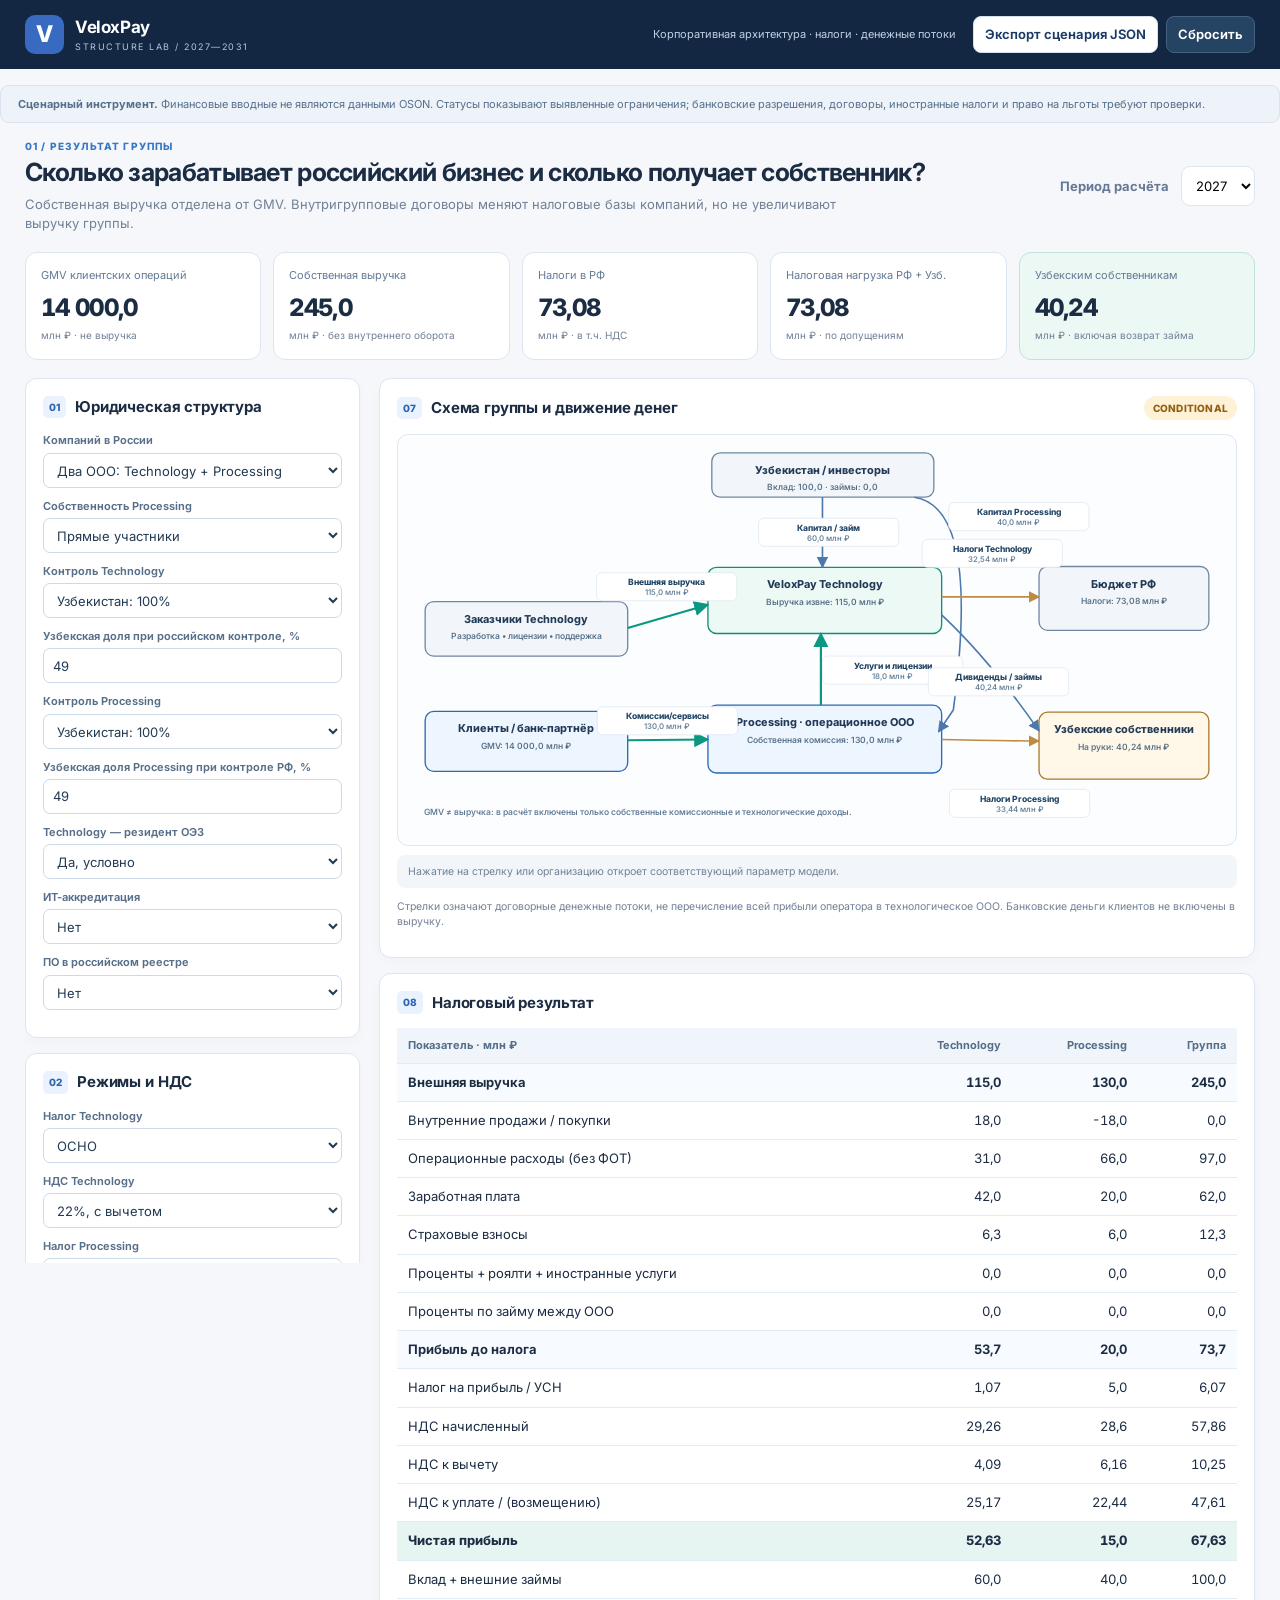
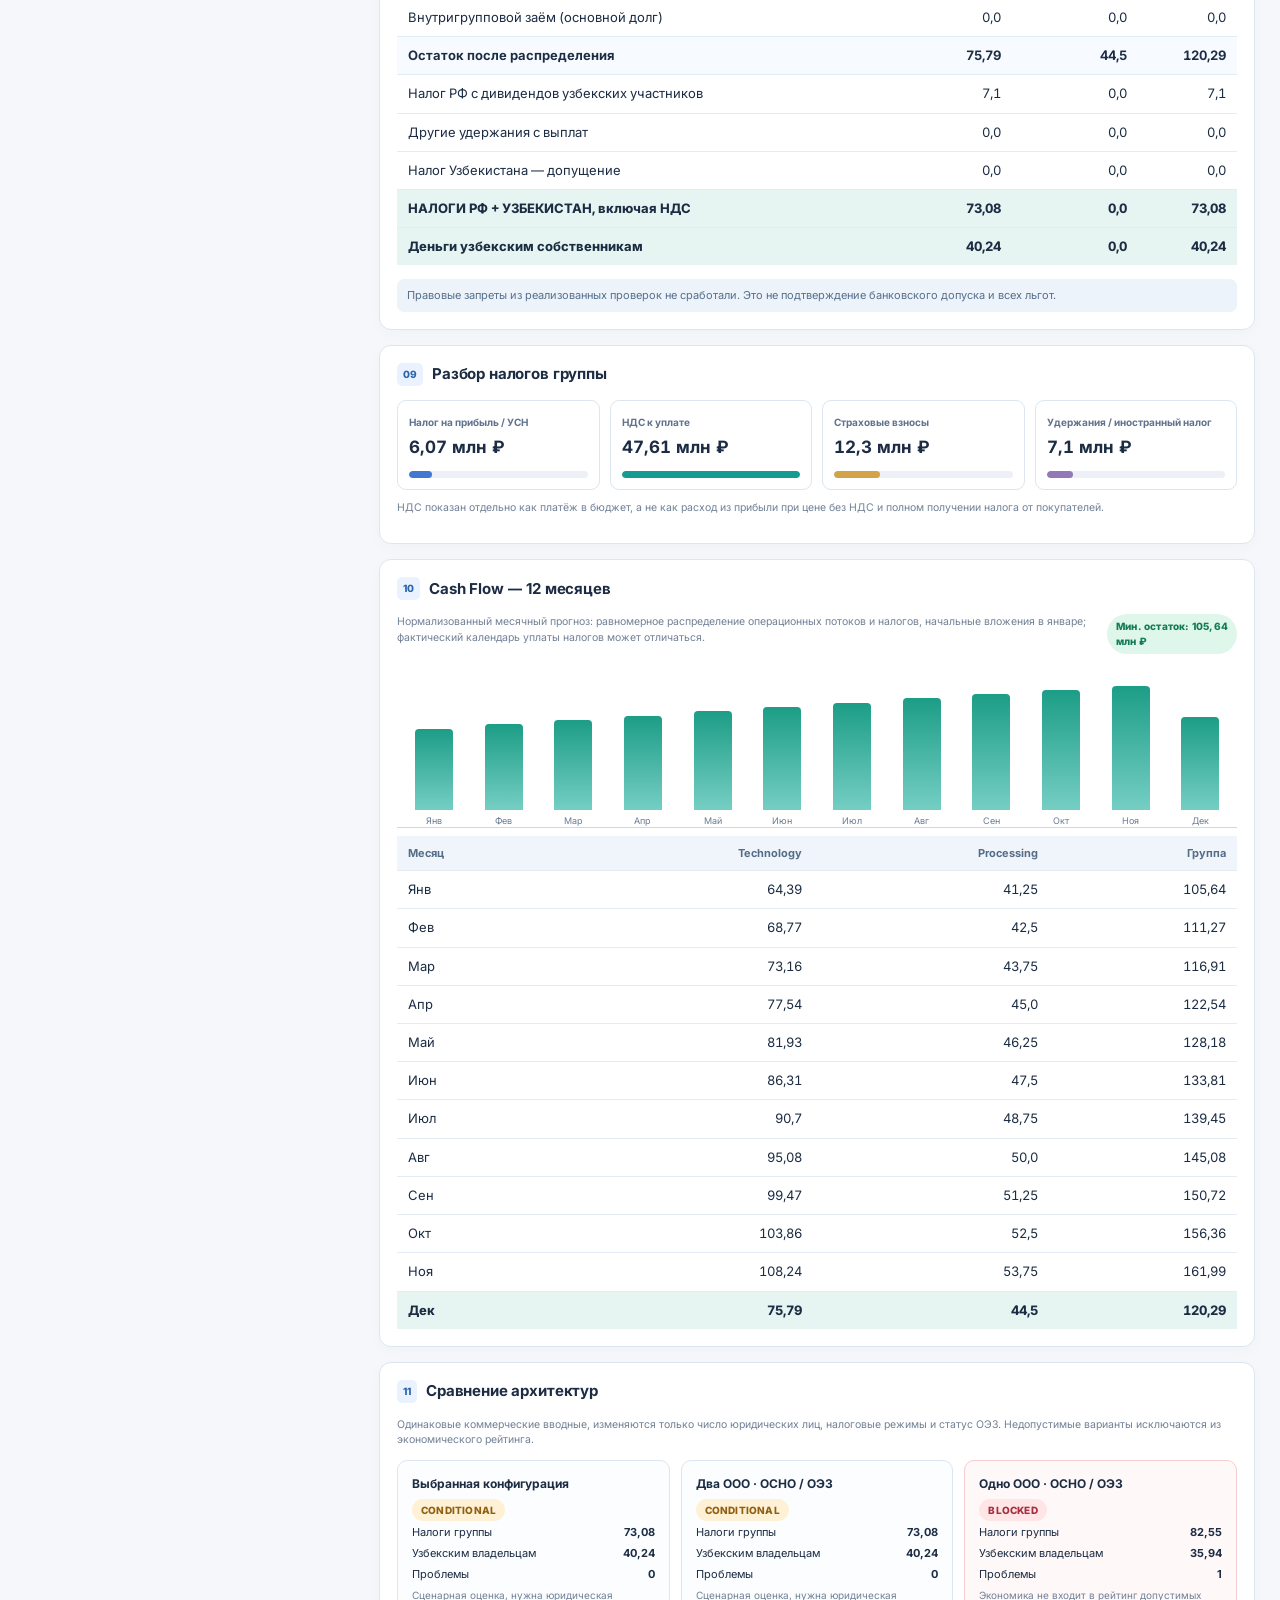
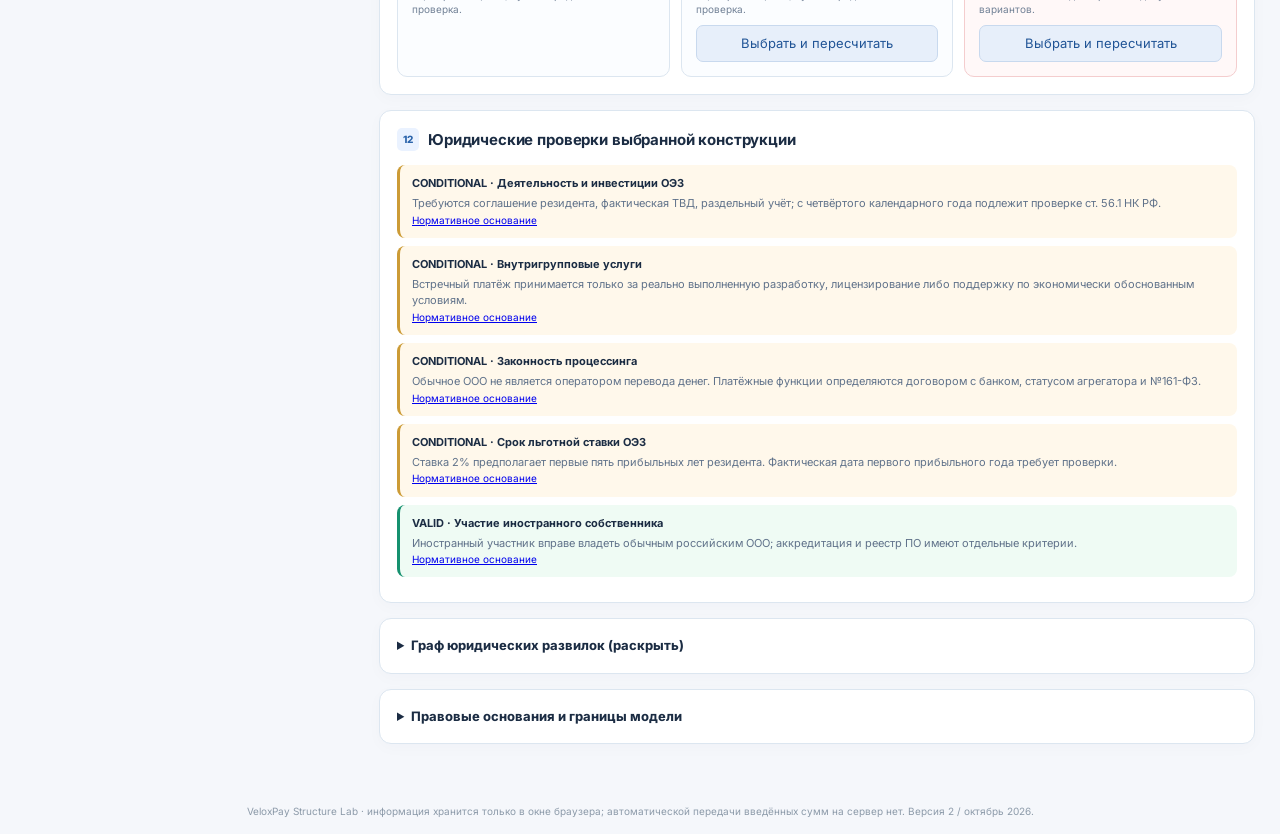
<file: veloxpay/prototype-v2.html>
<!doctype html><html lang="ru"><head><meta charset="utf-8"><meta name="viewport" content="width=device-width,initial-scale=1"><meta name="theme-color" content="#0f2140">
<title>VeloxPay · конструктор группы компаний</title><link rel="stylesheet" href="./app-v2.css"><script defer src="./model-core.js"></script><script defer src="./app-v2.js"></script></head>
<body>
<header><div class="header-inner"><div class="brand"><span class="monogram">V</span><div><b>VeloxPay</b><small>STRUCTURE LAB / 2027—2031</small></div></div><div class="header-right"><span class="subtitle">Корпоративная архитектура · налоги · денежные потоки</span><button id="download" class="btn light">Экспорт сценария JSON</button><button id="reset" class="btn ghost">Сбросить</button></div></div></header>
<div class="notice"><b>Сценарный инструмент.</b> Финансовые вводные не являются данными OSON. Статусы показывают выявленные ограничения; банковские разрешения, договоры, иностранные налоги и право на льготы требуют проверки.</div>
<main>
<section class="top"><div><div class="overline">01 / РЕЗУЛЬТАТ ГРУППЫ</div><h1>Сколько зарабатывает российский бизнес и сколько получает собственник?</h1><p class="muted">Собственная выручка отделена от GMV. Внутригрупповые договоры меняют налоговые базы компаний, но не увеличивают выручку группы.</p></div><div class="year"><label for="year">Период расчёта</label><select id="year"><option>2027</option><option>2028</option><option>2029</option><option>2030</option><option>2031</option></select></div></section>
<section class="metrics" id="metrics"></section>
<div class="workbench">
<aside class="inputs">
<div class="panel"><div class="panel-title"><span class="number">01</span><h2>Юридическая структура</h2></div>
<div class="field"><label>Компаний в России</label><select id="structure"><option value="two">Два ООО: Technology + Processing</option><option value="one">Одно ООО: совмещённая деятельность</option></select></div>
<div class="field"><label>Собственность Processing</label><select id="parent"><option value="direct">Прямые участники</option><option value="subsidiary">Дочерняя (100% Technology)</option></select></div>
<div class="field"><label>Контроль Technology</label><select id="techOwn"><option value="foreign">Узбекистан: 100%</option><option value="russian">Россия: реально более 50%</option></select></div>
<div class="field"><label>Узбекская доля при российском контроле, %</label><input id="techUz" type="number" min="0" max="49.99" step=".1" value="49"></div>
<div class="field"><label>Контроль Processing</label><select id="procOwn"><option value="foreign">Узбекистан: 100%</option><option value="russian">Россия: реально более 50%</option></select></div>
<div class="field"><label>Узбекская доля Processing при контроле РФ, %</label><input id="procUz" type="number" min="0" max="49.99" step=".1" value="49"></div>
<div class="field"><label>Technology — резидент ОЭЗ</label><select id="sez"><option value="yes">Да, условно</option><option value="no">Нет</option></select></div>
<div class="field"><label>ИТ-аккредитация</label><select id="accredited"><option value="no">Нет</option><option value="yes">Да (подтверждена)</option></select></div>
<div class="field"><label>ПО в российском реестре</label><select id="registry"><option value="no">Нет</option><option value="yes">Да (подтверждено)</option></select></div></div>
<div class="panel"><div class="panel-title"><span class="number">02</span><h2>Режимы и НДС</h2></div>
<div class="field"><label>Налог Technology</label><select id="taxT"><option value="osno">ОСНО</option><option value="usn6">УСН «доходы» 6%</option><option value="usn15">УСН «доходы − расходы» 15%</option></select></div>
<div class="field"><label>НДС Technology</label><select id="vatT"><option value="22">22%, с вычетом</option><option value="5">5%, без вычета</option><option value="7">7%, без вычета</option><option value="exempt">Освобождение УСН</option></select></div>
<div class="field"><label>Налог Processing</label><select id="taxP"><option value="osno">ОСНО</option><option value="usn6">УСН «доходы» 6%</option><option value="usn15">УСН «доходы − расходы» 15%</option></select></div>
<div class="field"><label>НДС Processing</label><select id="vatP"><option value="22">22%, с вычетом</option><option value="5">5%, без вычета</option><option value="7">7%, без вычета</option><option value="exempt">Освобождение УСН</option></select></div>
<div class="field"><label>Коммерческая цена</label><select id="priceMode"><option value="exclusive">Указана без НДС (НДС сверху)</option><option value="inclusive">Указана с НДС (фиксированная цена)</option></select></div>
<div class="field"><label>Доля ФОТ сверх предельной базы, %</label><input id="overCap" type="number" min="0" max="100" value="0" step="5"></div></div>
<div class="panel"><div class="panel-title"><span class="number">03</span><h2>Финансирование · млн ₽</h2></div>
<div class="field"><label>Вложение в капитал (всего)</label><input id="capital" type="number" min="0" value="100" step="5"></div>
<div class="field"><label>В Technology, % капитала</label><input id="capitalShare" type="number" min="0" max="100" value="60"></div>
<div class="field"><label>Займ из Узбекистана в Technology</label><input id="loanT" type="number" min="0" value="0"></div>
<div class="field"><label>Займ из Узбекистана в Processing</label><input id="loanP" type="number" min="0" value="0"></div>
<div class="field"><label>Ставка займа, % годовых</label><input id="loanRate" type="number" min="0" max="50" step=".5" value="10"></div>
<div class="field"><label>Возврат тела займа в году, %</label><input id="loanReturn" type="number" min="0" max="100" value="0"></div></div>
<div class="panel"><div class="panel-title"><span class="number">04</span><h2>Processing · млн ₽ в год</h2></div>
<div class="field"><label>Платёжный оборот GMV</label><input id="gmv" type="number" min="0" value="14000" step="500"></div>
<div class="field"><label>Доход процессора, % GMV</label><input id="fee" type="number" min="0" max="50" value=".8" step=".05"></div>
<div class="field"><label>Маркетплейс: собственная комиссия</label><input id="market" type="number" min="0" value="18"></div>
<div class="field"><label>Расходы банкам / партнёрам</label><input id="bank" type="number" min="0" value="38"></div>
<div class="field"><label>ФОТ Processing</label><input id="payP" type="number" min="0" value="20"></div>
<div class="field"><label>Остальные расходы Processing</label><input id="costP" type="number" min="0" value="25"></div>
<div class="field"><label>Доля расходов с входным НДС, %</label><input id="inputP" type="number" min="0" max="100" value="40"></div></div>
<div class="panel"><div class="panel-title"><span class="number">05</span><h2>Technology · млн ₽ в год</h2></div>
<div class="field"><label>Разработка ПО: внешняя выручка</label><input id="dev" type="number" min="0" value="70"></div>
<div class="field"><label>Лицензирование: внешняя выручка</label><input id="license" type="number" min="0" value="25"></div>
<div class="field"><label>Сопровождение: внешняя выручка</label><input id="support" type="number" min="0" value="20"></div>
<div class="field"><label>Доля ИТ-доходов, п.5 ст.427, %</label><input id="qual" type="number" min="0" max="100" value="100"></div>
<div class="field"><label>ФОТ Technology</label><input id="payT" type="number" min="0" value="42"></div>
<div class="field"><label>Остальные расходы Technology</label><input id="costT" type="number" min="0" value="31"></div>
<div class="field"><label>Доля расходов с входным НДС, %</label><input id="inputT" type="number" min="0" max="100" value="60"></div>
<div class="field"><label>Реестровые лицензии: освобождение НДС</label><select id="licenseExempt"><option value="no">Нет / не подтверждено</option><option value="yes">Да, отдельное правовое подтверждение</option></select></div></div>
<div class="panel highlight"><div class="panel-title"><span class="number">06</span><h2>Расчёты и выплаты</h2></div>
<div class="field"><label>Processing → Technology: услуги / ПО</label><input id="interco" type="number" min="0" value="18"></div>
<div class="field"><label>Внутригрупповой заём, млн ₽</label><input id="interLoan" type="number" min="0" value="0"></div>
<div class="field"><label>Направление внутригруппового займа</label><select id="interLoanDir"><option value="t2p">Technology → Processing</option><option value="p2t">Processing → Technology</option></select></div>
<div class="field"><label>Проценты по внутригрупповому займу, %</label><input id="interLoanRate" type="number" min="0" max="50" value="10"></div>
<div class="field"><label>Возврат внутригруппового займа за год, %</label><input id="interLoanRepay" type="number" min="0" max="100" value="0"></div>
<div class="field"><label>Операционные расходы второго ООО</label><input id="adminExtra" type="number" min="0" value="3"></div>
<div class="field"><label>Technology → Узбекистан: роялти</label><input id="royalty" type="number" min="0" value="0"></div>
<div class="field"><label>Technology → Узбекистан: услуги</label><input id="foreignSvc" type="number" min="0" value="0"></div>
<div class="field"><label>Дивиденды: доля распределения, %</label><input id="payout" type="number" min="0" max="100" value="70"></div>
<div class="field"><label>Удержание с дивидендов в РФ, %*</label><input id="divWht" type="number" min="0" max="30" value="15"></div>
<div class="field"><label>Удержание с процентов/роялти, %*</label><input id="otherWht" type="number" min="0" max="30" value="20"></div>
<div class="field"><label>Налог в Узбекистане на полученные суммы, %*</label><input id="uzTax" type="number" min="0" max="50" value="0"></div>
<p class="micro">* Сценарные параметры, не автоматическое применение соглашения РФ—Узбекистан. Убытки, НДС налогового агента и вычеты по трансграничным услугам требуют отдельной проверки.</p></div>
</aside>
<div class="right">
<section class="panel hero-panel"><div class="panel-title"><span class="number">07</span><h2>Схема группы и движение денег</h2><span id="overallStatus" class="state"></span></div><div class="graph-wrap"><svg id="flow" viewBox="0 0 1050 500" role="img" aria-label="Связи инвесторов Узбекистана, Technology, Processing, клиентов и бюджета РФ"></svg></div><div id="flowEditor" class="flow-editor"><span class="micro">Нажатие на стрелку или организацию откроет соответствующий параметр модели.</span></div><p class="micro">Стрелки означают договорные денежные потоки, не перечисление всей прибыли оператора в технологическое ООО. Банковские деньги клиентов не включены в выручку.</p></section>
<section class="panel"><div class="panel-title"><span class="number">08</span><h2>Налоговый результат</h2></div><div class="table-scroll"><table id="taxTable"><thead><tr><th>Показатель · млн ₽</th><th>Technology</th><th>Processing</th><th>Группа</th></tr></thead><tbody></tbody></table></div><div id="warnings" class="warnings"></div></section>
<section class="panel"><div class="panel-title"><span class="number">09</span><h2>Разбор налогов группы</h2></div><div class="tax-bars" id="bars"></div><p class="micro">НДС показан отдельно как платёж в бюджет, а не как расход из прибыли при цене без НДС и полном получении налога от покупателей.</p></section>
<section class="panel"><div class="panel-title"><span class="number">10</span><h2>Cash Flow — 12 месяцев</h2></div><div class="cash-head"><span class="micro">Нормализованный месячный прогноз: равномерное распределение операционных потоков и налогов, начальные вложения в январе; фактический календарь уплаты налогов может отличаться.</span><span id="cashInfo" class="state"></span></div><div class="cash-bars" id="cashChart"></div><div class="table-scroll"><table id="cashTable"><thead><tr><th>Месяц</th><th>Technology</th><th>Processing</th><th>Группа</th></tr></thead><tbody></tbody></table></div></section>
<section class="panel"><div class="panel-title"><span class="number">11</span><h2>Сравнение архитектур</h2></div><p class="micro">Одинаковые коммерческие вводные, изменяются только число юридических лиц, налоговые режимы и статус ОЭЗ. Недопустимые варианты исключаются из экономического рейтинга.</p><div class="comparison" id="alternatives"></div></section>
<section class="panel"><div class="panel-title"><span class="number">12</span><h2>Юридические проверки выбранной конструкции</h2></div><div id="legalChecks"></div></section>
<details class="panel" id="legalDAG"><summary>Граф юридических развилок (раскрыть)</summary><div class="micro" style="margin:12px 0">Нажатие на ветвь изменяет параметры и пересчитывает финансовую модель. Закрытые варианты остаются видимыми.</div><div id="decisionMap" class="dag-map"></div><div class="actions"><button id="exportMermaid" type="button" class="btn" style="margin-top:9px;background:#e7f0fb;color:#275c99">Экспорт Mermaid (.mmd)</button></div></details>
<details class="panel"><summary>Правовые основания и границы модели</summary><div class="legal-foot"><p>Прибыль резидента: <a href="https://www.nalog.gov.ru/rn16/taxation/taxes/profitul/" target="_blank">ФНС Татарстан — налог на прибыль</a>; <a href="https://www.consultant.ru/document/cons_doc_LAW_54599/" target="_blank">№ 116-ФЗ</a>. Пониженные взносы: <a href="https://www.consultant.ru/document/cons_doc_LAW_28165/c5c16c86f95c5db63601047b1c0a5942bd77c824/" target="_blank">ст. 427 НК РФ</a>. НДС процессинга: <a href="https://www.nalog.gov.ru/rn77/taxation/taxes/nds/16601302/" target="_blank">письмо ФНС от 30.01.2026</a>. НДС УСН: <a href="https://base.garant.ru/414502711/" target="_blank">№ 228-ФЗ</a>.</p><p>Аккредитация: <a href="https://www.consultant.ru/document/cons_doc_LAW_427955/" target="_blank">ПП № 1729</a>. Российский реестр ПО: <a href="https://www.consultant.ru/document/cons_doc_LAW_61798/" target="_blank">ст. 12.1 № 149-ФЗ</a>. Платёжный агрегатор: <a href="https://www.consultant.ru/document/cons_doc_LAW_115625/" target="_blank">№ 161-ФЗ</a>. Злоупотребление и расходы: <a href="https://www.consultant.ru/document/cons_doc_LAW_28165/" target="_blank">ст. 54.1, 105.1, 252 НК РФ</a>.</p><p><b>Границы:</b> тарифы взносов моделируются через введённую долю выплат сверх предельной базы; УСН проверяется по заданной годовой выручке (не по фактической выручке предшествующего года); ставки 5%/7% НДС требуют самостоятельной проверки порогов; экономическая обоснованность трансфертных платежей не подтверждается их вводом. Экономия льгот по статье 56.1 НК РФ требует самостоятельного инвестиционного теста. Не моделируются капитал РНКО, узбекские валютные разрешения, расходы на приобретение лицензий и банковское обеспечение.</p></div></details>
</div></div></main><footer>VeloxPay Structure Lab · информация хранится только в окне браузера; автоматической передачи введённых сумм на сервер нет. Версия 2 / октябрь 2026.</footer>
</body></html>
</file>
<file: veloxpay/app-v2.css>
@import url('https://fonts.googleapis.com/css2?family=Inter:wght@400;500;600;650;700;800&display=swap');
:root{--ink:#1b2c43;--muted:#718196;--line:#dce6f0;--navy:#132743;--blue:#2b63bc;--teal:#087f73;--bg:#f5f7fb;--red:#b63f4a;--orange:#b07819}
*{box-sizing:border-box}body{margin:0;background:var(--bg);font:13px/1.48 Inter,system-ui,sans-serif;color:var(--ink)}select,input,button{font:inherit}button{cursor:pointer}header{background:var(--navy);color:#fff}.header-inner{max-width:1600px;margin:auto;display:flex;justify-content:space-between;gap:20px;align-items:center;padding:15px 25px}.brand{display:flex;align-items:center;gap:11px}.brand b{display:block;font-size:17px;letter-spacing:-.4px}.brand small{display:block;color:#b1c8e4;font-size:9px;letter-spacing:1.5px}.monogram{display:grid;place-items:center;background:#396ac1;border-radius:10px;width:39px;height:39px;font-size:23px;font-weight:800}.header-right{display:flex;align-items:center;gap:8px}.header-right .subtitle{color:#bfd0e4;font-size:11px;margin-right:9px}.btn{border:1px solid #d3e0ef;padding:8px 11px;border-radius:8px;font-weight:650}.btn.light{background:#fff;color:#1a3a67}.btn.ghost{background:#254362;color:#fff;border-color:#426281}.notice{max-width:1550px;padding:10px 17px;margin:16px auto 0;background:#eef3f9;border:1px solid #d8e3ef;border-radius:9px;color:#556f8c;font-size:11px}main{max-width:1600px;margin:auto;padding:16px 25px 30px}.top{display:flex;align-items:center;justify-content:space-between;gap:30px;margin-bottom:18px}.top h1{font-size:25px;line-height:1.2;letter-spacing:-.7px;margin:3px 0 8px}.top p{margin:0;max-width:850px}.muted,.micro{color:var(--muted)}.micro{font-size:10.5px}.overline{font-size:10px;color:#3777c5;letter-spacing:1.1px;font-weight:800}.year{display:flex;align-items:center;gap:12px;white-space:nowrap}.year label{color:#657895;font-weight:700}.year select{padding:10px;border:1px solid var(--line);border-radius:9px;background:white}.metrics{display:grid;grid-template-columns:repeat(5,minmax(0,1fr));gap:12px;margin-bottom:18px}.metric{background:#fff;border:1px solid var(--line);border-radius:12px;padding:14px 15px}.metric small{display:block;color:#647a95;font-size:11px;margin-bottom:7px}.metric strong{font-size:24px;letter-spacing:-.7px;font-weight:800;font-variant-numeric:tabular-nums;display:block}.metric em{font-size:10px;color:var(--muted);font-style:normal}.metric.accent{background:#ecf8f4;border-color:#bfe2d9}.metric.negative strong{color:var(--red)}.workbench{display:grid;grid-template-columns:338px minmax(0,1fr);align-items:start;gap:16px}.inputs{max-height:calc(100vh - 15px);position:sticky;top:10px;overflow:auto;padding-right:3px;scrollbar-width:thin}.right{min-width:0}.panel{background:#fff;border:1px solid var(--line);border-radius:12px;padding:17px;margin-bottom:15px;box-shadow:0 4px 16px #213f6706}.panel-title{display:flex;align-items:center;gap:9px;margin-bottom:14px}.panel h2{font-size:15px;letter-spacing:-.15px;margin:0;line-height:1.2}.number{border-radius:5px;padding:4px 6px;color:#2b64ab;font-size:10px;font-weight:800;background:#eaf2ff}.field{display:flex;flex-direction:column;gap:4px;margin:10px 0}.field label{font-size:11px;font-weight:650;color:#586f8a}.field input,.field select{width:100%;min-width:0;border:1px solid #cbd9e8;background:#fff;border-radius:7px;padding:8px 9px;height:35px;color:#233a54}.field input:focus,.field select:focus{outline:2px solid #a2c4e8;border-color:#3876bd}.highlight{border-top:3px solid #0b9584}.state{font-size:10px;font-weight:800;letter-spacing:.2px;border-radius:99px;padding:5px 9px;background:#edf3fa;color:#57708e;margin-left:auto}.state.good{background:#dff6eb;color:#147c55}.state.warn{background:#fff1d5;color:#906012}.state.bad{background:#ffe5e6;color:#a52f3e}.graph-wrap{background:#fbfdff;border:1px solid #dce7f2;border-radius:11px;padding:10px;overflow-x:auto}#flow{display:block;min-width:780px;width:100%;height:auto}.flow-editor{border-radius:8px;margin-top:9px;padding:9px 11px;background:#f2f6fb;display:flex;align-items:center;gap:14px}.flow-editor label{font-size:12px;font-weight:700}.flow-editor input{width:130px;padding:6px;border:1px solid #cbd9e8;border-radius:6px}.flow-editor .muted{font-size:11px}.table-scroll{overflow-x:auto}table{border-collapse:collapse;width:100%;min-width:570px}td,th{padding:9px 11px;border-bottom:1px solid #e3ebf4;text-align:right;font-variant-numeric:tabular-nums}th{font-size:11px;background:#f0f5fb;color:#546d89}th:first-child,td:first-child{text-align:left}tbody tr.total{background:#e7f5f2;font-weight:750}tbody tr.subtotal{background:#f7faff;font-weight:680}tbody tr.negative td:not(:first-child){color:var(--red)}tbody tr:last-child td{border:0}.warnings{padding-top:7px}.warning{font-size:11px;margin-top:7px;padding:8px 10px;border-radius:7px;background:#fff5e2;color:#916015}.warning.error{background:#fde8ea;color:#a22b3b}.warning.info{background:#edf3fa;color:#566f8b}.tax-bars{display:grid;grid-template-columns:repeat(4,minmax(0,1fr));gap:10px}.tax-bar{border:1px solid var(--line);border-radius:9px;padding:11px}.tax-bar strong{display:block;margin:4px 0;font-size:17px;font-variant-numeric:tabular-nums}.tax-bar label{font-size:10px;color:#60738e;font-weight:700}.bar-track{height:7px;background:#edf1f7;border-radius:20px;overflow:hidden;margin-top:11px}.bar-fill{height:100%;background:var(--blue);border-radius:20px}.cash-head{display:flex;justify-content:space-between;gap:10px}.cash-head .micro{max-width:700px}.cash-bars{height:160px;display:flex;align-items:stretch;gap:8px;margin:14px 0 8px;border-bottom:1px solid #cbd8e7;padding:0 6px}.cash-month{flex:1;min-width:0;display:flex;flex-direction:column;align-items:center;justify-content:end;gap:4px}.cash-month div{border-radius:4px 4px 0 0;background:linear-gradient(180deg,#1c9d86,#75cec4);width:65%;min-height:2px;max-width:38px}.cash-month.negative div{background:linear-gradient(#bc465a,#ed9aa7)}.cash-month span{font-size:9px;color:#697d94}.comparison{display:grid;grid-template-columns:repeat(3,minmax(0,1fr));gap:11px;margin-top:12px}.alt{border:1px solid var(--line);border-radius:10px;padding:14px;background:#fbfdff}.alt h3{margin:0 0 7px;font-size:12px}.alt b.big{font-size:19px;display:block;margin:8px 0 4px}.alt .muted{font-size:10px}.alt .row{display:flex;justify-content:space-between;gap:8px;font-size:11px;margin:5px 0}.alt button{border-radius:7px;background:#e7effa;color:#205496;border:1px solid #c8d9ee;width:100%;margin-top:8px;padding:8px}.alt.blocked{background:#fff8f8;border-color:#f4cdce}.check{border-left:3px solid #9eacbd;background:#f5f8fc;border-radius:8px;margin-bottom:8px;padding:10px 12px;font-size:11px}.check b{display:block}.check.conditional{border-color:#cc9b36;background:#fff8eb}.check.blocked{border-color:#bc4350;background:#fff2f2}.check.valid{border-color:#16916f;background:#effbf4}.check p{margin:4px 0 0;color:#60728a}.check a{font-size:10px}.legal-foot{font-size:11px;color:#60758e}details summary{cursor:pointer;font-weight:750}footer{text-align:center;color:#8c9aa9;padding:15px 20px;font-size:10px}@media(max-width:1150px){.metrics{grid-template-columns:repeat(3,1fr)}.workbench{grid-template-columns:280px minmax(0,1fr)}.header-right .subtitle{display:none}}@media(max-width:800px){.workbench{grid-template-columns:1fr}.inputs{position:static;max-height:none;display:grid;grid-template-columns:repeat(2,minmax(0,1fr));gap:12px}.inputs .panel{margin:0}.metrics{grid-template-columns:repeat(2,1fr)}.top{flex-wrap:wrap}.comparison{grid-template-columns:1fr}.tax-bars{grid-template-columns:repeat(2,1fr)}}@media(max-width:530px){.inputs{grid-template-columns:1fr}.metrics{grid-template-columns:1fr 1fr}.metric{padding:10px}.metric strong{font-size:17px}.top h1{font-size:21px}.header-inner{padding:12px;flex-wrap:wrap}.header-right{width:100%}.notice{margin:9px 10px}.top{gap:12px}main{padding:10px}.panel{padding:12px}.tax-bars{gap:6px}}
.dag-map{display:flex;gap:9px;align-items:stretch;overflow-x:auto;padding:14px 0 10px}
.dag-stage{min-width:170px;flex:1;border:1px solid #d9e4f0;background:#f9fbff;padding:10px;border-radius:10px}
.dag-stage>h4{font-size:11px;margin:0 0 10px;color:#526b8c}.dag-options{display:flex;flex-direction:column;gap:7px}
.dag-option{border-radius:8px;border:1px solid #d6e1ef;text-align:left;background:#fff;padding:8px 9px;display:block;color:#4c607a;font-size:11px;line-height:1.3}
.dag-option.selected{border-width:2px;font-weight:760;color:#156b59;background:#eaf9f3}
.dag-option.blocked{border-color:#e7a4ad;background:#fff1f2;color:#ac3546}.dag-option.blocked.selected{border-width:2px}
.dag-option.conditional{border-color:#efd8a6;background:#fffaee;color:#8d681c}
.dag-arrow{flex:0 0 12px;display:grid;place-items:center;color:#9aabc0;font-size:19px}
</file>
<file: veloxpay/executive.css>
:root{--bg:#f3f6fa;--line:#dce5ef;--ink:#1a2d45;--mut:#71839b;--navy:#14263e;--blue:#3969b4;--teal:#138872;--orange:#b98935;--red:#bd4756}
*{box-sizing:border-box}body{margin:0;background:var(--bg);color:var(--ink);font:13px/1.5 "Segoe UI",Inter,system-ui,sans-serif}button,input,select{font:inherit}button{cursor:pointer}button:focus-visible,input:focus-visible,select:focus-visible{outline:2px solid #6ba4e0;outline-offset:2px}
.topbar{background:var(--navy);color:#fff;display:flex;align-items:center;justify-content:space-between;padding:12px max(22px,calc((100vw - 1570px)/2));gap:20px}.brand{display:flex;align-items:center;gap:10px}.brand-mark{width:37px;height:37px;background:#3164ad;border-radius:9px;display:grid;place-items:center;font-weight:800;font-size:23px}.brand b{font-size:16px;display:block}.brand small{font-size:10px;display:block;color:#acc4e0}.topbar-meta{font-size:11px;color:#b6cae4}
main{max-width:1620px;margin:auto;padding:20px 22px 36px}.page-title{display:flex;align-items:center;justify-content:space-between;gap:20px;margin-bottom:18px}.eyebrow,.overline{font-weight:800;letter-spacing:1px;font-size:10px;text-transform:uppercase;color:#6185af}.page-title h1{font-size:clamp(23px,2.3vw,32px);letter-spacing:-.7px;margin:4px 0 6px}.page-title p{font-size:12px;color:#73869c;margin:0;max-width:850px}.year-label{font-size:12px;color:#2c618f;background:#e3edf9;border-radius:9px;padding:10px 14px;white-space:nowrap;font-weight:750}
.main-layout{display:grid;grid-template-columns:282px minmax(0,1fr) 310px;gap:15px;align-items:start}.card{background:#fff;border:1px solid var(--line);border-radius:12px;padding:16px;margin-bottom:14px;box-shadow:0 5px 18px #102a5007;min-width:0}.card h2{margin:0;font-size:15px;letter-spacing:-.2px}.num{background:#eaf1fb;color:#3f6fae;border-radius:5px;font-size:10px;font-weight:800;padding:4px 6px;margin-right:5px}.field{margin:13px 0}.field label{display:block;font-size:11px;font-weight:700;color:#536b85;margin-bottom:6px}.field select{padding:9px;width:100%;border:1px solid #cbd9e7;border-radius:7px;background:#fff;color:#243954}.rule{height:1px;background:#e7edf4;margin:14px 0}
.choices{display:grid;grid-auto-flow:column;grid-auto-columns:1fr;gap:4px;background:#edf2f8;border-radius:8px;padding:4px}.choices button{padding:8px 2px;font-weight:700;background:transparent;color:#657891;border:0;border-radius:6px;font-size:11px;white-space:nowrap}.choices button[aria-pressed=true]{background:#fff;box-shadow:0 1px 5px #1e395a22;color:#265d9e}.choices button:disabled{opacity:.3;cursor:not-allowed}.micro{font-size:10px;color:#8493a6}.top-margin{margin-top:12px}.unit{font-size:10px;color:#8b9bad;margin-top:9px}.param{display:grid;grid-template-columns:minmax(0,1fr) 83px;gap:10px;align-items:center;margin-top:11px}.param label{font-size:10.5px;color:#596f87}.param input{padding:7px;border:1px solid #cbd9e7;border-radius:7px;text-align:right;font-weight:700;width:100%;font-variant-numeric:tabular-nums}.reset{margin-top:15px;background:#f2f6fc;border:1px solid #d3e0ed;color:#3265a0;padding:9px 10px;width:100%;border-radius:7px;font-size:11px;font-weight:750}
.section-heading{display:flex;align-items:center;justify-content:space-between;gap:12px;margin-bottom:14px}.pill{display:inline-block;font-size:10px;border-radius:6px;padding:5px 8px;font-weight:750}.pill.neutral{background:#edf3fa;color:#58748e}.pill.alert{background:#fff0e3;color:#9b622d}
.diagram{border:1px solid #dbe5ef;border-radius:11px;background:linear-gradient(135deg,#fbfdff,#f3f8fc);padding:18px}.block{background:white;border-radius:10px;border:1px solid #ccdae8;padding:13px}.investor{max-width:430px;margin:auto;text-align:center}.investor strong{display:block;font-size:14px;margin:4px 0}.dual-arrows{display:grid;grid-template-columns:1fr 1fr;gap:15px;max-width:480px;margin:0 auto 8px;text-align:center}.arrow-col{display:flex;align-items:center;flex-direction:column;justify-content:center;gap:2px;padding:4px;color:#597a9b;font-size:10px}.arrow-col b{font-size:12px;color:#256ba3}.arrow-col i{font-size:26px;font-style:normal;color:#2d77b3;line-height:1}.arrow-col.reverse i{color:#128873}.arrow-col.reverse b{color:#128873}
.market{text-align:center;background:#f6f9ff;border-style:dashed}.market-participants{display:grid;grid-template-columns:repeat(3,1fr);gap:7px;margin-top:9px}.market-participants span{background:#fff;padding:8px 5px;border-radius:6px;border:1px solid #dfe8f1;font-size:10px;font-weight:700}.market-sub{font-size:10px;color:#788da3;margin-top:9px}.middle-arrow,.transfer-arrow{display:flex;flex-direction:column;align-items:center;color:#6288ac;padding:8px 0;text-align:center}.middle-arrow b,.transfer-arrow strong{font-size:24px;line-height:1}.middle-arrow span,.transfer-arrow span{font-size:10px;max-width:390px}
.active-company{border-top:4px solid #169b86}.future-company{border:2px dashed #a6b6c9;background:#f7f9fc;color:#657a92}.future-company h3{color:#5d748f}.future-company p{font-size:10px;margin:6px 0 0;color:#8594a5}.company-top{display:flex;justify-content:space-between;align-items:center;gap:10px}.company-top h3{font-size:17px;margin:4px 0;letter-spacing:-.25px}.company-body{font-size:11px;color:#70839a;margin:7px 0 11px}.company-metrics{display:grid;grid-template-columns:repeat(3,1fr);gap:9px}.company-metrics div{border-top:1px solid #e5ecf3;padding-top:8px}.company-metrics small{font-size:10px;color:#72869f;display:block}.company-metrics b{font-size:15px;display:block;margin-top:3px;font-variant-numeric:tabular-nums}.legal-inline{border-radius:7px;background:#fff5e5;padding:9px;color:#a06a1e;font-size:10px;margin-top:9px}.legal-inline.critical{background:#fcebed;color:#a63d4b}.transfer-arrow strong{color:#819bb3}.transfer-arrow span{color:#7c91a8}.future-company[hidden],.transfer-arrow[hidden],#processingControls[hidden]{display:none!important}
.financial-head{display:grid;grid-template-columns:1.1fr 1fr 1fr;gap:10px}.financial-head>div{border:1px solid #e1eaf2;border-radius:8px;padding:12px;background:#f8fafd}.financial-head>div:nth-child(2){background:#eaf8f2;border-color:#c4e6d6}.financial-head span,.financial-head small{font-size:10px;color:#73859b;display:block}.financial-head b{font-size:24px;letter-spacing:-.5px;display:block;margin:5px 0}.financial-head>div:nth-child(2) b{color:#087c61}
.stack{height:23px;border-radius:7px;display:flex;overflow:hidden;margin-top:17px;background:#e4eaf2}.stack span{height:100%;display:block;min-width:0;transition:width .2s}.stack-legend{display:grid;grid-template-columns:repeat(3,1fr);gap:9px;margin-top:10px}.stack-legend>div{font-size:10px;color:#697d93;display:flex;align-items:center;gap:6px}.stack-legend i{width:9px;height:9px;border-radius:2px;flex-shrink:0}.stack-legend b{font-size:10px;color:#2d415a}
.tax-grid{display:grid;grid-template-columns:repeat(4,1fr);gap:9px;margin-top:17px}.tax-grid>div{padding:11px;background:#f9fbff;border:1px solid #e1eaf3;border-radius:7px}.tax-grid span{font-size:10px;display:block;color:#71869c;min-height:28px}.tax-grid strong{font-size:15px;display:block;margin-top:6px;font-variant-numeric:tabular-nums}.status-message{margin-top:13px;border-radius:8px;background:#f4f7fc;border:1px solid #e1eaf3;padding:11px;font-size:11px;color:#587089}.status-message.blocked{background:#fff0f1;border-color:#f1c8ce;color:#9c3441}.status-message.pending{background:#fff7e8;border-color:#f1ddb6;color:#93651d}
.evidence-stats{display:grid;grid-template-columns:repeat(3,1fr);gap:7px;margin-bottom:9px}.evidence-stats>div{border:1px solid #e5edf5;border-radius:8px;text-align:center;padding:9px 4px}.evidence-stats strong{font-size:20px;display:block}.evidence-stats span{font-size:9px;color:#798ba1}.evidence-list{margin:9px 0;max-height:470px;overflow-y:auto;scrollbar-width:thin}.evidence-item{display:flex;align-items:center;gap:8px;width:100%;border:0;border-bottom:1px solid #e8eef5;background:#fff;padding:9px 4px;text-align:left}.evidence-item:hover,.evidence-item.active{background:#f1f6fb}.evidence-item b{font-size:11px;font-weight:650;flex:1}.evidence-item small{font-size:10px;color:#98a6b8}.dot{width:9px;height:9px;border-radius:50%;background:#d5a144;flex-shrink:0}.dot.known{background:#1b9b7a}.dot.blocked{background:#c44551}.evidence-detail{padding:12px;background:#f2f6fb;border-radius:8px;font-size:10.5px}.evidence-detail b{font-size:12px}.evidence-detail p{margin:7px 0;color:#5d718a}.evidence-detail a{display:block;margin-top:8px;color:#2b65aa}.evidence-detail .pill{margin-top:8px;font-size:9px}
.bottom{margin-top:3px;background:#e9eff6;border:1px solid #dce6f0;border-radius:12px;padding:18px}.bottom-heading{display:flex;align-items:center;gap:9px}.bottom-heading h2{font-size:16px;margin:0}.bottom-heading p{font-size:11px;color:#74859a;margin:3px 0 0}.steps{display:grid;grid-template-columns:repeat(4,1fr);gap:10px;margin-top:14px}.steps>div{background:white;border:1px solid #dce5ef;padding:14px;border-radius:8px}.steps b{display:block;font-size:11px}.steps span{display:block;font-size:10px;color:#788ba2;margin-top:7px}footer{font-size:10px;color:#8b9aae;margin:20px 2px}
@media(max-width:1280px){.main-layout{grid-template-columns:250px minmax(0,1fr)}.right{grid-column:2}.right .card{margin-top:0}.evidence-list{max-height:290px}}@media(max-width:900px){.main-layout{grid-template-columns:1fr}.left{display:grid;grid-template-columns:1fr 1fr;gap:12px}.left .card{margin:0}.right{grid-column:1}.steps{grid-template-columns:repeat(2,1fr)}}@media(max-width:600px){main{padding:12px}.page-title{display:block}.year-label{display:inline-block;margin-top:10px}.left{grid-template-columns:1fr}.financial-head{grid-template-columns:1fr}.financial-head b{font-size:21px}.stack-legend{grid-template-columns:1fr 1fr}.tax-grid{grid-template-columns:1fr 1fr}.steps{grid-template-columns:1fr}.market-participants{grid-template-columns:1fr}.company-metrics b{font-size:12px}.topbar-meta{font-size:9px}}

.mode-line{font-size:11px;font-weight:800;color:#3c668c;background:#ebf2fb;border:1px solid #dbe7f5;border-radius:8px;padding:8px 12px;margin:0 0 12px;text-align:center}

/* Левый блок участников и два независимых маршрута к компаниям */
.network{display:grid;grid-template-columns:minmax(135px,.78fr) 82px minmax(0,1.48fr);grid-template-rows:auto auto;gap:13px 7px;align-items:center;margin-top:8px}
.network .market{grid-column:1;grid-row:1 / span 2;align-self:stretch;display:flex;flex-direction:column;justify-content:center;text-align:left;background:#f7faff;border:1px solid #d7e2ef}
.network .market-participants{display:flex;flex-direction:column;gap:8px;margin-top:13px}
.network .market-participants span{text-align:left;border-left:3px solid #6689b9;background:#fff;padding:9px;font-weight:700;font-size:11px}
.network .market-sub{margin-top:13px;font-size:10px;line-height:1.6}
.network .route{grid-column:2;display:flex;flex-direction:column;align-items:center;justify-content:center;text-align:center;gap:3px;min-width:0}
.network .route-first{grid-row:1;color:#167c70}
.network .route-second{grid-row:2;color:#8c9cae}
.network .route b{font-size:29px;line-height:1}
.network .route-label{font-weight:800;font-size:9px;line-height:1.25;white-space:normal}
.network .route small{font-size:8.5px;line-height:1.35}
.network .active-company{grid-column:3;grid-row:1}
.network .future-company{grid-column:3;grid-row:2}
.network .future-company .company-top{align-items:start}
.network .company-top{flex-wrap:wrap}
.network .company-top h3{font-size:16px}
.network .company-metrics{gap:5px}
.network .company-metrics b{font-size:13px}
.transition-note{display:flex;align-items:center;justify-content:center;flex-wrap:wrap;gap:8px;background:#eaf2fa;border-radius:8px;padding:10px;margin-top:12px;font-size:11px;color:#476784}
.transition-note b{color:#246aab;font-size:16px}
.transition-note small{flex-basis:100%;text-align:center;color:#728ca4}
.revenue-explain{background:#edf4fb;border-left:3px solid #3f78b6;border-radius:6px;padding:10px 12px;margin-bottom:12px;font-size:11px;color:#355d84;font-weight:700}
.steps{grid-template-columns:repeat(5,minmax(0,1fr))}
.steps>div{padding:14px 12px;min-width:0}
.steps b{font-size:11px}
.steps span{font-size:10px;line-height:1.65}
@media(max-width:1450px){.steps{grid-template-columns:repeat(3,1fr)}}
@media(max-width:1280px){.network{grid-template-columns:minmax(160px,.8fr) 88px minmax(0,1.4fr)}}
@media(max-width:800px){.network{grid-template-columns:minmax(125px,.8fr) 66px minmax(0,1.4fr)}}
@media(max-width:620px){.network{grid-template-columns:minmax(102px,.7fr) 51px minmax(0,1.5fr);gap:7px 3px}.network .market{padding:9px}.network .market-participants span{font-size:9px;padding:7px 5px}.network .route small{font-size:8px}.network .route b{font-size:22px}.network .company-top h3{font-size:13px}.network .company-body,.network .future-company p{font-size:9px}.network .company-metrics{grid-template-columns:1fr}.network .company-metrics div{padding-top:3px}.steps{grid-template-columns:1fr}}
</file>
